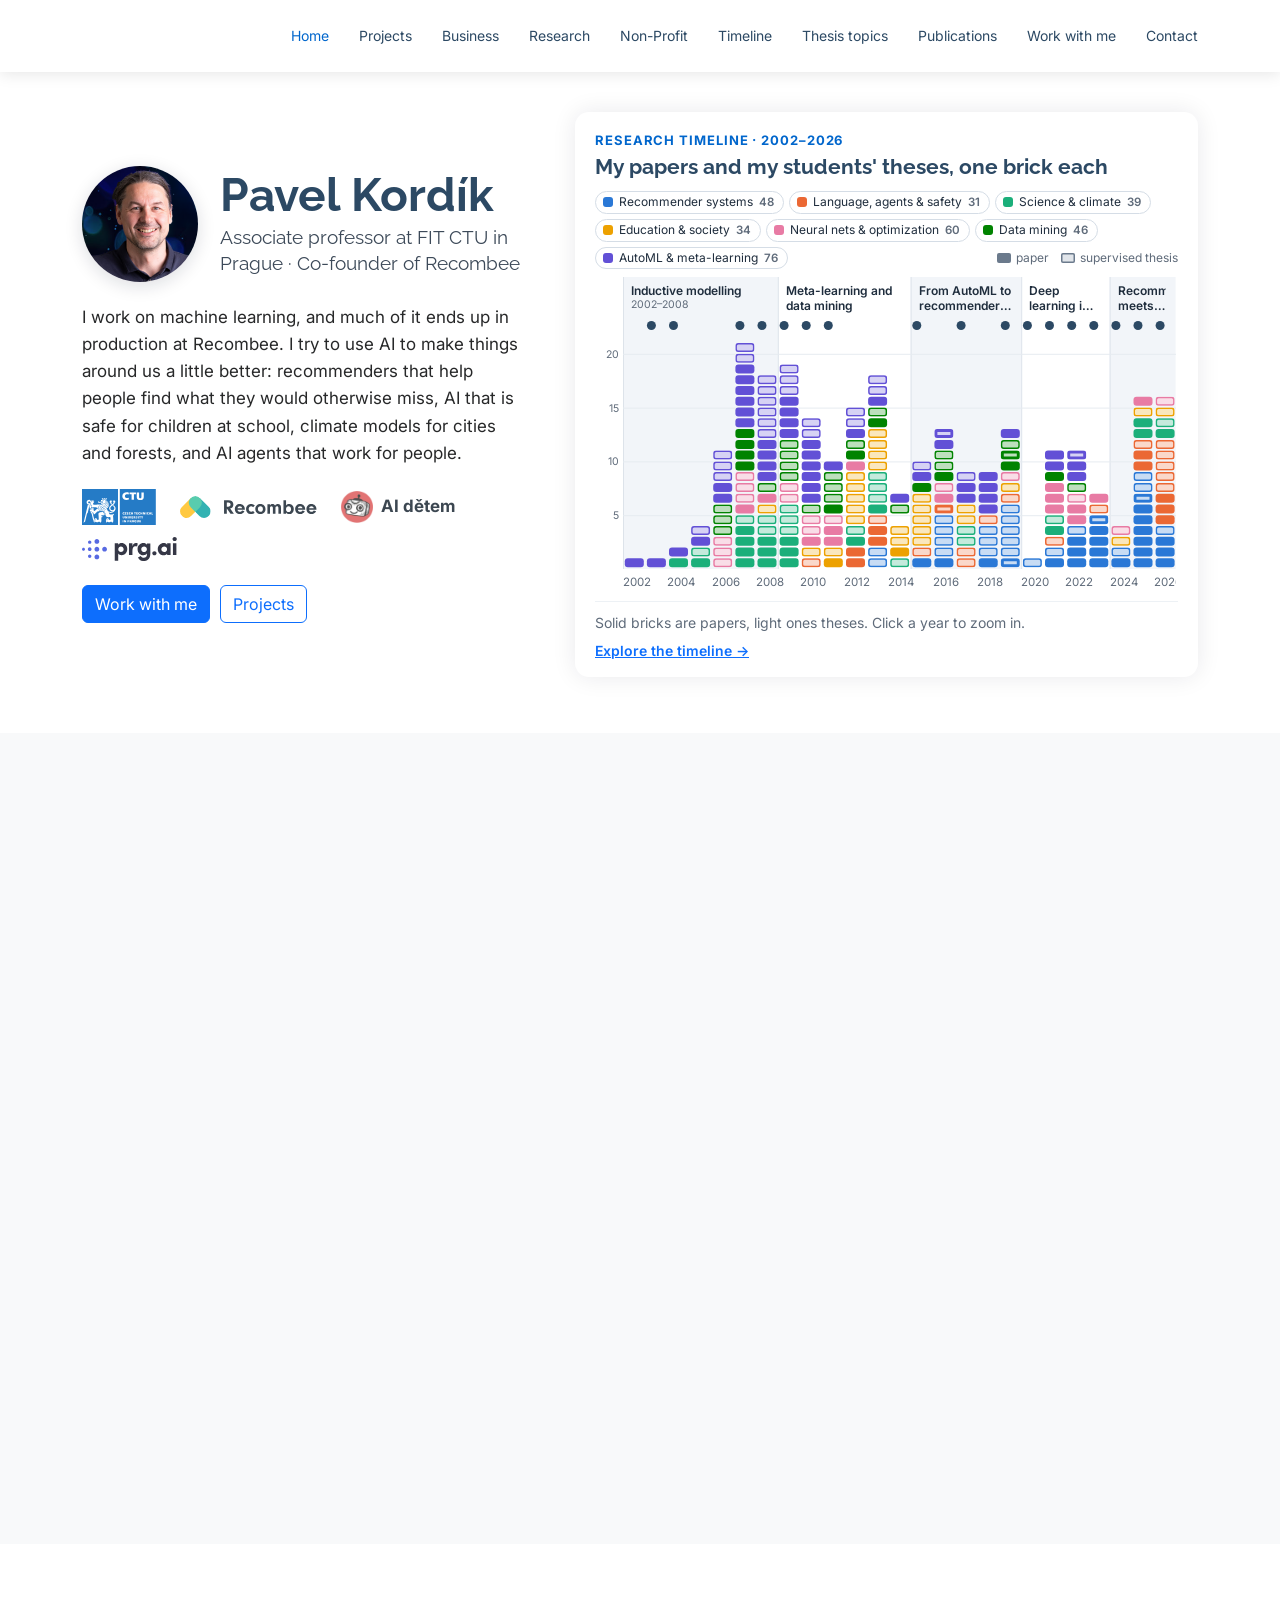
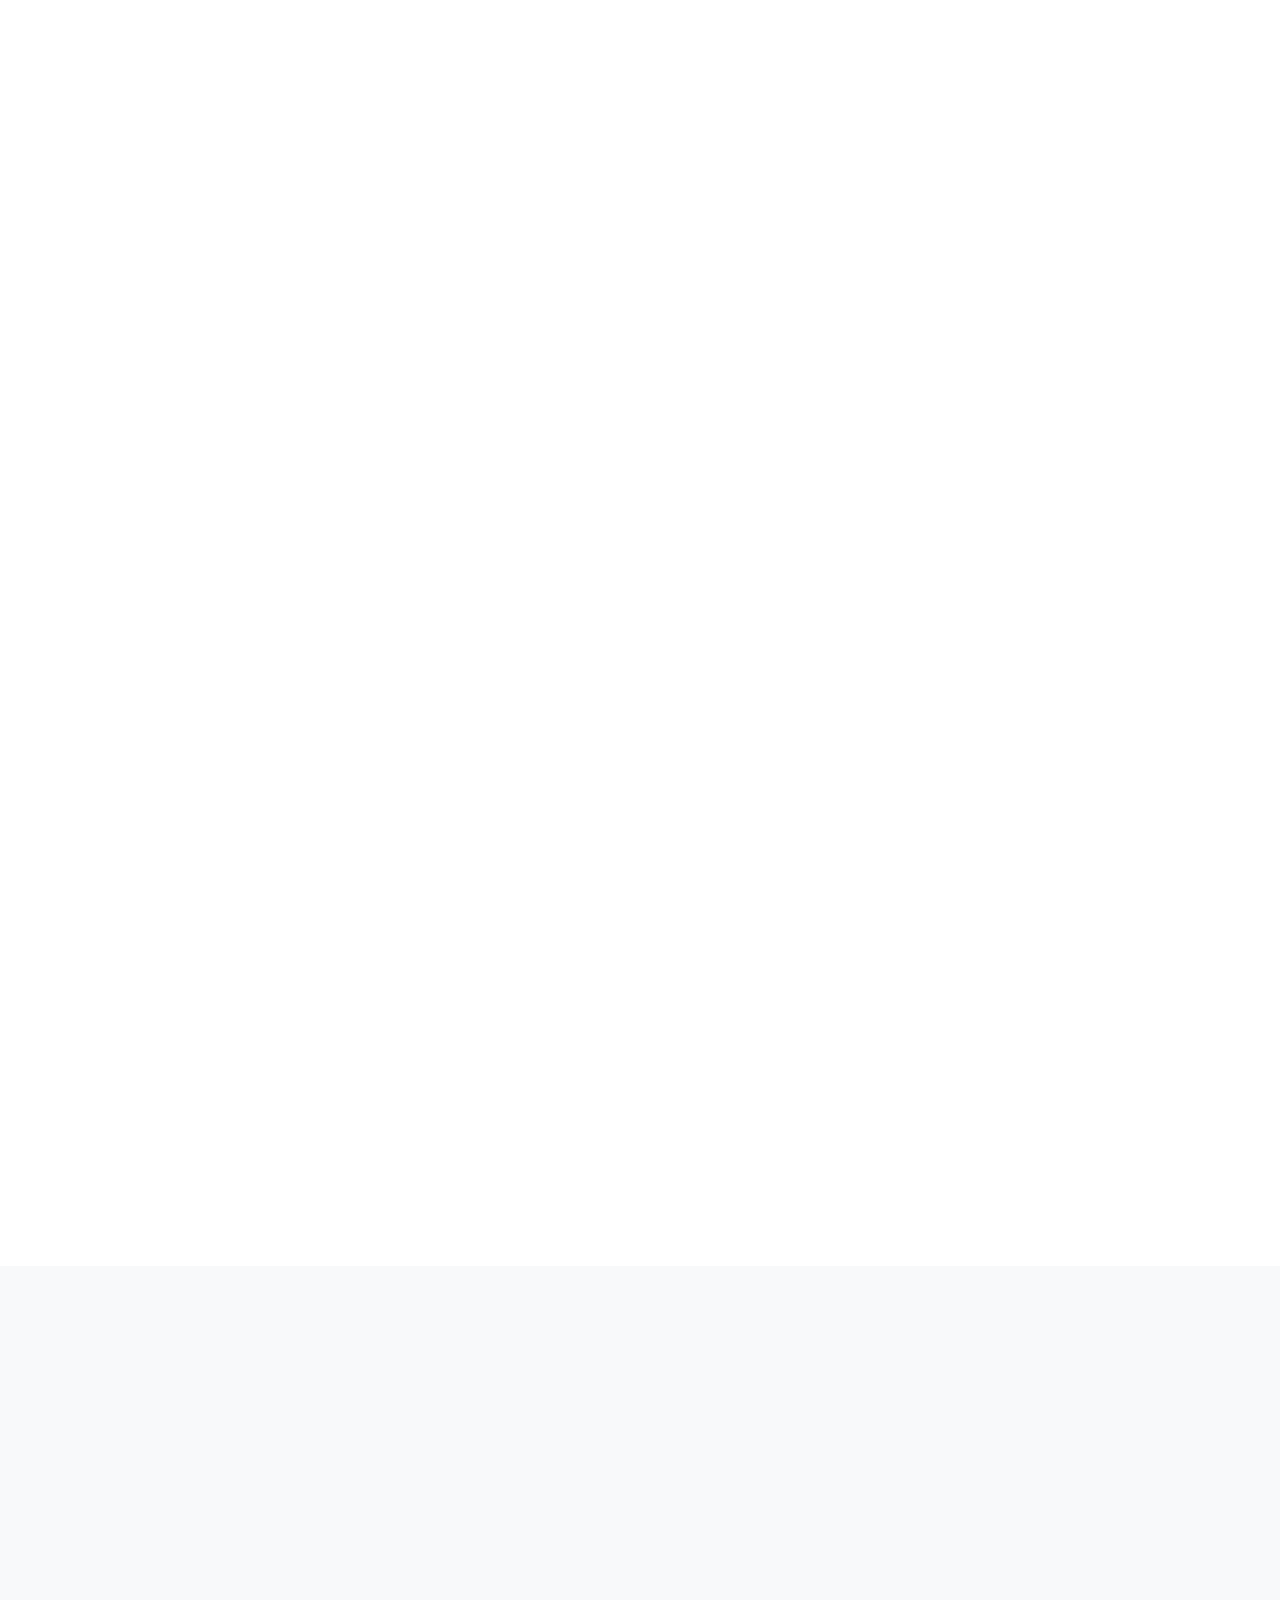
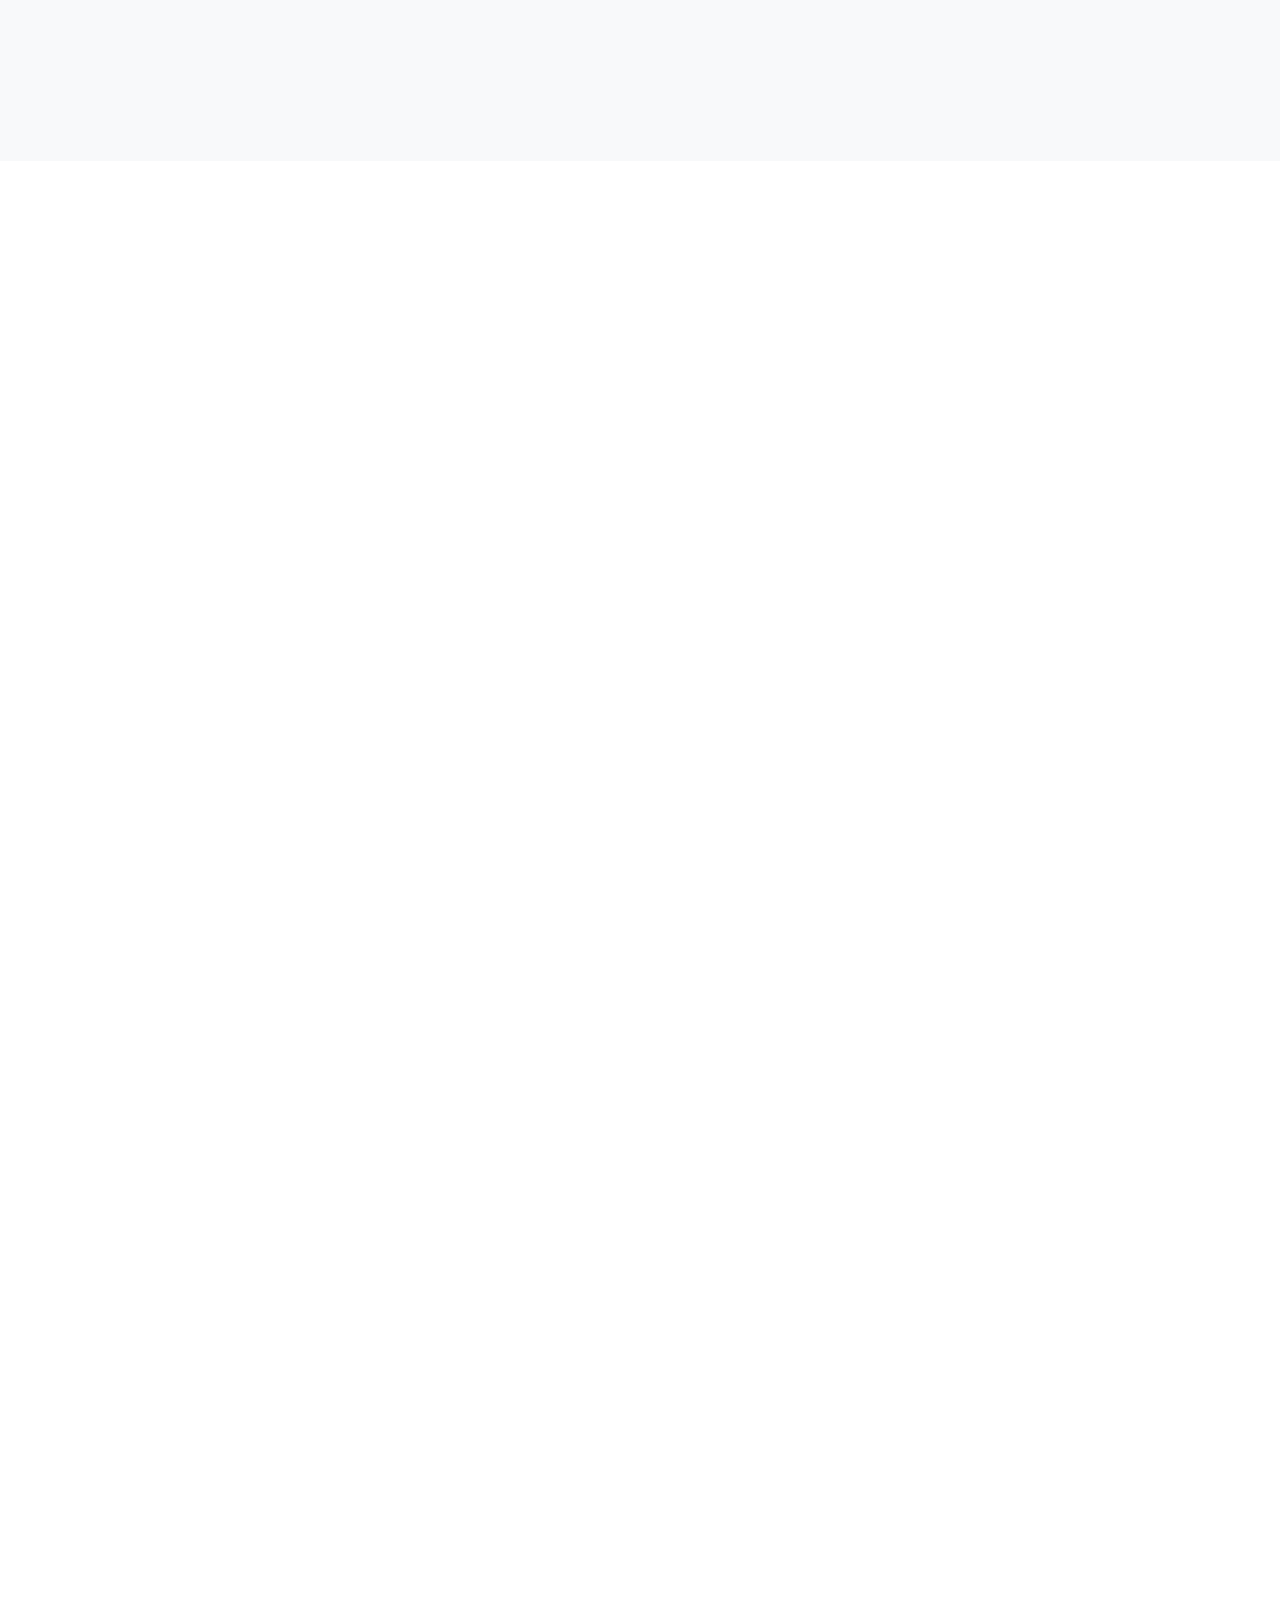
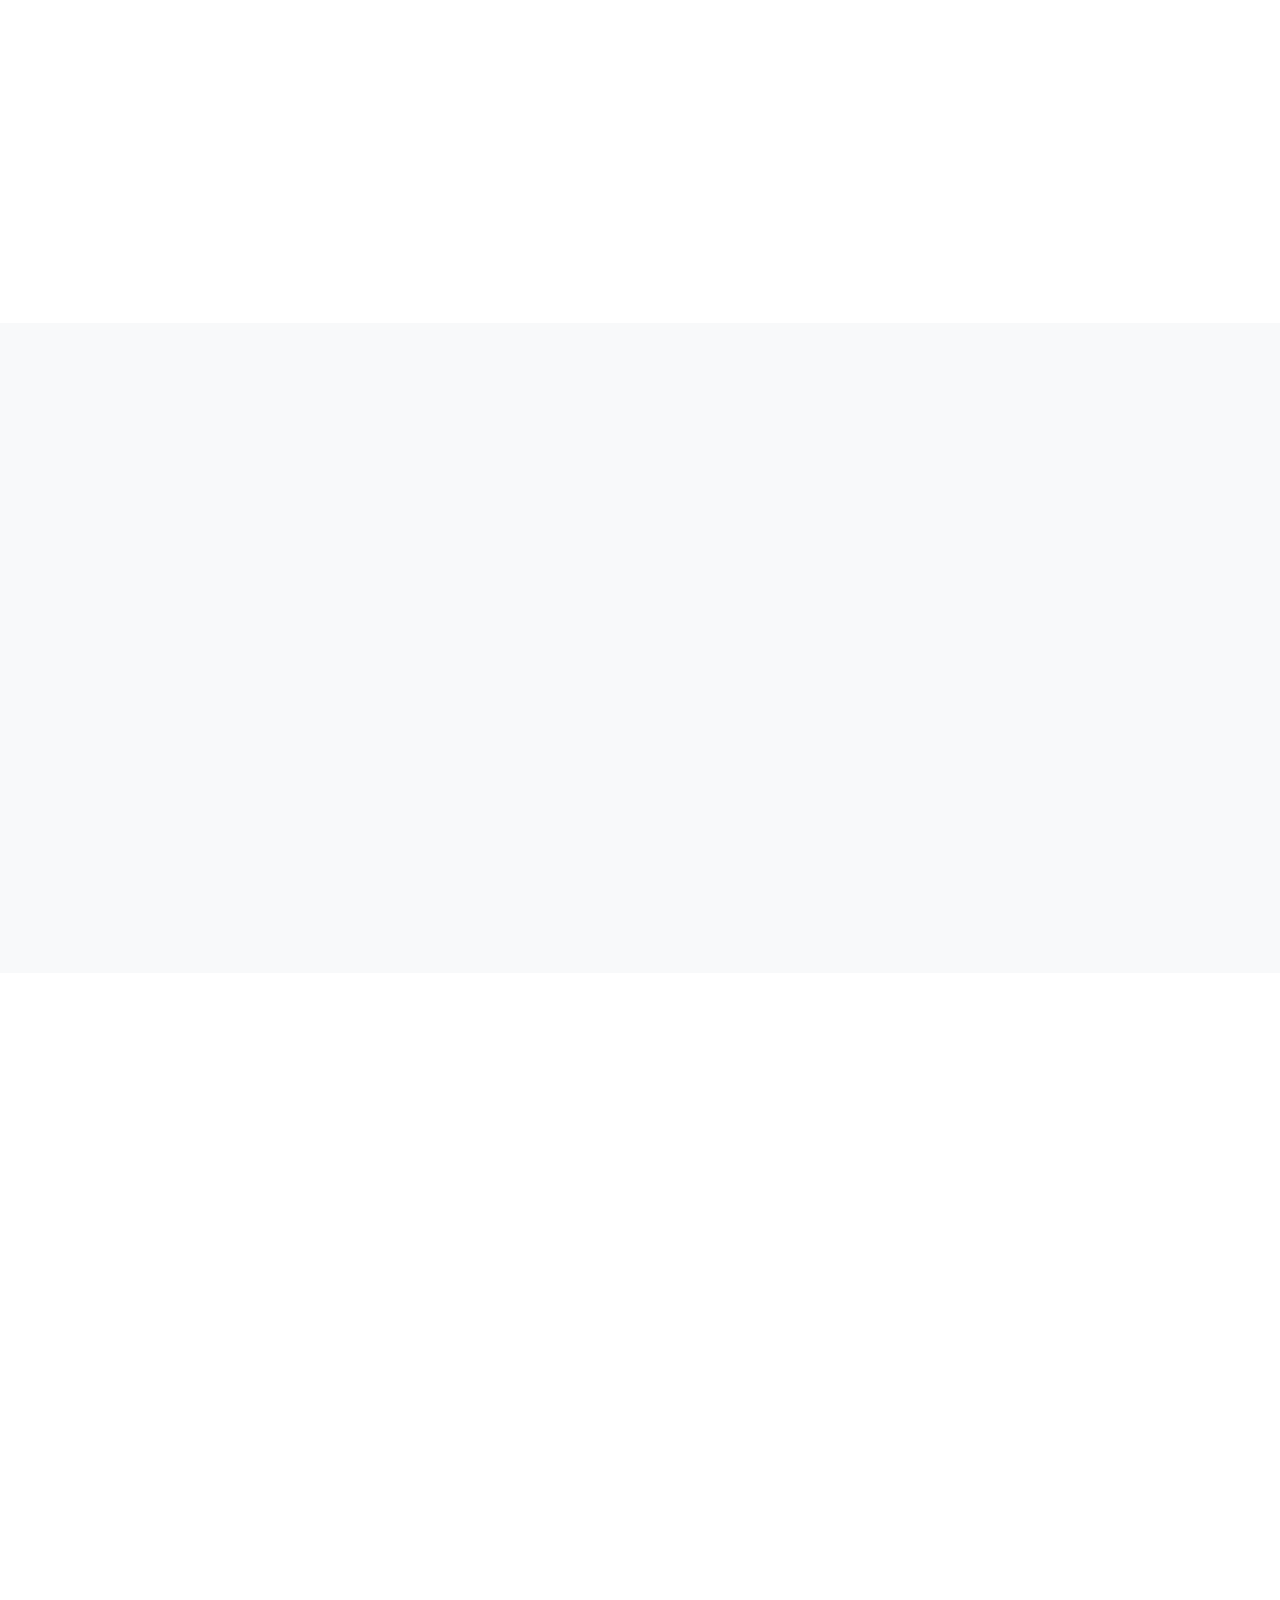
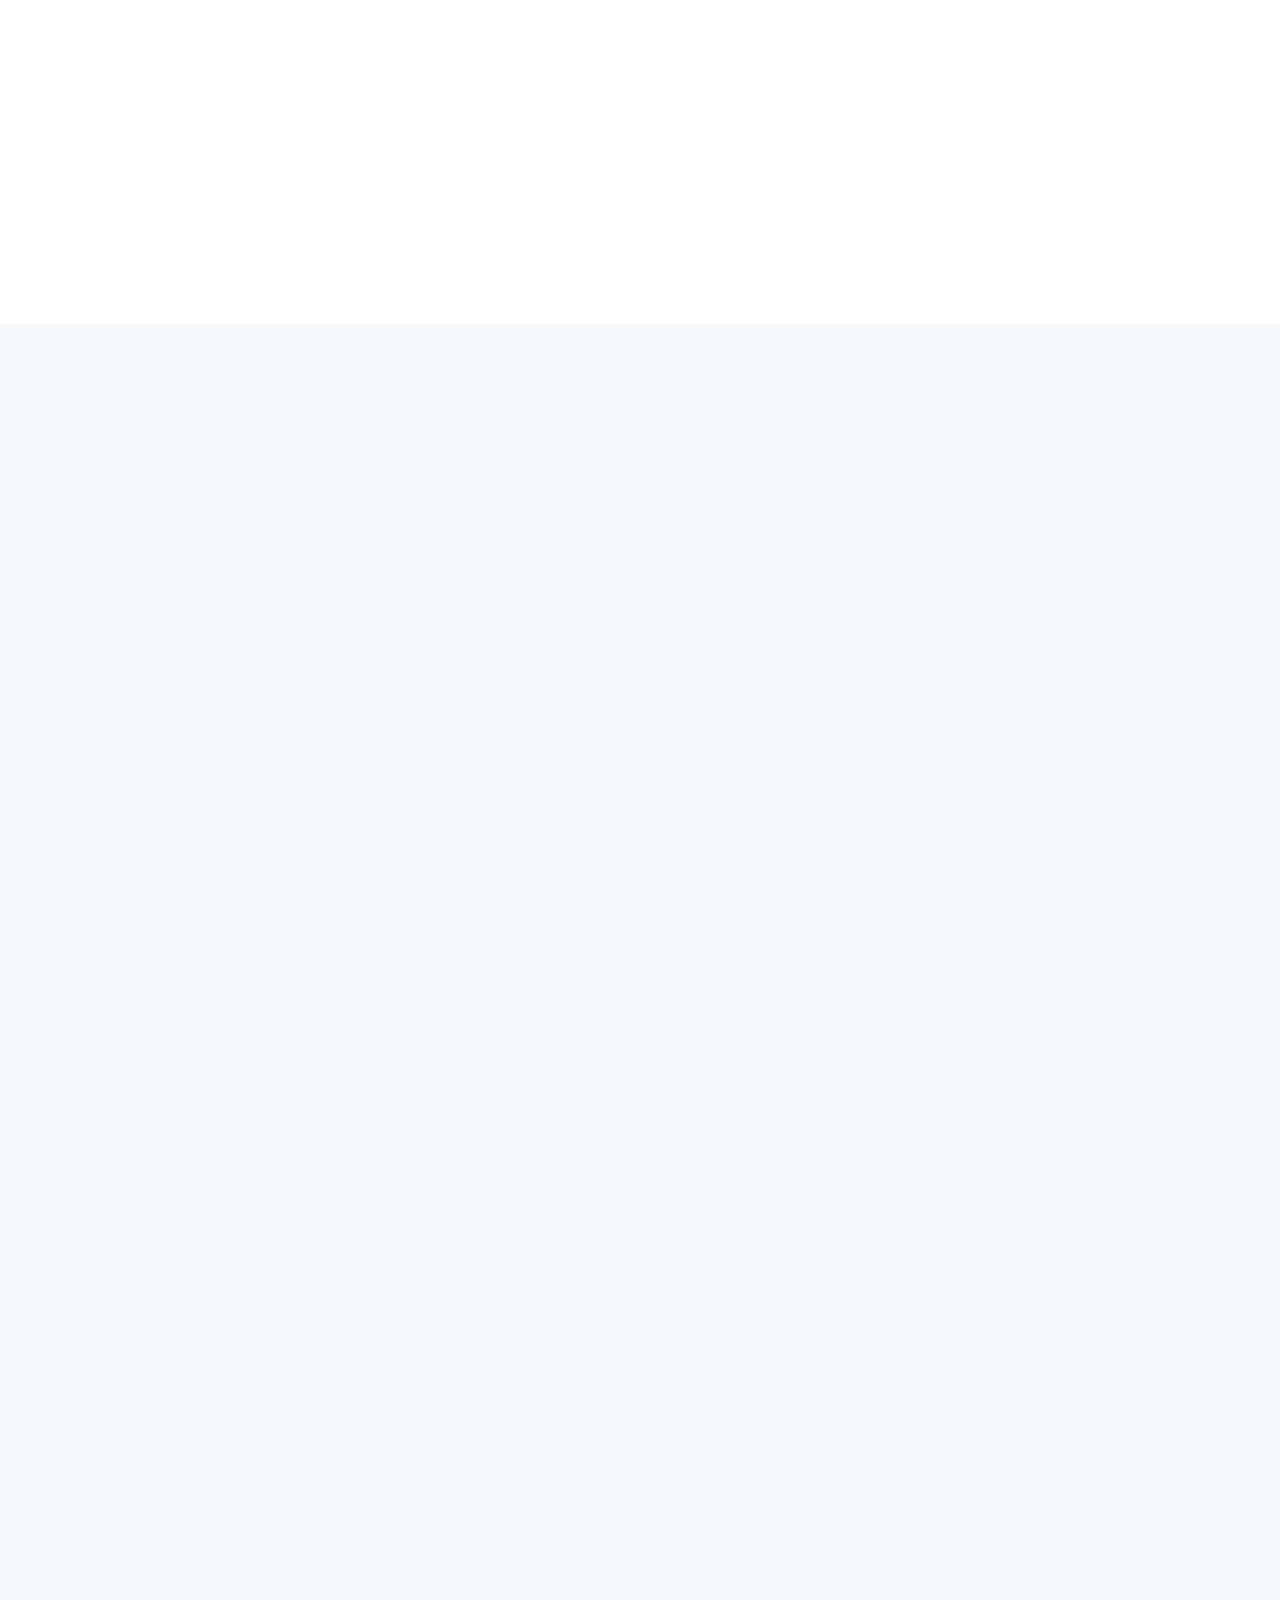
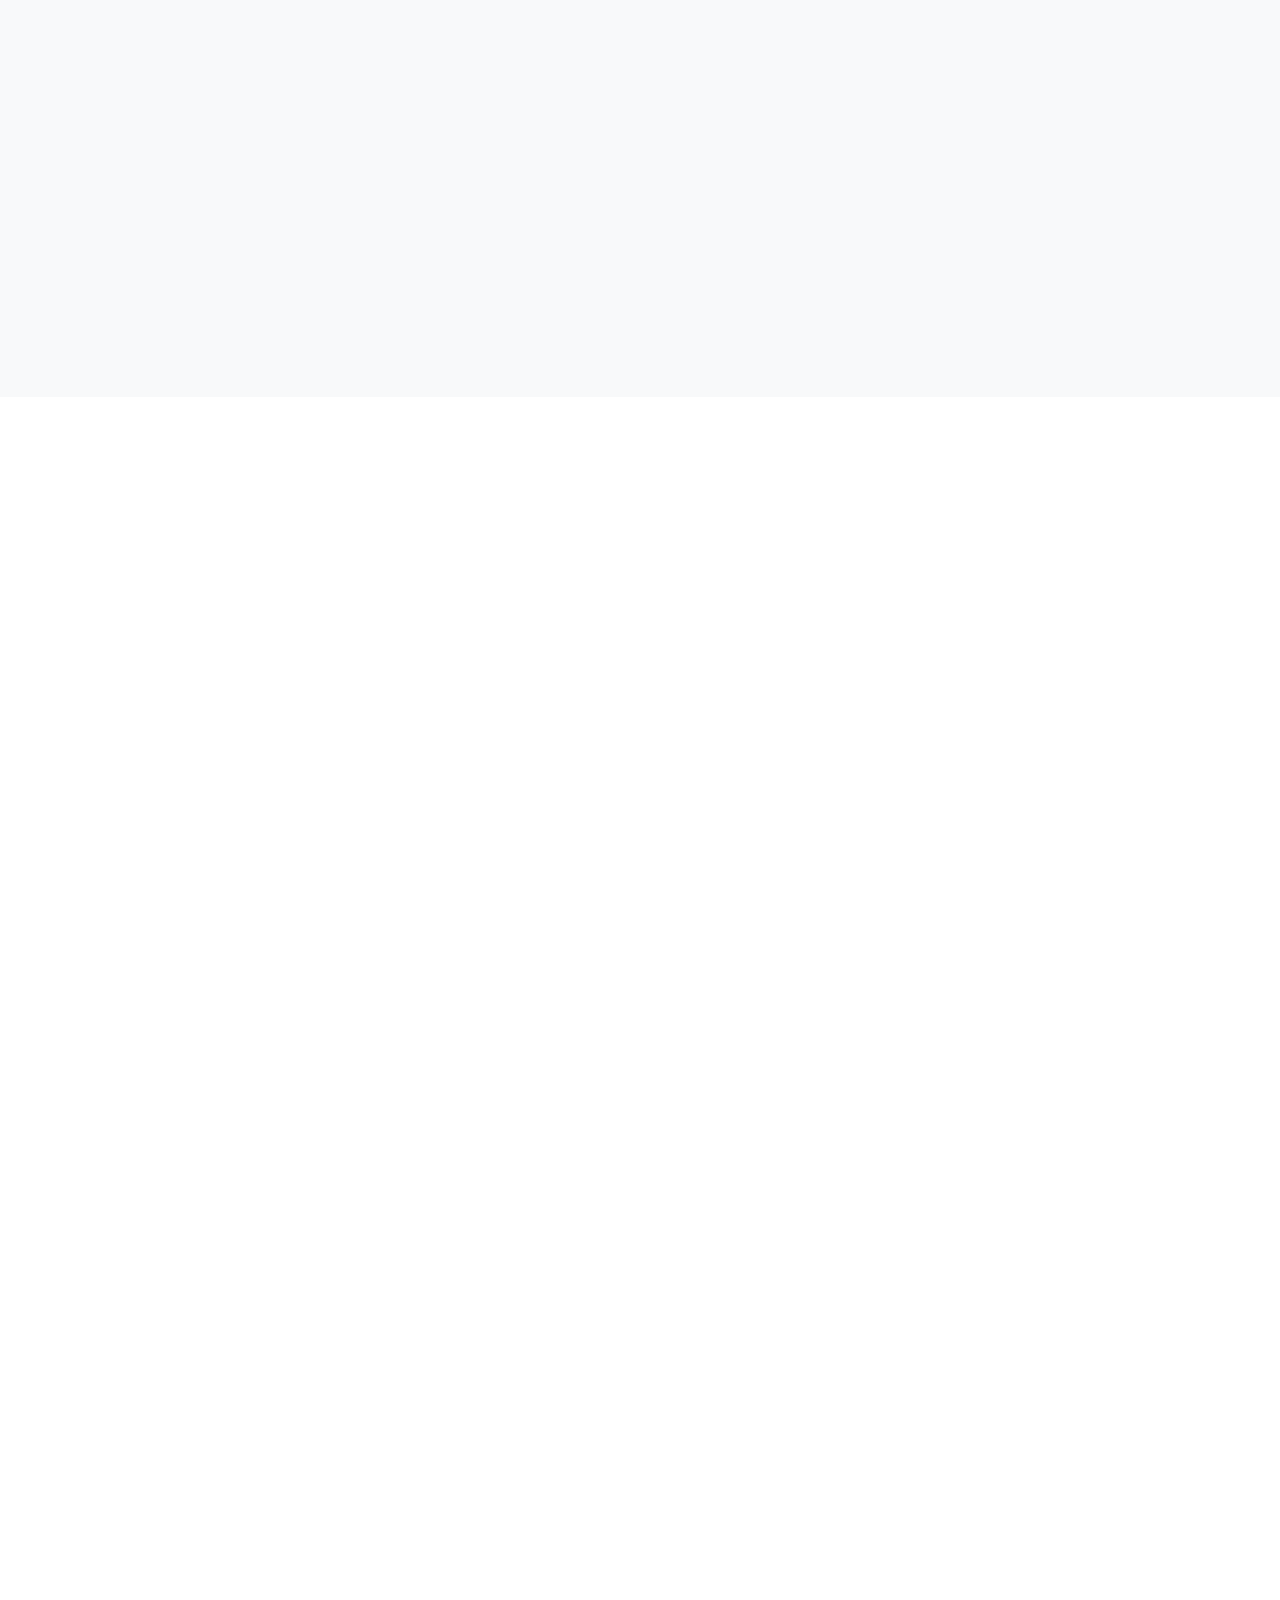
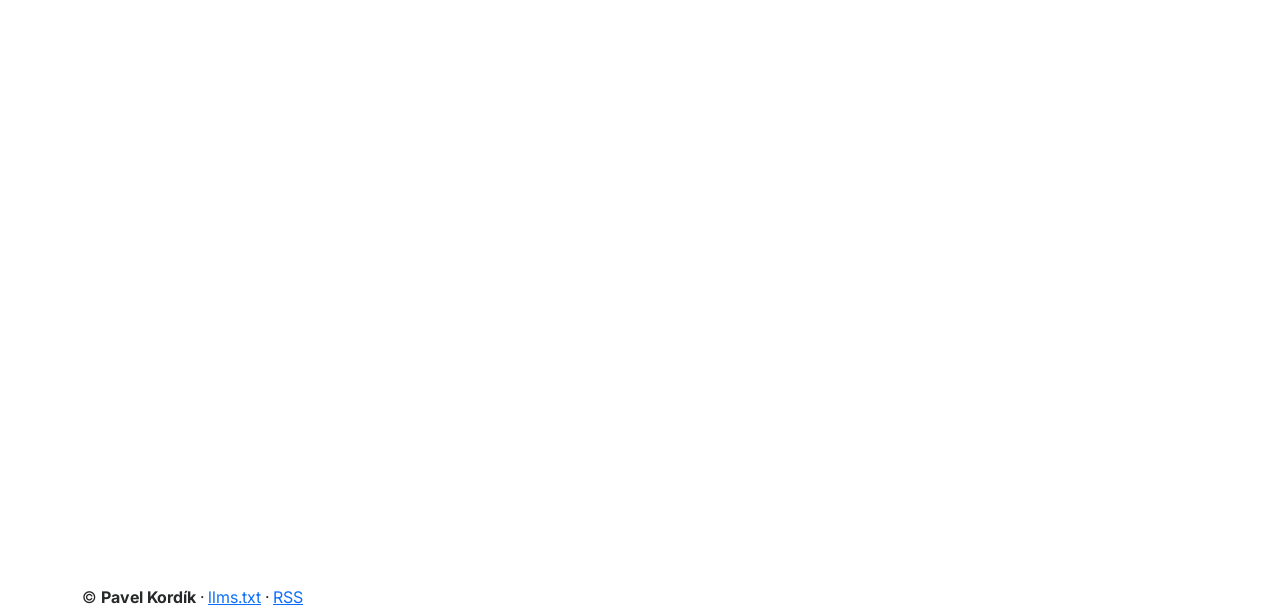
<file: index.html>
<!DOCTYPE html>
<html lang="en">

<head>
  <meta charset="utf-8">
  <meta content="width=device-width, initial-scale=1.0" name="viewport">

  <title>Pavel Kordík – AI researcher at FIT CTU Prague, co-founder of Recombee</title>
  <meta content="Pavel Kordík (Kordik), associate professor at FIT CTU (FIT ČVUT) in Prague and co-founder of Recombee. Research on recommender systems, AI agents and machine learning since 2002, projects, thesis topics and how to work together." name="description">
  <meta content="Pavel Kordík, Pavel Kordik, Kordík, FIT ČVUT, FIT CTU, Czech Technical University, umělá inteligence, strojové učení, doporučovací systémy, artificial intelligence, machine learning, recommender systems, Recombee, AI dětem, prg.ai, PhD topics" name="keywords">
  <meta name="author" content="Pavel Kordík">

  <!-- Favicon -->
  <link rel="apple-touch-icon" sizes="180x180" href="assets/favicon/apple-touch-icon.png?v=2">
  <link rel="icon" type="image/png" sizes="96x96" href="assets/favicon/favicon-96x96.png?v=2">
  <link rel="icon" type="image/svg+xml" href="assets/favicon/favicon.svg?v=2">
  <link rel="icon" href="assets/favicon/favicon.ico?v=2">
  <link rel="manifest" href="assets/favicon/site.webmanifest?v=2">
  <meta name="msapplication-TileColor" content="#0066cc">
  <meta name="theme-color" content="#ffffff">
  <link rel="canonical" href="https://kordikp.github.io/">
  <link rel="me" href="https://orcid.org/0000-0003-1433-0089">
  <link rel="me" href="https://scholar.google.cz/citations?user=9VIGa78AAAAJ">
  <meta name="robots" content="index, follow, max-snippet:-1, max-image-preview:large, max-video-preview:-1">
  <link rel="preconnect" href="https://fonts.googleapis.com">
  <link rel="preconnect" href="https://fonts.gstatic.com" crossorigin>
  <link rel="preconnect" href="https://cdn.jsdelivr.net">
  <link rel="preconnect" href="https://unpkg.com">
  <meta property="og:type" content="profile">
  <meta property="og:title" content="Pavel Kordík – AI researcher at FIT CTU Prague, co-founder of Recombee">
  <meta property="og:description" content="Pavel Kordík (Kordik), associate professor at FIT CTU (FIT ČVUT) in Prague and co-founder of Recombee. Research on recommender systems, AI agents and machine learning since 2002, projects, thesis topics and how to work together.">
  <meta property="og:url" content="https://kordikp.github.io/">
  <meta property="og:image" content="https://kordikp.github.io/assets/img/PAVEL-KORDIK-420x420.png">
  <meta property="og:image:alt" content="Portrait photo of Pavel Kordík">
  <meta property="og:image:width" content="420">
  <meta property="og:image:height" content="420">
  <meta property="og:site_name" content="Pavel Kordík">
  <meta property="og:locale" content="en_US">
  <meta property="og:locale:alternate" content="cs_CZ">
  <meta property="profile:first_name" content="Pavel">
  <meta property="profile:last_name" content="Kordík">
  <meta name="twitter:card" content="summary_large_image">
  <meta name="twitter:title" content="Pavel Kordík – AI researcher at FIT CTU Prague, co-founder of Recombee">
  <meta name="twitter:description" content="Pavel Kordík (Kordik), associate professor at FIT CTU (FIT ČVUT) in Prague and co-founder of Recombee. Research on recommender systems, AI agents and machine learning since 2002, projects, thesis topics and how to work together.">
  <meta name="twitter:image" content="https://kordikp.github.io/assets/img/PAVEL-KORDIK-420x420.png">
  <meta name="twitter:site" content="@pavelkordik">
  <link rel="search" type="application/opensearchdescription+xml" title="Search Pavel Kordík site" href="https://kordikp.github.io/opensearch.xml">
  <link rel="alternate" type="application/rss+xml" title="Pavel Kordík - Updates" href="https://kordikp.github.io/rss.xml">

  <!-- Structured Data for SEO -->
  <script type="application/ld+json">
{
  "@context": "https://schema.org",
  "@type": "ProfilePage",
  "@id": "https://kordikp.github.io/#profile",
  "url": "https://kordikp.github.io/",
  "name": "Pavel Kordík – AI researcher at FIT CTU Prague, co-founder of Recombee",
  "dateModified": "2026-10-19",
  "inLanguage": "en",
  "mainEntity": {
    "@type": "Person",
    "@id": "https://kordikp.github.io/#person",
    "name": "Pavel Kordík",
    "givenName": "Pavel",
    "familyName": "Kordík",
    "alternateName": [
      "Pavel Kordik",
      "doc. Ing. Pavel Kordík, Ph.D.",
      "P. Kordík"
    ],
    "honorificPrefix": "doc. Ing.",
    "honorificSuffix": "Ph.D.",
    "url": "https://kordikp.github.io/",
    "image": "https://kordikp.github.io/assets/img/PAVEL-KORDIK-420x420.png",
    "description": "Czech AI researcher and entrepreneur. Associate professor at the Faculty of Information Technology, Czech Technical University in Prague, working on recommender systems, AI agents and machine learning; co-founder of Recombee, experts.ai, EduMatch, AI dětem and prg.ai.",
    "jobTitle": [
      "Associate Professor",
      "Co-founder of Recombee"
    ],
    "affiliation": {
      "@type": "CollegeOrUniversity",
      "name": "Faculty of Information Technology, Czech Technical University in Prague",
      "alternateName": [
        "FIT ČVUT",
        "FIT CTU"
      ],
      "url": "https://fit.cvut.cz/en"
    },
    "worksFor": [
      {
        "@type": "Organization",
        "name": "Recombee",
        "url": "https://www.recombee.com"
      },
      {
        "@type": "CollegeOrUniversity",
        "name": "Czech Technical University in Prague",
        "url": "https://fit.cvut.cz/en"
      }
    ],
    "alumniOf": {
      "@type": "CollegeOrUniversity",
      "name": "Czech Technical University in Prague"
    },
    "founder": [
      {
        "@type": "Organization",
        "name": "Recombee",
        "url": "https://www.recombee.com"
      },
      {
        "@type": "Organization",
        "name": "experts.ai",
        "url": "https://experts.ai"
      },
      {
        "@type": "Organization",
        "name": "AI dětem",
        "url": "https://aidetem.cz"
      },
      {
        "@type": "Organization",
        "name": "prg.ai",
        "url": "https://prg.ai"
      }
    ],
    "knowsAbout": [
      "Artificial intelligence",
      "Machine learning",
      "Recommender systems",
      "Information retrieval",
      "Large language models",
      "AI agents",
      "AI safety",
      "AutoML and meta-learning",
      "Machine learning for weather and climate",
      "AI in education"
    ],
    "knowsLanguage": [
      "cs",
      "en"
    ],
    "nationality": {
      "@type": "Country",
      "name": "Czech Republic"
    },
    "identifier": [
      {
        "@type": "PropertyValue",
        "propertyID": "ORCID",
        "value": "0000-0003-1433-0089"
      }
    ],
    "sameAs": [
      "https://orcid.org/0000-0003-1433-0089",
      "https://fit.cvut.cz/en/faculty/people/5190-pavel-kordik",
      "https://scholar.google.cz/citations?user=9VIGa78AAAAJ",
      "https://dblp.org/pid/00/3917",
      "https://openalex.org/A5035026045",
      "https://www.linkedin.com/in/kordik/",
      "https://github.com/kordikp",
      "https://twitter.com/pavelkordik",
      "https://medium.com/@pavelkordik",
      "https://pavelkordik.substack.com/",
      "https://about.me/kordik",
      "https://www.researchgate.net/profile/Pavel-Kordik"
    ]
  }
}
  </script>
  <script type="application/ld+json">
  {
    "@context": "https://schema.org",
    "@type": "WebSite",
    "url": "https://kordikp.github.io/",
    "name": "Pavel Kordík",
    "alternateName": "kordikp.github.io",
    "publisher": {
      "@id": "https://kordikp.github.io/#person"
    },
    "potentialAction": {
      "@type": "SearchAction",
      "target": "https://www.google.com/search?q={search_term_string}+site:kordikp.github.io",
      "query-input": "required name=search_term_string"
    }
  }
  </script>

  <!-- Google Fonts -->
  <link href="https://fonts.googleapis.com/css?family=Inter:300,300i,400,400i,600,600i,700,700i|Raleway:300,300i,400,400i,500,500i,600,600i,700,700i" rel="stylesheet">

  <!-- Vendor CSS Files -->
  <link href="https://cdn.jsdelivr.net/npm/bootstrap@5.3.0/dist/css/bootstrap.min.css" rel="stylesheet">
  <link href="https://cdn.jsdelivr.net/npm/bootstrap-icons@1.10.0/font/bootstrap-icons.css" rel="stylesheet">
  <link href="https://unpkg.com/aos@2.3.1/dist/aos.css" rel="stylesheet">

  <style>
    :root {
      --primary-color: #0066cc;
      --secondary-color: #2c4964;
      --text-color: #272829;
      --light-bg: #f8f9fa;
    }

    body {
      font-family: 'Inter', sans-serif;
      color: var(--text-color);
      line-height: 1.6;
    }

    h1, h2, h3, h4, h5, h6 {
      font-family: 'Raleway', sans-serif;
    }

    /* Navigation styles */
    #header {
      background: rgba(255, 255, 255, 0.95);
      box-shadow: 0px 2px 15px rgba(0, 0, 0, 0.1);
      transition: all 0.5s;
      z-index: 997;
      padding: 15px 0;
    }
    
    #header .logo {
      font-size: 28px;
      margin: 0;
      padding: 0;
      line-height: 1;
      font-weight: 700;
      font-family: 'Raleway', sans-serif;
    }
    
    #header .logo a {
      color: var(--secondary-color);
      text-decoration: none;
    }
    
    .navbar {
      padding: 0;
    }
    
    .navbar ul {
      margin: 0;
      padding: 0;
      display: flex;
      list-style: none;
      align-items: center;
    }
    
    .navbar li {
      position: relative;
    }
    
    .navbar a, .navbar a:focus {
      display: flex;
      align-items: center;
      justify-content: space-between;
      padding: 10px 0 10px 30px;
      font-size: 14px;
      color: var(--secondary-color);
      white-space: nowrap;
      transition: 0.3s;
      text-decoration: none;
    }
    
    .navbar a i, .navbar a:focus i {
      font-size: 12px;
      line-height: 0;
      margin-left: 5px;
    }
    
    .navbar a:hover, .navbar .active, .navbar .active:focus, .navbar li:hover > a {
      color: var(--primary-color);
    }
    
    .mobile-nav-toggle {
      color: var(--secondary-color);
      font-size: 28px;
      cursor: pointer;
      display: none;
      line-height: 0;
      transition: 0.5s;
    }
    
    .mobile-nav-toggle.bi-x {
      color: #fff;
    }
    
    @media (max-width: 991px) {
      .mobile-nav-toggle {
        display: block;
      }
      
      .navbar ul {
        display: none;
      }
    }
    
    .navbar-mobile {
      position: fixed;
      overflow: hidden;
      top: 0;
      right: 0;
      left: 0;
      bottom: 0;
      background: rgba(0, 0, 0, 0.9);
      transition: 0.3s;
      z-index: 999;
    }
    
    .navbar-mobile .mobile-nav-toggle {
      position: absolute;
      top: 15px;
      right: 15px;
    }
    
    .navbar-mobile ul {
      display: block;
      position: absolute;
      top: 55px;
      right: 15px;
      bottom: 15px;
      left: 15px;
      padding: 10px 0;
      background-color: #fff;
      overflow-y: auto;
      transition: 0.3s;
    }
    
    .navbar-mobile a, .navbar-mobile a:focus {
      padding: 10px 20px;
      font-size: 15px;
      color: var(--secondary-color);
    }
    
    .navbar-mobile a:hover, .navbar-mobile .active, .navbar-mobile li:hover > a {
      color: var(--primary-color);
    }
    
    html {
      scroll-behavior: smooth;
    }

    /* Hero: who I am on the left, the research timeline on the right (below it on phones) */
    .hero { width: 100%; background: #fff; padding: 112px 0 56px; }
    .hero-grid { display: grid; grid-template-columns: minmax(0, 5fr) minmax(0, 7fr); gap: 48px; align-items: center; }
    .hero-id { display: flex; align-items: center; gap: 22px; margin-bottom: 22px; }
    .hero-photo { width: 116px; height: 116px; border-radius: 50%; object-fit: cover; flex: none; box-shadow: 0 4px 18px rgba(16, 24, 40, .14); }
    .hero h1 { font-size: 46px; font-weight: 700; color: var(--secondary-color); margin: 0 0 6px; line-height: 1.05; }
    .hero-role { font-family: 'Raleway', sans-serif; font-size: 19px; line-height: 1.35; color: #3d4a59; margin: 0; }
    .hero-text { font-size: 17px; line-height: 1.6; margin: 0; }
    .hero-tl { background: #fff; border-radius: 14px; box-shadow: 0 0 24px rgba(16, 24, 40, .09); padding: 18px 20px 14px; }
    .htl-k { font-size: 13px; font-weight: 700; letter-spacing: .07em; text-transform: uppercase; color: var(--primary-color); }
    .hero-tl h2 { font-size: 21px; font-weight: 700; color: var(--secondary-color); margin: 3px 0 12px; }
    .htl-chart { height: 400px; }
    .htl-foot { display: flex; align-items: center; justify-content: space-between; gap: 6px 18px; flex-wrap: wrap; margin-top: 10px; padding-top: 10px; border-top: 1px solid #edf1f5; font-size: 14px; color: #5f6b7a; }
    .htl-foot a { font-weight: 600; white-space: nowrap; }
    #header .logo { transition: opacity .25s; }
    body.hero-top #header .logo { opacity: 0; visibility: hidden; }
    @media (max-width: 991px) {
      .hero { padding: 92px 0 36px; }
      .hero-grid { grid-template-columns: minmax(0, 1fr); gap: 28px; }
    }
    @media (max-width: 575px) {
      .hero { padding-top: 76px; }
      .hero-id { gap: 16px; margin-bottom: 14px; }
      .hero-photo { width: 76px; height: 76px; }
      .hero h1 { font-size: 34px; margin-bottom: 4px; }
      .hero-role { font-size: 15px; }
      .hero-text { font-size: 15.5px; line-height: 1.55; }
      .hero-ctas .btn { flex: 1 1 0; }
      .hero-tl { padding: 12px 10px 10px; }
      .hero-tl h2 { font-size: 18px; margin-bottom: 8px; }
      .htl-chart { height: 300px; }
    }

    .section-title {
      padding-bottom: 30px;
    }

    .section-title h2 {
      font-size: 32px;
      font-weight: bold;
      margin-bottom: 20px;
      padding-bottom: 20px;
      position: relative;
      color: var(--secondary-color);
    }

    .section-title h2::after {
      content: '';
      position: absolute;
      display: block;
      width: 50px;
      height: 3px;
      background: var(--primary-color);
      bottom: 0;
      left: 0;
    }

    section {
      padding: 60px 0;
      overflow: hidden;
    }

    .achievement-box {
      padding: 30px;
      box-shadow: 0 0 24px 0 rgba(0, 0, 0, 0.1);
      background: #fff;
      margin-bottom: 30px;
      transition: all 0.3s ease-in-out;
    }

    .achievement-box:hover {
      transform: translateY(-5px);
    }

    .achievement-box ul {
      list-style: none;
      padding-left: 0;
      margin-bottom: 0;
    }

    .achievement-box ul li {
      position: relative;
      padding-left: 26px;
      margin-bottom: 10px;
    }

    .achievement-box ul li:before {
      content: "\F633";
      font-family: "bootstrap-icons";
      position: absolute;
      left: 0;
      color: var(--primary-color);
      font-size: 16px;
    }

    .course-box {
      padding: 20px;
      height: 100%;
      border-left: 3px solid var(--primary-color);
      background: rgba(255, 255, 255, 0.5);
      transition: all 0.3s ease-in-out;
    }

    .course-box:hover {
      background: white;
      transform: translateX(5px);
    }

    .course-box h4 {
      color: var(--secondary-color);
      font-size: 20px;
      margin-bottom: 15px;
    }

    .course-box p {
      font-size: 15px;
      margin-bottom: 0;
    }

    .teaching-highlights h4 {
      color: var(--secondary-color);
      margin-bottom: 20px;
    }

    .social-links a {
      font-size: 24px;
      margin-right: 15px;
      color: var(--secondary-color);
      transition: 0.3s;
    }

    .social-links a:hover {
      color: var(--primary-color);
    }

    .publication-item {
      margin-bottom: 2rem;
    }
    
    .publication-item h4 {
      color: var(--secondary-color);
      margin-bottom: 1rem;
    }

    .paper {
      margin-bottom: 1.5rem;
    }

    .paper strong {
      display: inline-block;
      margin-bottom: 0.5rem;
      color: var(--primary-color);
    }

    .paper .title-row {
      display: flex;
      align-items: center;
      flex-wrap: wrap;
      gap: 10px;
      margin-bottom: 0.5rem;
    }

    .paper .authors {
      font-style: italic;
      margin-bottom: 0.3rem;
    }

    .paper .venue {
      color: var(--secondary-color);
      font-size: 0.9rem;
      margin-bottom: 0.5rem;
    }

    .copy-citation {
      font-size: 0.8rem;
      padding: 0.2rem 0.5rem;
    }
    
    .btn-outline-lightblue {
      color: #5bc0de;
      border-color: #5bc0de;
    }
    
    .btn-outline-lightblue:hover {
      color: #fff;
      background-color: #5bc0de;
      border-color: #5bc0de;
    }
    
    /* New styles for tabs */
    .nav-tabs .nav-link {
      color: var(--secondary-color);
      border: none;
      border-bottom: 2px solid transparent;
      padding: 0.5rem 1rem;
    }
    
    .nav-tabs .nav-link.active {
      color: var(--primary-color);
      background: transparent;
      border-bottom: 2px solid var(--primary-color);
    }
    
    .nav-tabs .nav-link:hover {
      border-color: transparent;
      border-bottom: 2px solid var(--primary-color);
    }
    
    /* Card styling for bridge section */
    .card {
      border: none;
      box-shadow: 0 0 15px rgba(0, 0, 0, 0.05);
      transition: all 0.3s ease;
    }
    
    .card:hover {
      transform: translateY(-5px);
      box-shadow: 0 10px 20px rgba(0, 0, 0, 0.1);
    }
    
    .card-title {
      color: var(--primary-color);
      font-weight: 600;
      margin-bottom: 15px;
    }
    
    /* Badge styling */
    .badge {
      margin-left: 10px;
      padding: 6px 10px;
      font-weight: 500;
      vertical-align: middle;
    }
    
    /* Remove the venue-citation styling */
    .venue-citation {
      display: flex;
      align-items: center;
      gap: 10px;
    }
    
    .venue-citation .badge {
      margin-left: 10px;
    }

    /* Projects */
    .projects { background: var(--light-bg); }
    .project-grid { display: grid; grid-template-columns: repeat(3, 1fr); gap: 22px; }
    .project-card { background: #fff; border-radius: 12px; box-shadow: 0 0 20px rgba(0, 0, 0, 0.07); display: flex; flex-direction: column; overflow: hidden; transition: transform .3s; }
    .project-card:hover { transform: translateY(-4px); }
    .project-card.wide { grid-column: span 2; }
    .pc-shot { display: block; aspect-ratio: 16 / 10; overflow: hidden; background: #eef2f6; border-bottom: 1px solid #e6ebf0; }
    .pc-shot img { width: 100%; height: 100%; object-fit: cover; object-position: top left; transition: transform .5s; }
    .project-card:hover .pc-shot img { transform: scale(1.04); }
    .pc-body { padding: 18px 20px 20px; display: flex; flex-direction: column; flex: 1; }
    .pc-split { display: grid; grid-template-columns: 1fr 1fr; gap: 28px; }
    .pc-split > div { display: flex; flex-direction: column; }
    .pc-repos { list-style: none; padding: 0; margin: 0; font-size: 14px; }
    .pc-repos li { padding: 7px 0; border-top: 1px solid #edf1f5; color: #4b5866; }
    .pc-repos a { font-weight: 600; text-decoration: none; color: var(--secondary-color); margin-right: 6px; white-space: nowrap; }
    .pc-repos a:hover { color: var(--primary-color); }
    .pc-new { align-self: flex-start; font-size: 11px; font-weight: 700; letter-spacing: .06em; text-transform: uppercase; background: #fff1e8; color: #a8461a; border-radius: 999px; padding: 2px 10px; margin-bottom: 6px; }
    @media (max-width: 991px) { .project-grid { grid-template-columns: repeat(2, 1fr); } }
    @media (max-width: 575px) { .project-grid { grid-template-columns: 1fr; } .project-card.wide { grid-column: auto; } .pc-split { grid-template-columns: 1fr; } }
    .latest { background: #fff; border-radius: 12px; box-shadow: 0 0 20px rgba(0, 0, 0, 0.07); padding: 18px 22px; margin-bottom: 26px; }
    .latest h3 { font-size: 17px; font-weight: 700; color: var(--secondary-color); margin-bottom: 10px; }
    .latest h3 i { color: #eb6834; }
    .latest ul { list-style: none; padding: 0; margin: 0; display: grid; grid-template-columns: 1fr 1fr; gap: 10px 28px; }
    .latest li { display: flex; gap: 10px; align-items: baseline; font-size: 14.5px; line-height: 1.5; }
    .lt-tag { flex: none; font-size: 11px; font-weight: 700; text-transform: uppercase; letter-spacing: .05em; color: var(--primary-color); background: #e6f0fb; border-radius: 6px; padding: 1px 7px; min-width: 74px; text-align: center; }
    @media (max-width: 767px) { .latest ul { grid-template-columns: 1fr; } }
    .pc-icon { width: 44px; height: 44px; border-radius: 12px; background: #e6f0fb; color: var(--primary-color); display: grid; place-items: center; font-size: 22px; margin-bottom: 12px; }
    .project-card h3 { font-size: 19px; font-weight: 700; color: var(--secondary-color); margin-bottom: 8px; }
    .project-card p { font-size: 15px; margin-bottom: 14px; }
    .pc-links { margin-top: auto; display: flex; flex-wrap: wrap; gap: 6px; }
    .pc-links a { font-size: 13px; text-decoration: none; border: 1px solid #c9d6e3; border-radius: 999px; padding: 3px 10px; color: var(--secondary-color); }
    .pc-links a:hover { border-color: var(--primary-color); color: var(--primary-color); }
    .hero-ctas { display: flex; flex-wrap: wrap; gap: 10px; align-items: center; margin-top: 24px; }
    /* Community & recognition */
    .recog { margin-top: 26px; }
    .recog h4 { font-size: 17px; }
    .recog p, .recog li { font-size: 15px; }
    .award-row { display: flex; flex-wrap: wrap; gap: 8px; margin-top: 8px; }
    .award-row span { background: #fff7e6; border: 1px solid #f3dfb2; border-radius: 999px; padding: 3px 12px; font-size: 14px; }
    .award-row i { color: #b7791f; margin-right: 4px; }
    .stat-row { display: flex; flex-wrap: wrap; gap: 14px; margin: 18px 0 6px; }
    .stat-row div { background: #fff; border-left: 3px solid var(--primary-color); padding: 8px 14px; }
    .stat-row b { display: block; font-size: 24px; color: var(--secondary-color); line-height: 1.2; }
    .stat-row span { font-size: 13px; color: #6c757d; }
    @media (max-width: 575px) { .stat-row { display: grid; grid-template-columns: 1fr 1fr; gap: 10px; } .stat-row span { display: block; line-height: 1.3; } }
    .topics-cta { background: var(--secondary-color); color: #fff; border-radius: 14px; padding: 26px; margin-top: 30px; }
    .topics-cta h3 { color: #fff; font-weight: 700; }
    .topics-cta .track-chips a { display: inline-block; margin: 4px 6px 4px 0; padding: 4px 12px; border-radius: 999px; border: 1px solid rgba(255,255,255,.5); color: #fff; text-decoration: none; font-size: 14px; }
    .topics-cta .track-chips a:hover { background: rgba(255,255,255,.15); }
    .badge-done { background: #e9ecef; color: #495057; }
    /* Business */
    .biz-feature { display: grid; grid-template-columns: minmax(0, 1.05fr) minmax(0, 1fr); background: #fff; border-radius: 14px; box-shadow: 0 0 24px rgba(0, 0, 0, 0.08); overflow: hidden; margin-bottom: 22px; }
    .biz-shot { display: block; background: #0d2a24; }
    .biz-shot img { width: 100%; height: 100%; object-fit: cover; object-position: left center; display: block; }
    .biz-body { padding: 26px 28px; display: flex; flex-direction: column; }
    .biz-body h3 { font-size: 28px; font-weight: 700; color: var(--secondary-color); margin-bottom: 10px; }
    .biz-body p { font-size: 15.5px; }
    .biz-kicker { font-size: 12px; font-weight: 700; letter-spacing: .06em; text-transform: uppercase; color: var(--primary-color); margin-bottom: 4px; }
    .biz-stats { display: grid; grid-template-columns: repeat(3, 1fr); gap: 10px; margin: 6px 0 22px; }
    .biz-stats div { background: var(--light-bg); border-radius: 10px; padding: 10px 12px; }
    .biz-stats b { display: block; font-size: 21px; color: var(--secondary-color); line-height: 1.2; }
    .biz-stats span { font-size: 12.5px; color: #6c757d; line-height: 1.3; display: block; }
    .biz-grid { display: grid; grid-template-columns: repeat(3, 1fr); gap: 22px; }
    .biz-grid .pc-body h3 { font-size: 19px; font-weight: 700; color: var(--secondary-color); margin-bottom: 8px; }
    .biz-grid .pc-body p { font-size: 15px; margin-bottom: 14px; }
    .biz-note { font-size: 13.5px !important; color: #6c757d; margin: auto 0 8px; }
    .pc-links a.pc-main { background: var(--secondary-color); border-color: var(--secondary-color); color: #fff; }
    .pc-links a.pc-main:hover { background: var(--primary-color); border-color: var(--primary-color); color: #fff; }
    .biz-list { list-style: none; padding: 0; margin: 0; font-size: 14.5px; }
    .biz-list li { padding: 8px 0; border-top: 1px solid #edf1f5; }
    .biz-list li:first-child { border-top: 0; padding-top: 0; }
    .biz-list b { color: var(--secondary-color); }
    @media (max-width: 991px) { .biz-feature { grid-template-columns: 1fr; } .biz-shot { aspect-ratio: 16 / 10; } .biz-grid { grid-template-columns: 1fr 1fr; } }
    @media (max-width: 575px) { .biz-grid { grid-template-columns: 1fr; } .biz-stats { grid-template-columns: 1fr 1fr; } .biz-body { padding: 18px; } }
    /* Section rhythm: alternate white and light grey */
    .research, .journey, .publications { background: var(--light-bg); }
    /* Hero logos */
    .hero-logos { display: flex; flex-wrap: wrap; align-items: center; gap: 12px 24px; margin-top: 22px; }
    .hero-logos a:nth-child(1) img { height: 36px; } .hero-logos a:nth-child(2) img { height: 22px; }
    .hero-logos a:nth-child(3) img { height: 32px; } .hero-logos a:nth-child(4) img { height: 24px; }
    .hero-logos a { display: inline-flex; align-items: center; gap: 8px; text-decoration: none; color: #1b2733; font-weight: 700; font-size: 17px; opacity: .85; transition: opacity .2s, transform .2s; }
    .hero-logos a:hover { opacity: 1; transform: translateY(-2px); }
    .hero-logos img { display: block; width: auto; }
    @media (max-width: 575px) {
      .hero-logos { gap: 10px 20px; margin-top: 18px; }
      .hero-logos a { font-size: 15px; }
      .hero-logos a:nth-child(1) img { height: 32px; } .hero-logos a:nth-child(2) img { height: 19px; }
      .hero-logos a:nth-child(3) img { height: 28px; } .hero-logos a:nth-child(4) img { height: 21px; }
    }
    /* Business: quieter facts line, logo as heading */
    .biz-logo { margin: 2px 0 12px !important; line-height: 1; }
    .biz-logo img { height: 30px; width: auto; display: block; }
    .biz-facts { font-size: 14px !important; color: #5f6b7a; border-left: 3px solid #d5dde6; padding-left: 12px; margin: 2px 0 18px; }
    /* Research group */
    .grp-facts { display: flex; flex-wrap: wrap; justify-content: center; gap: 8px; margin: -8px 0 26px; }
    .grp-facts span { background: #fff; border: 1px solid #dfe5ec; border-radius: 999px; padding: 4px 12px; font-size: 13.5px; color: #4b5866; }
    .grp-facts i { color: var(--primary-color); margin-right: 5px; }
    .line-grid { display: grid; grid-template-columns: 1fr 1fr; gap: 22px; }
    .line-card { background: #fff; border-radius: 12px; box-shadow: 0 0 20px rgba(0, 0, 0, 0.07); overflow: hidden; display: flex; flex-direction: column; transition: transform .3s; }
    .line-card:hover { transform: translateY(-4px); }
    .lc-fig { display: block; aspect-ratio: 5 / 2; background: #0f1222; overflow: hidden; }
    .lc-fig img { width: 100%; height: 100%; object-fit: cover; display: block; transition: transform .5s; }
    .line-card:hover .lc-fig img { transform: scale(1.03); }
    .lc-body { padding: 16px 20px 18px; }
    .lc-body h3 { font-size: 19px; font-weight: 700; color: var(--secondary-color); margin: 2px 0 8px; }
    .lc-body p { font-size: 15px; margin: 0; }
    .grp-wide { display: grid; grid-template-columns: minmax(0, 1.15fr) minmax(0, 1fr); background: #fff; border-radius: 12px; box-shadow: 0 0 20px rgba(0, 0, 0, 0.07); overflow: hidden; margin-top: 22px; }
    .grp-wide .lc-fig { aspect-ratio: auto; height: 100%; }
    .grp-wide .lc-body { padding: 22px 26px; display: flex; flex-direction: column; justify-content: center; }
    .grp-cta { display: flex; flex-wrap: wrap; justify-content: center; gap: 10px; margin: 26px 0 0; }
    .recog-card { background: #fff; border-radius: 12px; box-shadow: 0 0 20px rgba(0, 0, 0, 0.07); padding: 20px 24px 22px; margin-top: 26px; }
    .recog-card .recog { margin-top: 0; }
    @media (max-width: 767px) { .line-grid, .grp-wide { grid-template-columns: 1fr; } .grp-wide .lc-fig { aspect-ratio: 5 / 2; height: auto; } }
    /* EU projects */
    .eu-grid { display: grid; grid-template-columns: 1fr 1fr; gap: 22px; }
    .eu-grid .pc-shot { aspect-ratio: 5 / 2; background: #0f1222; }
    .eu-grid .pc-shot img { object-position: center; }
    .eu-row { display: flex; gap: 18px; align-items: flex-start; background: #fff; border-radius: 12px; box-shadow: 0 0 20px rgba(0, 0, 0, 0.07); padding: 18px 22px; margin-top: 22px; }
    .eu-row .pc-icon { flex: none; margin: 0 !important; }
    .eu-row h3 { font-size: 18px; font-weight: 700; color: var(--secondary-color); margin: 2px 0 6px; }
    .eu-row p { font-size: 15px; margin: 0; }
    @media (max-width: 767px) { .eu-grid { grid-template-columns: 1fr; } .eu-row { flex-direction: column; } }
    .teach-ai { display: flex; gap: 14px; align-items: flex-start; background: var(--light-bg); border-radius: 12px; padding: 14px 18px; margin-top: 18px; }
    .teach-ai .pc-icon { flex: none; width: 40px; height: 40px; border-radius: 10px; background: #e6f0fb; color: var(--primary-color); display: grid; place-items: center; font-size: 20px; }
    .teach-ai p { margin: 0; font-size: 15px; }
    /* Publications: compact list */
    .pubs .pub-yr { display: grid; grid-template-columns: 88px 1fr; gap: 0 18px; padding: 10px 0; border-top: 1px solid #edf1f5; }
    .pubs .pub-yr:first-child { border-top: 0; padding-top: 0; }
    .pubs h4 { font-size: 17px; font-weight: 700; color: var(--secondary-color); margin: 3px 0 0; }
    .pubs ol { list-style: none; padding: 0; margin: 0; }
    .pubs li { padding: 5px 0 7px; line-height: 1.35; }
    .pub-t { display: block; font-weight: 600; font-size: 15px; color: var(--secondary-color); text-decoration: none; }
    a.pub-t:hover { color: var(--primary-color); text-decoration: underline; }
    .pub-m { font-size: 13px; color: #5f6b7a; }
    .pub-m i { color: #4b5866; }
    .pub-x { display: inline-flex; flex-wrap: wrap; gap: 6px; margin-left: 8px; vertical-align: baseline; }
    .pub-x a, .pub-x button { font-size: 12px; line-height: 1.4; border: 1px solid #d5dde6; background: #fff; border-radius: 999px; padding: 0 8px; color: var(--secondary-color); text-decoration: none; }
    .pub-x a:hover, .pub-x button:hover { border-color: var(--primary-color); color: var(--primary-color); }
    .pub-award { font-size: 12px; background: #fff7e6; border: 1px solid #f3dfb2; border-radius: 999px; padding: 0 8px; color: #7a5410; }
    .pub-more summary { cursor: pointer; color: var(--primary-color); font-weight: 600; font-size: 14.5px; padding: 12px 0 4px; border-top: 1px solid #edf1f5; list-style: none; }
    .pub-more summary::-webkit-details-marker { display: none; }
    .pub-more summary::before { content: "\F282"; font-family: "bootstrap-icons"; display: inline-block; margin-right: 6px; transition: transform .2s; }
    .pub-more[open] summary::before { transform: rotate(180deg); }
    .pub-more[open] summary { margin-bottom: 4px; }
    @media (max-width: 575px) { .pubs .pub-yr { grid-template-columns: 1fr; } .pubs h4 { margin-bottom: 4px; } .pub-x { margin-left: 0; display: flex; margin-top: 3px; } }
    /* Projects: compact cards, the rest behind "More projects" */
    .project-grid.compact .pc-shot { aspect-ratio: 2 / 1; }
    .project-grid.compact .pc-body { padding: 14px 18px 16px; }
    .project-grid.compact h3 { font-size: 17.5px; }
    .project-grid.compact p { font-size: 14.5px; }
    .more-projects { margin-top: 18px; }
    .more-projects > summary { display: inline-flex; flex-wrap: wrap; align-items: baseline; gap: 4px 10px; cursor: pointer; list-style: none; font-weight: 600; color: var(--primary-color); padding: 8px 16px; border: 1px solid #c9d6e3; border-radius: 999px; background: #fff; }
    .more-projects > summary::-webkit-details-marker { display: none; }
    .more-projects > summary::before { content: "\F4FE"; font-family: "bootstrap-icons"; }
    .more-projects[open] > summary::before { content: "\F2EA"; }
    .more-projects > summary span { font-weight: 400; font-size: 13.5px; color: #5f6b7a; }
    .more-projects > .project-grid { margin-top: 18px; }
    /* Research slides gallery */
    .slide-gallery { margin: 30px 0 26px; position: relative; }
    .sg-head { display: flex; flex-wrap: wrap; align-items: baseline; justify-content: space-between; gap: 6px 16px; margin-bottom: 10px; }
    .sg-head h3 { font-size: 20px; font-weight: 700; color: var(--secondary-color); margin: 0; }
    .sg-head a { font-size: 14px; text-decoration: none; }
    .sg-track { display: flex; gap: 16px; overflow-x: auto; scroll-snap-type: x mandatory; scrollbar-width: none; padding-bottom: 4px; }
    .sg-track::-webkit-scrollbar { display: none; }
    .sg-slide { flex: 0 0 calc((100% - 32px) / 3); scroll-snap-align: start; border-radius: 10px; overflow: hidden; background: #0f1222; box-shadow: 0 4px 18px rgba(16, 24, 40, .12); }
    .sg-slide img { display: block; width: 100%; height: auto; aspect-ratio: 16 / 9; }
    .sg-nav { display: flex; justify-content: flex-end; gap: 8px; margin-top: 10px; }
    .sg-nav button { width: 34px; height: 34px; border-radius: 50%; border: 1px solid #c9d6e3; background: #fff; color: var(--secondary-color); }
    .sg-nav button:hover { border-color: var(--primary-color); color: var(--primary-color); }
    @media (max-width: 991px) { .sg-slide { flex-basis: calc((100% - 16px) / 2); } }
    @media (max-width: 575px) { .sg-slide { flex-basis: 100%; } }
    /* Journey: compact list */
    .jrny { list-style: none; padding: 0; margin: 0; display: grid; grid-template-columns: 1fr 1fr; gap: 10px 22px; }
    .jrny li { display: grid; grid-template-columns: 84px 22px 1fr; align-items: baseline; gap: 6px; background: #fff; border-radius: 10px; padding: 10px 14px; box-shadow: 0 0 14px rgba(0, 0, 0, 0.05); font-size: 15px; }
    .jrny b { color: var(--secondary-color); font-size: 14.5px; }
    .jrny i { color: var(--primary-color); }
    .jrny li.industry i { color: #eb6834; }
    .jrny li.nonprofit i { color: #1aa36f; }
    @media (max-width: 767px) { .jrny { grid-template-columns: 1fr; } }
    .join-line { margin: 22px 0 0; font-size: 15.5px; }
    .cf-topic { font-size: 14px; background: #f3f8fd; border-left: 3px solid var(--primary-color); padding: 6px 10px; margin: 0 0 12px; }
    /* Work with me */
    .work { background: #fff; }
    .work .work-card { border: 1px solid #e6ebf0; }
    .work-grid { display: grid; grid-template-columns: repeat(3, 1fr); gap: 22px; }
    .work-card { background: #fff; border-radius: 12px; box-shadow: 0 0 20px rgba(0, 0, 0, 0.07); padding: 20px 22px; display: flex; flex-direction: column; }
    .work-card h3 { font-size: 19px; font-weight: 700; color: var(--secondary-color); margin-bottom: 8px; }
    .work-card p { font-size: 15px; margin-bottom: 16px; }
    .work-btns { margin-top: auto; display: flex; flex-wrap: wrap; align-items: center; gap: 8px 14px; }
    .work-more { font-size: 14px; text-decoration: none; }
    @media (max-width: 991px) { .work-grid { grid-template-columns: 1fr 1fr; } }
    @media (max-width: 575px) { .work-grid { grid-template-columns: 1fr; } }
    /* Contact form */
    .contact-wrap { display: grid; grid-template-columns: minmax(0, 2fr) minmax(0, 1fr); gap: 22px; }
    .contact-form, .contact-side { background: #fff; border: 1px solid #e6ebf0; border-radius: 12px; box-shadow: 0 0 20px rgba(0, 0, 0, 0.07); padding: 22px 24px; }
    .cf-types { border: 0; padding: 0; margin: 0 0 14px; display: flex; flex-wrap: wrap; gap: 8px; }
    .cf-types legend, .cf-field label { font-size: 14px; font-weight: 600; color: var(--secondary-color); margin-bottom: 6px; float: none; width: 100%; }
    .cf-types label { display: inline-flex; align-items: center; gap: 6px; border: 1px solid #d5dde6; border-radius: 999px; padding: 4px 12px; font-size: 14px; cursor: pointer; }
    .cf-types label:has(input:checked) { border-color: var(--primary-color); background: #e6f0fb; color: var(--secondary-color); }
    .cf-types input { accent-color: var(--primary-color); }
    .cf-types.err label { border-color: #d9534f; }
    .cf-grid { display: grid; grid-template-columns: 1fr 1fr; gap: 0 14px; }
    .cf-field { margin-bottom: 12px; }
    .cf-field label span { font-weight: 400; color: #6c757d; }
    .cf-field input, .cf-field select, .cf-field textarea { width: 100%; border: 1px solid #ccd6e0; border-radius: 8px; padding: 8px 10px; font: inherit; font-size: 15px; }
    .cf-field input:focus, .cf-field select:focus, .cf-field textarea:focus { outline: 2px solid rgba(0, 102, 204, .25); border-color: var(--primary-color); }
    .cf-field .err, .cf-field input.err, .cf-field textarea.err { border-color: #d9534f; }
    .cf-hp { position: absolute; left: -9999px; width: 1px; height: 1px; overflow: hidden; }
    .cf-send { display: flex; flex-wrap: wrap; align-items: center; gap: 8px 14px; }
    .cf-note { font-size: 13px; color: #5f6b7a; }
    .cf-note.ok { color: #1b7a4b; font-weight: 600; }
    .cf-privacy { font-size: 12.5px; color: #6c757d; margin: 10px 0 0; }
    .contact-side h3 { font-size: 18px; font-weight: 700; color: var(--secondary-color); }
    .contact-side .social-links a { font-size: 22px; margin-right: 12px; }
    .cs-note { font-size: 14px; color: #5f6b7a; }
    @media (max-width: 767px) { .contact-wrap, .cf-grid { grid-template-columns: 1fr; } }
    /* Non-profit */
    .np-grid { display: grid; grid-template-columns: 1fr 1fr; gap: 22px; }
    .np-card { background: #fff; border-radius: 12px; box-shadow: 0 0 20px rgba(0, 0, 0, 0.07); padding: 22px 24px; display: flex; flex-direction: column; }
    .np-head { display: flex; align-items: center; gap: 14px; margin-bottom: 12px; min-height: 56px; }
    .np-head h3 { font-size: 22px; font-weight: 700; margin: 0; }
    .np-head h3 a { color: var(--secondary-color); text-decoration: none; }
    .np-head h3 a:hover { color: var(--primary-color); }
    .np-logo-sq { width: 56px; height: 56px; border-radius: 14px; }
    .np-logo-w { height: 34px; width: auto; }
    .np-card > p { font-size: 15px; }
    .np-card .biz-list { margin-bottom: 16px; }
    @media (max-width: 767px) { .np-grid { grid-template-columns: 1fr; } }
    /* Add a new CSS class for light blue badges */
    .badge-lightblue {
      background-color: #5bc0de;
      color: white;
    }
  </style>
  <link href="assets/timeline-chart.css" rel="stylesheet">
</head>

<body>
  <!-- Header with Navigation -->
  <header id="header" class="fixed-top d-flex align-items-center">
    <div class="container d-flex align-items-center justify-content-between">
      <div class="logo me-auto"><a href="#hero">Pavel Kordík</a></div>
      <nav id="navbar" class="navbar">
        <ul>
          <li><a class="nav-link scrollto active" href="#hero">Home</a></li>
          <li><a class="nav-link scrollto" href="#projects">Projects</a></li>
          <li><a class="nav-link scrollto" href="#business">Business</a></li>
          <li><a class="nav-link scrollto" href="#research">Research</a></li>
          <li><a class="nav-link scrollto" href="#non-profit">Non-Profit</a></li>
          <li><a class="nav-link" href="timeline.html">Timeline</a></li>
          <li><a class="nav-link" href="student-topics.html">Thesis topics</a></li>
          <li><a class="nav-link scrollto" href="#publications">Publications</a></li>
          <li><a class="nav-link scrollto" href="#work">Work with me</a></li>
          <li><a class="nav-link scrollto" href="#contact">Contact</a></li>
        </ul>
        <i class="bi bi-list mobile-nav-toggle"></i>
      </nav>
    </div>
  </header>

  <!-- Hero Section -->
  <section id="hero" class="hero">
    <div class="container">
      <div class="hero-grid">
        <div class="hero-intro">
          <div class="hero-id">
            <img src="assets/img/PAVEL-KORDIK-420x420.png" class="hero-photo" alt="Pavel Kordík" width="420" height="420">
            <div>
              <h1>Pavel Kordík</h1>
              <p class="hero-role">Associate professor at FIT CTU in Prague · Co-founder of Recombee</p>
            </div>
          </div>
          <p class="hero-text">I work on machine learning, and much of it ends up in production at Recombee. I try to use AI to make things around us a little better: recommenders that help people find what they would otherwise miss, AI that is safe for children at school, climate models for cities and forests, and AI agents that work for people.</p>
          <div class="hero-logos">
            <a href="https://fit.cvut.cz/en" target="_blank" rel="noopener" title="Faculty of Information Technology, CTU in Prague"><img src="assets/img/logos/cvut.svg" alt="Czech Technical University in Prague" height="40"></a>
            <a href="https://www.recombee.com" target="_blank" rel="noopener" title="Recombee"><img src="assets/img/logos/recombee.svg" alt="Recombee" height="24"></a>
            <a href="https://aidetem.cz" target="_blank" rel="noopener" title="AI dětem"><img src="assets/img/logos/aidetem.webp" alt="" height="36">AI dětem</a>
            <a href="https://prg.ai/en/" target="_blank" rel="noopener" title="prg.ai"><img src="assets/img/logos/prgai.svg" alt="prg.ai" height="26"></a>
          </div>
          <div class="hero-ctas">
            <a href="#work" class="btn btn-primary scrollto-btn">Work with me</a>
            <a href="#projects" class="btn btn-outline-primary scrollto-btn">Projects</a>
          </div>
        </div>
        <div class="hero-tl">
          <div class="htl-k">Research timeline · 2002–2026</div>
          <h2>My papers and my students' theses, one brick each</h2>
          <div class="htl-chart" id="tlPreview" aria-label="Research timeline preview"></div>
          <div class="htl-foot"><span>Solid bricks are papers, light ones theses. Click a year to zoom in.</span><a href="timeline.html">Explore the timeline &rarr;</a></div>
        </div>
      </div>
    </div>
  </section>

  <main id="main">
    <!-- Projects Section -->
    <section id="projects" class="projects">
      <div class="container" data-aos="fade-up">
        <div class="section-title">
          <h2>Projects</h2>
          <p>Things I build with students and colleagues. Most of them are open and online.</p>
        </div>
        <div class="project-grid compact">
          <article class="project-card">
            <a class="pc-shot" href="https://kids-alignment-pechakucha.vercel.app/" target="_blank" rel="noopener"><img src="assets/img/projects/agents.webp" alt="Mind the Alignment Gap: a guardrail built for adults does not protect a child" loading="lazy" width="720" height="450"></a>
            <div class="pc-body">
              <h3>AI agents and safety</h3>
              <p>With Jakub Matušek we measure how a shopper's agent and a platform's agent should divide the work, and how easily they are manipulated (IJCCI 2026). With Jan Fikeis we show that general-purpose moderation misses most harms aimed at children (WOAH @ EMNLP 2026).</p>
              <div class="pc-links">
                <a href="https://kids-alignment-pechakucha.vercel.app/" target="_blank" rel="noopener">Mind the Alignment Gap</a>
                <a href="https://github.com/fikeijan/mind-the-alignment-gap" target="_blank" rel="noopener">Taxonomy and models</a>
                <a href="https://polirural-pechakucha.vercel.app/" target="_blank" rel="noopener">Agents in the Field</a>
              </div>
            </div>
          </article>
          <article class="project-card">
            <a class="pc-shot" href="https://kordikp.github.io/atlas/" target="_blank" rel="noopener"><img src="assets/img/projects/atlas.webp" alt="RecSys Atlas: a map of recommender-systems research" loading="lazy" width="720" height="450"></a>
            <div class="pc-body">
              <h3>RecSys Atlas</h3>
              <p>Twenty years of ACM RecSys research on one map: 2,212 papers grouped into 34 regions by what they are about, measured trends, and open problems drafted from the literature.</p>
              <div class="pc-links">
                <a href="https://kordikp.github.io/atlas/" target="_blank" rel="noopener">Open the Atlas</a>
                <a href="https://recsys-atlas-explore.vercel.app" target="_blank" rel="noopener">Paper explorer</a>
                <a href="https://github.com/kordikp/atlas" target="_blank" rel="noopener" aria-label="Source code"><i class="bi bi-github"></i></a>
              </div>
            </div>
          </article>
          <article class="project-card">
            <a class="pc-shot" href="https://recsys-pbook.vercel.app" target="_blank" rel="noopener"><img src="assets/img/projects/pbook.webp" alt="p-book: How Recommendations Work" loading="lazy" width="720" height="450"></a>
            <div class="pc-body">
              <h3>p-book: How Recommendations Work</h3>
              <p>A book about recommender systems that personalises itself with one and lets readers extend it. Readers choose how content is served and told, and watch the mechanisms act on their own behaviour. Demo at RecSys 2026, with Eva Nečasová.</p>
              <div class="pc-links">
                <a href="https://recsys-pbook.vercel.app" target="_blank" rel="noopener">Read the book</a>
                <a href="https://doi.org/10.1145/3773078.3841269" target="_blank" rel="noopener">RecSys '26 paper</a>
                <a href="https://github.com/kordikp/recsys-pbook" target="_blank" rel="noopener" aria-label="Source code"><i class="bi bi-github"></i></a>
              </div>
            </div>
          </article>
        </div>
        <details class="more-projects">
          <summary>More projects <span>PoliRural+ p-book, SlAIdy, Tiny, textbooks for schools, open source</span></summary>
          <div class="project-grid compact">
          <article class="project-card">
            <a class="pc-shot" href="https://polirural-pbook.vercel.app/" target="_blank" rel="noopener"><img src="assets/img/projects/polirural-pbook.webp" alt="PoliRural+ interactive knowledge base: nine pilot regions on a map of Europe" loading="lazy" width="720" height="450"></a>
            <div class="pc-body">
              <span class="pc-new">New</span>
              <h3>PoliRural+ policy p-book</h3>
              <p>The interactive knowledge base of our Horizon Europe project: nine pilot regions and their action plans, EU rural policy, open geodata and the JackDaw GeoAI agent. Twelve chapters, reading missions and mini-games, every claim traced to a public deliverable, and an MCP server so that AI agents can read it too.</p>
              <div class="pc-links">
                <a href="https://polirural-pbook.vercel.app/" target="_blank" rel="noopener">Read the book</a>
                <a href="https://polirural-pbook.vercel.app/kb" target="_blank" rel="noopener">Pages for agents</a>
                <a href="https://www.poliruralplus.eu/" target="_blank" rel="noopener">poliruralplus.eu</a>
              </div>
            </div>
          </article>
          <article class="project-card">
            <a class="pc-shot" href="https://kordikp.github.io/slaidy/" target="_blank" rel="noopener"><img src="assets/img/projects/slaidy.webp" alt="colAIborate and SlAIdy: AI for proposals and slides" loading="lazy" width="720" height="450"></a>
            <div class="pc-body">
              <h3>SlAIdy</h3>
              <p>A slide editor in one HTML file. The deck stays a folder of markdown and SVG figures, legible to you, to git and to the AI model you edit it with. The research slides further down this page are made in it.</p>
              <div class="pc-links">
                <a href="https://kordikp.github.io/slaidy/" target="_blank" rel="noopener">Try SlAIdy</a>
                <a href="https://ml-ci-group-fit-ctu.vercel.app/" target="_blank" rel="noopener">Research slides</a>
                <a href="https://github.com/kordikp/slaidy" target="_blank" rel="noopener" aria-label="Source code"><i class="bi bi-github"></i></a>
              </div>
            </div>
          </article>
          <article class="project-card">
            <a class="pc-shot" href="https://tiny.school/" target="_blank" rel="noopener"><img src="assets/img/projects/tiny.webp" alt="Tiny: chatbots for teaching" loading="lazy" width="720" height="450"></a>
            <div class="pc-body">
              <h3>Tiny</h3>
              <p>An AI assistant for classrooms by AI dětem. I advise on the technology and on keeping it safe for children; lesson decks for teachers are built in SlAIdy.</p>
              <div class="pc-links">
                <a href="https://tiny.school/" target="_blank" rel="noopener">tiny.school</a>
                <a href="https://aidetem.cz" target="_blank" rel="noopener">AI dětem</a>
              </div>
            </div>
          </article>
          <article class="project-card">
            <a class="pc-shot" href="https://informatika-pbook.vercel.app" target="_blank" rel="noopener"><img src="assets/img/projects/textbooks.webp" alt="Living textbook: how the digital world works" loading="lazy" width="720" height="450"></a>
            <div class="pc-body">
              <h3>Living textbooks for schools</h3>
              <p>Interactive p-books for children aged 8–15, made with AI dětem: how recommendations work (in English and Czech), how the digital world works, and how the internet works.</p>
              <div class="pc-links">
                <a href="https://recsysbook-kids.vercel.app" target="_blank" rel="noopener">Recommendations (EN)</a>
                <a href="https://recsysbook-kids-cs.vercel.app" target="_blank" rel="noopener">Doporučování (CZ)</a>
                <a href="https://informatika-pbook.vercel.app" target="_blank" rel="noopener">Informatika</a>
                <a href="https://pbook-internet.vercel.app" target="_blank" rel="noopener">Internet</a>
              </div>
            </div>
          </article>
          <article class="project-card wide">
            <div class="pc-body pc-split">
              <div>
                <div class="pc-icon"><i class="bi bi-code-slash"></i></div>
                <h3>Open source from the group</h3>
                <p>Research code and data released with our papers.</p>
                <ul class="pc-repos">
                  <li><a href="https://github.com/recombee/elsa" target="_blank" rel="noopener"><i class="bi bi-github"></i> ELSA</a> scalable shallow autoencoder for recommendation</li>
                  <li><a href="https://github.com/recombee/SparseELSA" target="_blank" rel="noopener"><i class="bi bi-github"></i> SparseELSA</a> ELSA with sparse embeddings</li>
                  <li><a href="https://github.com/recombee/beeformer" target="_blank" rel="noopener"><i class="bi bi-github"></i> beeFormer</a> sentence transformers trained on interaction data</li>
                  <li><a href="https://github.com/flpspacek/SHIELD" target="_blank" rel="noopener"><i class="bi bi-github"></i> SHIELD</a> dataset of harmful and sensitive queries in marketplace search</li>
                  <li><a href="https://github.com/cowjen01/repsys" target="_blank" rel="noopener"><i class="bi bi-github"></i> RepSys</a> interactive evaluation of recommender models</li>
                </ul>
              </div>
              <div>
                <div class="pc-icon"><i class="bi bi-tools"></i></div>
                <h3>Tools and demos</h3>
                <p>Things made for teaching and for founders.</p>
                <ul class="pc-repos">
                  <li><a href="https://github.com/kordikp/startupcoach" target="_blank" rel="noopener"><i class="bi bi-github"></i> StartupCoach</a> an open-source AI mentor that guides student founders from an idea to revenue</li>
                  <li><a href="https://github.com/kordikp/claude-howto" target="_blank" rel="noopener"><i class="bi bi-github"></i> Claude Code how-to</a> a visual, example-driven guide</li>
                  <li><a href="https://github.com/kordikp/slaidy" target="_blank" rel="noopener"><i class="bi bi-github"></i> SlAIdy</a> the slide editor</li>
                  <li><a href="https://github.com/fikeijan/mind-the-alignment-gap" target="_blank" rel="noopener"><i class="bi bi-github"></i> Mind the Alignment Gap</a> child-safety taxonomy and safeguard models</li>
                </ul>
              </div>
            </div>
          </article>
          </div>
        </details>
      </div>
    </section>

    <!-- Business Section -->
    <section id="business" class="business">
      <div class="container" data-aos="fade-up">
        <div class="section-title">
          <h2>Business</h2>
          <p>Companies are how research reaches people. I co-founded three of them and spent seven years as the faculty's vice-dean for industry cooperation.</p>
        </div>

        <article class="biz-feature">
          <a class="biz-shot" href="https://www.recombee.com" target="_blank" rel="noopener"><img src="assets/img/projects/recombee.webp" alt="Recombee: AI recommender and search" loading="lazy" width="720" height="450"></a>
          <div class="biz-body">
            <div class="biz-kicker">Co-founder · since 2015</div>
            <h3 class="biz-logo"><a href="https://www.recombee.com" target="_blank" rel="noopener"><img src="assets/img/logos/recombee.svg" alt="Recombee" width="188" height="30"></a></h3>
            <p>AI recommendation and search as a service, founded in 2015 with PhD students from my group. Good recommendations help people discover content they would otherwise miss, and help companies make their online products better. I am responsible for the research direction and the link to the university. Together we run Recombee Lab, a joint research lab with the faculty, and Recombee funds industry PhD scholarships; methods such as ELSA, beeFormer and sparse embedding compression came out of this collaboration. The company is led by Tomáš Řehořek, my former PhD student.</p>
            <p class="biz-facts">500+ customers in 40+ countries and 10,000+ sites and apps, from media such as The Telegraph and DAZN to e-commerce and marketplaces. Annual recurring revenue of about USD 8M.</p>
            <p class="biz-note">Joint research that Recombee released as open source:</p>
            <div class="pc-links">
              <a href="https://github.com/recombee/elsa" target="_blank" rel="noopener"><i class="bi bi-github"></i> ELSA</a>
              <a href="https://github.com/recombee/SparseELSA" target="_blank" rel="noopener"><i class="bi bi-github"></i> SparseELSA</a>
              <a href="https://github.com/recombee/beeformer" target="_blank" rel="noopener"><i class="bi bi-github"></i> beeFormer</a>
              <a class="pc-main" href="https://www.recombee.com" target="_blank" rel="noopener">recombee.com <i class="bi bi-arrow-up-right"></i></a>
            </div>
          </div>
        </article>

        <div class="biz-grid">
          <article class="project-card">
            <a class="pc-shot" href="https://edumatch.ai" target="_blank" rel="noopener"><img src="assets/img/projects/edumatch.webp" alt="EduMatch: the career network built for agents" loading="lazy" width="720" height="450"></a>
            <div class="pc-body">
              <div class="biz-kicker">Co-founder · since 2024</div>
              <h3>EduMatch</h3>
              <p>Practical experience during studies matters more every year, and it is hard to get. In EduMatch every student has an AI career assistant that finds internships and jobs that fit, does the pre-screening for them and spares them painful interviews they had no chance in. A spin-off of experts.ai.</p>
              <div class="pc-links"><a href="https://edumatch.ai" target="_blank" rel="noopener">edumatch.ai</a></div>
            </div>
          </article>
          <article class="project-card">
            <a class="pc-shot" href="https://experts.ai" target="_blank" rel="noopener"><img src="assets/img/projects/experts.webp" alt="experts.ai dashboard: a faculty's experts, research outcomes and projects at a glance" loading="lazy" width="720" height="450"></a>
            <div class="pc-body">
              <div class="biz-kicker">Co-founder · since 2017</div>
              <h3>experts.ai</h3>
              <p>A search engine for university expertise. Research teams show their results, licences and services, and faculties embed the search on their websites so that companies find the right people and equipment.</p>
              <div class="pc-links"><a href="https://experts.ai" target="_blank" rel="noopener">experts.ai</a></div>
            </div>
          </article>
          <article class="project-card">
            <div class="pc-body">
              <div class="pc-icon"><i class="bi bi-arrow-left-right"></i></div>
              <h3>Academia and industry</h3>
              <ul class="biz-list">
                <li><b>Vice-Dean for Industry Cooperation</b> at FIT CTU, 2017–2024: the faculty's partnership programme with companies.</li>
                <li><b>Research with companies</b> such as Recombee, ŠKODA AUTO and Meteopress; with Meteopress the group won Weather4cast at NeurIPS 2022.</li>
                <li><b><a href="https://interreg-danube.eu/projects/capttict" target="_blank" rel="noopener">capTTict</a></b> (Interreg Danube, 2024–2026, completed): CTU led technology transfer and startup support across nine countries.</li>
                <li><b>Advising</b> early-stage AI startups, and <a href="https://tensor.ventures" target="_blank" rel="noopener">Tensor Ventures</a> on the AI maturity of potential investments.</li>
              </ul>
            </div>
          </article>
        </div>
      </div>
    </section>

    <!-- Research Section -->
    <section id="research" class="research">
      <div class="container" data-aos="fade-up">
        <div class="section-title">
          <h2>Research</h2>
          <p>What I work on with PhD students and colleagues at FIT CTU and with the research team at Recombee: recommendation and search, trustworthy AI agents, machine learning for weather and climate, and AI for science and learning.</p>
        </div>
        <div class="line-grid">
          <article class="line-card">
            <a class="lc-fig" href="https://ml-ci-group-fit-ctu.vercel.app/" target="_blank" rel="noopener"><img src="assets/img/group/rl-beeformer.webp" alt="beeFormer: a language model trained on user behaviour more than doubles zero-shot recall" loading="lazy" width="1100" height="440"></a>
            <div class="lc-body">
              <div class="biz-kicker">Personalisation &amp; search · Recombee Lab</div>
              <h3>Language models that learn taste</h3>
              <p><b>beeFormer</b> puts a language model inside the training loop of a recommender, and recall on books it has never seen more than doubles (RecSys 2024). <b>CompresSAE</b> makes embeddings 12× smaller and runs in production (RecSys 2025); <b>Sparse ELSA</b> makes them readable (The Web Conference 2026); at The Telegraph, editors use the same idea to see which reader groups engage with which topics.</p>
            </div>
          </article>
          <article class="line-card">
            <a class="lc-fig" href="https://ml-ci-group-fit-ctu.vercel.app/" target="_blank" rel="noopener"><img src="assets/img/group/sci-sr.webp" alt="Super-resolution from rain nowcasting to climate downscaling" loading="lazy" width="1100" height="440"></a>
            <div class="lc-body">
              <div class="biz-kicker">Weather &amp; climate · FOCAL</div>
              <h3>From tomorrow's rain to the end of the century</h3>
              <p><b>WeatherFusionNet</b> predicts rain eight hours ahead from satellite images and won Weather4cast at NeurIPS 2022. In the Horizon Europe project <b>FOCAL</b> we bring climate projections from 12.5 km down to under 500 m, with error bars, for city heat and forest growth. This line of work led group members to found Tempest Labs in 2025.</p>
            </div>
          </article>
          <article class="line-card">
            <a class="lc-fig" href="https://ml-ci-group-fit-ctu.vercel.app/" target="_blank" rel="noopener"><img src="assets/img/group/rl-agents.webp" alt="A two-sided agentic marketplace: a buyer's agent, a broker and seller agents" loading="lazy" width="1100" height="440"></a>
            <div class="lc-body">
              <div class="biz-kicker">Trustworthy AI agents · PoliRuralPlus</div>
              <h3>Agents that know the place, the child and the market</h3>
              <p>The <b>JackDaw</b> GeoAI agent and <b>AgriBot</b> answer farmers' questions with local data. Our guards catch advice that breaks a local rule (44 → 86 % of harmful replies, GeoAI 2026) and harms aimed at children (38 → 99 % recall on our benchmark, WOAH 2026). And when both the buyer and the seller are agents, we measure who should do the work (IJCCI 2026).</p>
            </div>
          </article>
          <article class="line-card">
            <a class="lc-fig" href="https://ml-ci-group-fit-ctu.vercel.app/" target="_blank" rel="noopener"><img src="assets/img/group/ar-loop.webp" alt="AutoResearch: AI agents run the experiment loop, a hidden test confirms the result" loading="lazy" width="1100" height="440"></a>
            <div class="lc-body">
              <div class="biz-kicker">AI for science &amp; learning</div>
              <h3>AI that does research, verifiably</h3>
              <p>In <b>AutoResearch</b>, agents run the experiment loop and a hidden test set confirms every result. Recommender maths chooses fluid-dynamics models with HZDR Dresden, and machine learning tunes laser–plasma experiments with ELI Beamlines and UC Berkeley. <b>ResearchCoach</b>, our AI mentor, comments on students' research drafts within minutes.</p>
            </div>
          </article>
        </div>

        <div class="slide-gallery" aria-label="Slides from the research overview">
          <div class="sg-head"><h3>Research in slides</h3><a href="https://ml-ci-group-fit-ctu.vercel.app/" target="_blank" rel="noopener">The whole deck &rarr;</a></div>
          <div class="sg-track" tabindex="0">
            <a class="sg-slide" href="https://ml-ci-group-fit-ctu.vercel.app/" target="_blank" rel="noopener"><img src="assets/img/slides/s16.webp" alt="beeFormer: language models that learn taste" loading="lazy" width="960" height="540"></a>
            <a class="sg-slide" href="https://ml-ci-group-fit-ctu.vercel.app/" target="_blank" rel="noopener"><img src="assets/img/slides/s17.webp" alt="12× smaller, live in production" loading="lazy" width="960" height="540"></a>
            <a class="sg-slide" href="https://ml-ci-group-fit-ctu.vercel.app/" target="_blank" rel="noopener"><img src="assets/img/slides/s18.webp" alt="Sparse means readable" loading="lazy" width="960" height="540"></a>
            <a class="sg-slide" href="https://ml-ci-group-fit-ctu.vercel.app/" target="_blank" rel="noopener"><img src="assets/img/slides/s21.webp" alt="When the customer is an AI agent" loading="lazy" width="960" height="540"></a>
            <a class="sg-slide" href="https://ml-ci-group-fit-ctu.vercel.app/" target="_blank" rel="noopener"><img src="assets/img/slides/s23.webp" alt="Both sides get agents: an open market for news" loading="lazy" width="960" height="540"></a>
            <a class="sg-slide" href="https://ml-ci-group-fit-ctu.vercel.app/" target="_blank" rel="noopener"><img src="assets/img/slides/s25.webp" alt="Super-resolution, from rain to climate" loading="lazy" width="960" height="540"></a>
            <a class="sg-slide" href="https://ml-ci-group-fit-ctu.vercel.app/" target="_blank" rel="noopener"><img src="assets/img/slides/s26.webp" alt="From 12.5 km to under 500 metres" loading="lazy" width="960" height="540"></a>
            <a class="sg-slide" href="https://ml-ci-group-fit-ctu.vercel.app/" target="_blank" rel="noopener"><img src="assets/img/slides/s29.webp" alt="Forests: climate decides how trees grow" loading="lazy" width="960" height="540"></a>
            <a class="sg-slide" href="https://ml-ci-group-fit-ctu.vercel.app/" target="_blank" rel="noopener"><img src="assets/img/slides/s32.webp" alt="JackDaw: specialists, not one giant model" loading="lazy" width="960" height="540"></a>
            <a class="sg-slide" href="https://ml-ci-group-fit-ctu.vercel.app/" target="_blank" rel="noopener"><img src="assets/img/slides/s34.webp" alt="Safe here, illegal there" loading="lazy" width="960" height="540"></a>
            <a class="sg-slide" href="https://ml-ci-group-fit-ctu.vercel.app/" target="_blank" rel="noopener"><img src="assets/img/slides/s37.webp" alt="HZDR Dresden: a recommender for fluid-dynamics models" loading="lazy" width="960" height="540"></a>
            <a class="sg-slide" href="https://ml-ci-group-fit-ctu.vercel.app/" target="_blank" rel="noopener"><img src="assets/img/slides/s39.webp" alt="AI that does research, verifiably" loading="lazy" width="960" height="540"></a>
            <a class="sg-slide" href="https://ml-ci-group-fit-ctu.vercel.app/" target="_blank" rel="noopener"><img src="assets/img/slides/s40.webp" alt="EarthForge: a testbed for AI scientists" loading="lazy" width="960" height="540"></a>
            <a class="sg-slide" href="https://ml-ci-group-fit-ctu.vercel.app/" target="_blank" rel="noopener"><img src="assets/img/slides/s44.webp" alt="27 risks in 7 domains" loading="lazy" width="960" height="540"></a>
            <a class="sg-slide" href="https://ml-ci-group-fit-ctu.vercel.app/" target="_blank" rel="noopener"><img src="assets/img/slides/s45.webp" alt="The gap, measured" loading="lazy" width="960" height="540"></a>
            <a class="sg-slide" href="https://ml-ci-group-fit-ctu.vercel.app/" target="_blank" rel="noopener"><img src="assets/img/slides/s52.webp" alt="p-books: books that people and agents write together" loading="lazy" width="960" height="540"></a>
            <a class="sg-slide" href="https://ml-ci-group-fit-ctu.vercel.app/" target="_blank" rel="noopener"><img src="assets/img/slides/s53.webp" alt="Tiny: an AI assistant for informatics classes" loading="lazy" width="960" height="540"></a>
          </div>
          <div class="sg-nav"><button type="button" class="sg-prev" aria-label="Previous slide"><i class="bi bi-chevron-left"></i></button><button type="button" class="sg-next" aria-label="Next slide"><i class="bi bi-chevron-right"></i></button></div>
        </div>

        <article class="grp-wide">
          <a class="lc-fig" href="https://recsys.acm.org/recsys25/" target="_blank" rel="noopener"><img src="assets/img/group/rl-recsys25.webp" alt="ACM RecSys 2025 in Prague: 1000+ attendees, about 60 % from industry" loading="lazy" width="1100" height="440"></a>
          <div class="lc-body">
            <div class="biz-kicker">Prague · September 2025</div>
            <h3>ACM RecSys 2025 in Prague</h3>
            <p>With Mária Bieliková and Markus Schedl I was general co-chair of the main conference of the field: more than a thousand attendees, about sixty percent of them from industry, and 440 research submissions. Rodrigo Alves from our group chaired the industry track.</p>
          </div>
        </article>

        <div class="recog-card">
          <div class="recog">
            <h4>Community &amp; Recognition</h4>
            <div class="row">
              <div class="col-md-4">
                <p><strong>Program committees.</strong> Senior PC member of ACM RecSys 2024 and 2026 and The Web Conference 2026; PC member of RecSys, KDD, ICANN, IJCNN and other conferences.</p>
              </div>
              <div class="col-md-4">
                <p><strong>Journal reviews.</strong> Neural Networks, Information Sciences, IEEE Transactions on Neural Networks and Learning Systems, Machine Learning, ACM Transactions on Knowledge Discovery from Data, Neural Computing and Applications.</p>
              </div>
              <div class="col-md-4">
                <p><strong>Roles.</strong> ACM RecSys Steering Committee; General Co-Chair of RecSys 2025 in Prague; Council of the Institute of Computer Science of the Czech Academy of Sciences. Doctoral examiner and thesis reviewer at universities in Prague, Brno, Ostrava and Bratislava.</p>
              </div>
            </div>
            <div class="award-row">
              <span><i class="bi bi-trophy"></i>Best Paper, EvalRS @ KDD 2023</span>
              <span><i class="bi bi-trophy"></i>1st place, Weather4cast @ NeurIPS 2022</span>
              <span><i class="bi bi-trophy"></i>2nd place, Meta-Learning Challenge @ AAAI 2021</span>
            </div>
          </div>
        </div>
      </div>
    </section>

    <!-- EU Projects Section -->
    <section id="eu-projects" class="eu-projects">
      <div class="container" data-aos="fade-up">
        <div class="section-title">
          <h2>EU Research Projects</h2>
          <p>European projects where I am the Principal Investigator for CTU.</p>
        </div>

        <div class="eu-grid">
          <article class="project-card">
            <a class="pc-shot" href="https://polirural-pechakucha.vercel.app/" target="_blank" rel="noopener"><img src="assets/img/group/pr-f07-jackdaw.webp" alt="JackDaw: an orchestrator that sends each part of a question to a specialist model" loading="lazy" width="1100" height="440"></a>
            <div class="pc-body">
              <div class="biz-kicker">Horizon Europe · 2024–2026 · CTU coordinates</div>
              <h3>PoliRuralPlus</h3>
              <p>Place-based development of rural and peri-urban regions, with 20 partners from 13 countries, 9 pilot regions and 26 open-call teams. Our group builds the AI layer: the JackDaw GeoAI agent, AgriBot, which tells farmers which subsidies apply to their parcels, and safety guards that know the local rules.</p>
              <div class="pc-links">
                <a href="https://www.poliruralplus.eu/" target="_blank" rel="noopener">poliruralplus.eu</a>
                <a href="https://polirural-pechakucha.vercel.app/" target="_blank" rel="noopener">Agents in the Field (talk)</a>
                <a href="https://polirural-pbook.vercel.app/" target="_blank" rel="noopener">Policy p-book</a>
              </div>
            </div>
          </article>
          <article class="project-card">
            <a class="pc-shot" href="https://www.focal-euproject.eu/" target="_blank" rel="noopener"><img src="assets/img/group/fo-gap.webp" alt="FOCAL: from one 12.5 km climate-model cell to a grid under 500 m" loading="lazy" width="1100" height="440"></a>
            <div class="pc-body">
              <div class="biz-kicker">Horizon Europe · 2024–2027 · coordinated by Fraunhofer IGD</div>
              <h3>FOCAL</h3>
              <p>Local climate information for adaptation planning. Our group leads the AI models: super-resolution networks and Bayesian neural fields bring climate projections from 12.5 km to under 500 m and say how sure they are. They feed two pilots, urban heat in Constance and tree growth in Czech forests.</p>
              <div class="pc-links">
                <a href="https://www.focal-euproject.eu/" target="_blank" rel="noopener">focal-euproject.eu</a>
              </div>
            </div>
          </article>
        </div>
        <div class="eu-row">
          <div class="pc-icon"><i class="bi bi-rocket-takeoff"></i></div>
          <div>
            <h3>capTTict <span class="badge badge-done">Completed</span></h3>
            <p>Interreg Danube, January 2024 – June 2026. Technology transfer, company building and ICT innovation across the Danube region: CTU was the lead partner of 16 partners from 9 countries, working with digital innovation hubs and experts.ai. In January 2026 we hosted the <a href="https://technologytransferdays.fit.cvut.cz/" target="_blank" rel="noopener">ICT Technology Transfer Days</a> at FIT CTU: more than 25 incubated startups from across the Danube region pitched to investors in three tracks. <a href="https://interreg-danube.eu/projects/capttict" target="_blank" rel="noopener">Project page</a></p>
          </div>
        </div>
      </div>
    </section>

    <!-- Non-Profit Impact Section -->
    <section id="non-profit" class="non-profit">
      <div class="container" data-aos="fade-up">
        <div class="section-title">
          <h2>Non-Profit Initiatives</h2>
          <p>Two organisations I co-founded: one brings AI education to children, the other builds the AI ecosystem in Prague.</p>
        </div>
        <div class="np-grid">
          <article class="np-card">
            <div class="np-head">
              <a href="https://aidetem.cz" target="_blank" rel="noopener"><img class="np-logo-sq" src="assets/img/logos/aidetem.webp" alt="AI dětem logo" width="56" height="56"></a>
              <div>
                <div class="biz-kicker">Co-founder and technical advisor · since 2021</div>
                <h3><a href="https://aidetem.cz" target="_blank" rel="noopener">AI dětem</a></h3>
              </div>
            </div>
            <p>“AI for children”: a non-profit that introduces children and their teachers to artificial intelligence in an engaging and responsible way. It is an important area that few people work on, and we want to take it beyond Czechia. If that makes sense to you and you would like to help, <a href="#contact" data-type="aidetem" class="work-go">get in touch</a>.</p>
            <ul class="biz-list">
              <li><b>Tiny</b>, an AI assistant for informatics lessons, built with Charles University and funded by the Technology Agency of the Czech Republic and google.org. In the three weeks after its launch on 14 September 2026, 203 schools registered and 495 teachers joined.</li>
              <li><b>Child-safe AI.</b> The guard from our WOAH 2026 paper comes to Tiny next, with a human reviewer for flagged conversations.</li>
              <li><b>An AI curriculum</b> and living textbooks for children aged 8–15.</li>
              <li><b><em>Roboti Ju a Pí: co je to umělá inteligence</em></b>, a children's book about AI (Labyrint, December 2026); I am its expert guarantor with Cyril Brom.</li>
            </ul>
            <div class="pc-links">
              <a class="pc-main" href="https://aidetem.cz" target="_blank" rel="noopener">aidetem.cz <i class="bi bi-arrow-up-right"></i></a>
              <a href="https://tiny.school/" target="_blank" rel="noopener">tiny.school</a>
              <a href="https://kurikulum.aidetem.cz/en/" target="_blank" rel="noopener">AI curriculum</a>
            </div>
          </article>
          <article class="np-card">
            <div class="np-head">
              <a href="https://prg.ai/en/" target="_blank" rel="noopener"><img class="np-logo-w" src="assets/img/logos/prgai.svg" alt="prg.ai logo" width="136" height="34"></a>
              <div>
                <div class="biz-kicker">Co-founder · chair of the executive committee</div>
                <h3 class="visually-hidden">prg.ai</h3>
              </div>
            </div>
            <p>A non-profit initiative of the City of Prague, Charles University, the Czech Academy of Sciences and CTU. For years we have been building the local AI ecosystem and preparing our society for a big change, the arrival of AI superintelligence, so that the region benefits from it and turns early adoption into future wealth.</p>
            <ul class="biz-list">
              <li><b>prg.ai Minor</b>, an inter-university study programme that combines four faculties of CTU and Charles University.</li>
              <li><b>A map of Czech AI</b>: companies, research groups, investors and communities in one place, and a network of 40+ member and partner companies.</li>
              <li><b>Dny AI and AI Awards</b>, the largest Czech AI festival and the field's professional award, co-organised by prg.ai.</li>
              <li><b>Elements of AI</b> in Czech since 2021.</li>
            </ul>
            <div class="pc-links">
              <a class="pc-main" href="https://prg.ai/en/" target="_blank" rel="noopener">prg.ai <i class="bi bi-arrow-up-right"></i></a>
              <a href="https://www.elementsofai.cz" target="_blank" rel="noopener">Elements of AI</a>
            </div>
          </article>
        </div>
      </div>
    </section>

    <!-- Journey Timeline Section -->
    <section id="journey" class="journey">
      <div class="container" data-aos="fade-up">
        <div class="section-title">
          <h2>Professional Journey</h2>
          <p>Academia, companies and non-profits, side by side.</p>
        </div>
        <ol class="jrny">
          <li class="academic"><b>2007</b><i class="bi bi-mortarboard"></i><span>PhD at the Faculty of Electrical Engineering, CTU: knowledge extraction with ensembles of inductive models (GAME).</span></li>
          <li class="academic"><b>2010–2016</b><i class="bi bi-mortarboard"></i><span>Vice-dean for development, helping to build the new Faculty of Information Technology.</span></li>
          <li class="industry"><b>2015</b><i class="bi bi-briefcase"></i><span>Co-founded <a href="https://www.recombee.com" target="_blank" rel="noopener">Recombee</a>, recommendation and search as a service.</span></li>
          <li class="academic"><b>2017</b><i class="bi bi-mortarboard"></i><span>Associate professor in informatics at CTU.</span></li>
          <li class="industry"><b>2017</b><i class="bi bi-briefcase"></i><span>Co-founded <a href="https://experts.ai" target="_blank" rel="noopener">experts.ai</a>, a search engine for university expertise.</span></li>
          <li class="academic"><b>2017–2024</b><i class="bi bi-mortarboard"></i><span>Vice-dean for industry cooperation at FIT CTU.</span></li>
          <li class="nonprofit"><b>2019</b><i class="bi bi-people"></i><span>Co-founded <a href="https://prg.ai/en/" target="_blank" rel="noopener">prg.ai</a>.</span></li>
          <li class="nonprofit"><b>2021</b><i class="bi bi-heart"></i><span>Co-founded <a href="https://aidetem.cz" target="_blank" rel="noopener">AI dětem</a>.</span></li>
          <li class="industry"><b>2024</b><i class="bi bi-briefcase"></i><span>Co-founded <a href="https://edumatch.ai" target="_blank" rel="noopener">EduMatch</a>. Three EU projects start: PoliRuralPlus, FOCAL and capTTict.</span></li>
          <li class="academic"><b>2025</b><i class="bi bi-people"></i><span>General co-chair of ACM RecSys 2025 in Prague.</span></li>
        </ol>
      </div>
    </section>

    <!-- Teaching Section -->
    <section id="teaching" class="teaching">
      <div class="container" data-aos="fade-up">
        <div class="section-title">
          <h2>Teaching</h2>
        </div>
        <div class="row">
          <div class="col-lg-12">
            <div class="achievement-box" data-aos="fade-up">
              <h3>Academic Courses at CTU</h3>
              <div class="row mt-4">
                <div class="col-md-4">
                  <div class="course-box">
                    <h4>Data Mining Algorithms (NI-ADM)</h4>
                    <p>Advanced data mining with a focus on modern recommender systems and search, and the theory behind them, such as the bias–variance decomposition and modelling a model's confidence.</p>
                  </div>
                </div>
                <div class="col-md-4">
                  <div class="course-box">
                    <h4>Computational Intelligence Methods (NI-MVI)</h4>
                    <p>Modern AI architectures and optimisation methods, from the theory to working implementations. The course has its own living p-book.</p>
                  </div>
                </div>
                <div class="col-md-4">
                  <div class="course-box">
                    <h4>Machine Learning Seminar (FIT-SM, formerly SZ)</h4>
                    <p>Discussions of current AI research and breakthrough papers, where students practise reading critically and presenting research.</p>
                  </div>
                </div>
              </div>
              
              <p class="mt-4 mb-0">I introduced the master's courses Data Preprocessing, Data Mining Algorithms and Computational Intelligence Methods and the bachelor's course Knowledge Discovery from Data at FIT CTU and the Data Mining course at FEE CTU.</p>

              <div class="teach-ai">
                <div class="pc-icon"><i class="bi bi-robot"></i></div>
                <p><b>AI in my teaching.</b> I try out new ways of teaching together with the students, in courses with dozens of students each semester. NI-MVI and the machine learning seminar run on a <a href="https://mvi-colab.vercel.app/course" target="_blank" rel="noopener">collaborative course platform</a> where students extend the course text, and ResearchCoach, an AI mentor we built, comments on their research drafts within minutes.</p>
              </div>

              <div class="stat-row">
                <div><b>93</b><span>master's theses supervised</span></div>
                <div><b>43</b><span>bachelor's theses supervised</span></div>
                <div><b>7</b><span>PhD graduates (5 as supervisor)</span></div>
                <div><b>7</b><span>current PhD students</span></div>
              </div>

              <p class="join-line" id="students"><b>Want to work with us?</b> <a href="student-topics.html">Thesis and PhD topics</a> · <a href="#contact" class="work-go" data-type="thesis">get in touch</a></p>
            </div>
          </div>
        </div>
      </div>
    </section>

    <!-- Publications Section -->
    <section id="publications" class="publications">
      <div class="container" data-aos="fade-up">
        <div class="section-title">
          <h2>Selected Publications</h2>
          <p>Selected papers, newest first. For a complete list see <a href="https://scholar.google.cz/citations?user=9VIGa78AAAAJ" target="_blank" rel="noopener">Google Scholar</a> and <a href="https://dblp.org/pid/00/3917" target="_blank" rel="noopener">DBLP</a>.</p>
        </div>
        
        <div class="row">
          <div class="col-lg-12">
            <div class="achievement-box" data-aos="fade-up">
              
              <div class="pubs">
              <div class="pub-yr">
                <h4>2026</h4>
                <ol>
                  <li><a class="pub-t" href="https://doi.org/10.1145/3773078.3841269" target="_blank" rel="noopener">How Would You Like Your Recommendations? p-book, a Self-Recommending Living Book That Teaches How Recommender Systems Work</a><span class="pub-m">Kordík, P., &amp; Nečasová, E. · <i>Proceedings of the 20th ACM Conference on Recommender Systems, pp. 1811–1813 (2026), demo</i></span><span class="pub-x"><a href="https://recsys-pbook.vercel.app" target="_blank" rel="noopener">Try the p-book</a><button type="button" class="copy-citation" data-citation="@inproceedings{kordik2026pbook, title={How Would You Like Your Recommendations? p-book, a Self-Recommending Living Book That Teaches How Recommender Systems Work}, author={Kord\'{\i}k, Pavel and Ne\v{c}asov\'{a}, Eva}, booktitle={Proceedings of the 20th ACM Conference on Recommender Systems}, pages={1811--1813}, year={2026}, publisher={Association for Computing Machinery}, doi={10.1145/3773078.3841269}, series={RecSys '26}}">Cite</button></span></li>
                  <li><span class="pub-t">Evaluating the Division of Labour in Strategic Two-Sided Agentic Marketplaces</span><span class="pub-m">Matušek, J., &amp; Kordík, P. · <i>IJCCI 2026, special session AI Agents: Progress, Architecture, and Applications (AIPAA), accepted</i></span><span class="pub-x"><button type="button" class="copy-citation" data-citation="@inproceedings{matusek2026division, title={Evaluating the Division of Labour in Strategic Two-Sided Agentic Marketplaces}, author={Matu\v{s}ek, Jakub and Kord\'{\i}k, Pavel}, booktitle={International Joint Conference on Computational Intelligence (IJCCI 2026), special session AI Agents: Progress, Architecture, and Applications (AIPAA)}, year={2026}, note={Accepted}}">Cite</button></span></li>
                  <li><span class="pub-t">Mind the Alignment Gap: Why General-Purpose Moderation Fails Children, and How a Child-Centric Taxonomy and Synthetic Data Close It</span><span class="pub-m">Fikeis, J., &amp; Kordík, P. · <i>WOAH 2026: 10th Workshop on Online Abuse and Harms @ EMNLP 2026, accepted</i></span><span class="pub-x"><a href="https://github.com/fikeijan/mind-the-alignment-gap" target="_blank" rel="noopener">Code and models</a><button type="button" class="copy-citation" data-citation="@inproceedings{fikeis2026alignmentgap, title={Mind the Alignment Gap: Why General-Purpose Moderation Fails Children, and How a Child-Centric Taxonomy and Synthetic Data Close It}, author={Fikeis, Jan and Kord\'{\i}k, Pavel}, booktitle={Proceedings of the 10th Workshop on Online Abuse and Harms (WOAH 2026) at EMNLP 2026}, year={2026}, note={Accepted}}">Cite</button></span></li>
                  <li><a class="pub-t" href="https://doi.org/10.5281/zenodo.22050643" target="_blank" rel="noopener">No Safe Words: Building Shortcut-Resistant Safety Guardrails for Geographically Grounded Environmental Advice</a><span class="pub-m">Perles, M., Slyvka, O., &amp; Kordík, P. · <i>GeoAI '26: 9th ACM SIGSPATIAL International Workshop on AI for Geographic Knowledge Discovery (2026)</i></span><span class="pub-x"><button type="button" class="copy-citation" data-citation="@inproceedings{perles2026nosafewords, title={No Safe Words: Building Shortcut-Resistant Safety Guardrails for Geographically Grounded Environmental Advice}, author={Perles, Maria and Slyvka, Oleksandr and Kord\'{\i}k, Pavel}, booktitle={Proceedings of the 9th ACM SIGSPATIAL International Workshop on AI for Geographic Knowledge Discovery (GeoAI '26)}, year={2026}}">Cite</button></span></li>
                  <li><a class="pub-t" href="https://arxiv.org/abs/2604.09112" target="_blank" rel="noopener">Hybrid Cold-Start Recommender System for Closure Model Selection in Multiphase Flow Simulations</a><span class="pub-m">Hänsch, S., Sajdoková, A., Rębowski, A., Miškařík, F., Ramakrishna, K., Schlegel, F., Rybář, V., Alves, R., &amp; Kordík, P. · <i>arXiv preprint arXiv:2604.09112 (2026)</i></span><span class="pub-x"><button type="button" class="copy-citation" data-citation="@article{hansch2026hybrid, title={Hybrid Cold-Start Recommender System for Closure Model Selection in Multiphase Flow Simulations}, author={H{\&quot;a}nsch, Susann and Sajdokov{\'a}, A. and R{\k{e}}bowski, A. and Mi{\v{s}}ka{\v{r}}{\'\i}k, F. and Ramakrishna, K. and Schlegel, F. and Ryb{\'a}{\v{r}}, Vojt{\v{e}}ch and Alves, Rodrigo and Kord{\'\i}k, Pavel}, journal={arXiv preprint arXiv:2604.09112}, year={2026}}">Cite</button></span></li>
                  <li><a class="pub-t" href="https://doi.org/10.1145/3774935.3806192" target="_blank" rel="noopener">Language Embeddings Meet Shallow Autoencoders</a><span class="pub-m">Alves, R., Vančura, V., Kordík, P., &amp; Ledent, A. · <i>Proceedings of the 34th ACM Conference on User Modeling, Adaptation and Personalization (2026)</i></span><span class="pub-x"><button type="button" class="copy-citation" data-citation="@inproceedings{alves2026language, title={Language Embeddings Meet Shallow Autoencoders}, author={Alves, Rodrigo and Van\v{c}ura, Vojt\v{e}ch and Kord\'{\i}k, Pavel and Ledent, Antoine}, booktitle={Proceedings of the 34th ACM Conference on User Modeling, Adaptation and Personalization}, year={2026}, publisher={Association for Computing Machinery}, series={UMAP '26}}">Cite</button></span></li>
                  <li><a class="pub-t" href="https://doi.org/10.1145/3830455.3830456" target="_blank" rel="noopener">The 19th ACM Conference on Recommender Systems (RecSys 2025)</a><span class="pub-m">Kordík, P., Schedl, M., Bieliková, M., Pera, M. S., &amp; De Gemmis, M. · <i>ACM SIGWEB Newsletter, Summer 2026, pp. 1-4</i></span><span class="pub-x"><button type="button" class="copy-citation" data-citation="@article{kordik2026recsys, title={The 19th ACM Conference on Recommender Systems (RecSys 2025)}, author={Kord\'{\i}k, Pavel and Schedl, Markus and Bielikov\'{a}, M\'{a}ria and Pera, Maria Soledad and De Gemmis, Marco}, journal={ACM SIGWEB Newsletter}, number={Summer}, pages={1--4}, year={2026}, publisher={Association for Computing Machinery}}">Cite</button></span></li>
                </ol>
              </div>
              <div class="pub-yr">
                <h4>2025</h4>
                <ol>
                  <li><a class="pub-t" href="https://doi.org/10.1145/3699682.3728329" target="_blank" rel="noopener">Mitigating Risks in Marketplace Semantic Search: A Dataset for Harmful and Sensitive Query Alignment</a><span class="pub-m">Spacek, F., Vančura, V., & Kordík, P. · <i>Proceedings of the 33rd ACM Conference on User Modeling, Adaptation and Personalization, pp. 329-334 (2025)</i></span><span class="pub-x"><button type="button" class="copy-citation" data-citation="@inproceedings{10.1145/3699682.3728329, author = {Spacek, Filip and Vancura, Vojtech and Kordik, Pavel}, title = {Mitigating Risks in Marketplace Semantic Search: A Dataset for Harmful and Sensitive Query Alignment}, year = {2025}, isbn = {9798400713132}, publisher = {Association for Computing Machinery}, address = {New York, NY, USA}, url = {https://doi.org/10.1145/3699682.3728329}, doi = {10.1145/3699682.3728329}, abstract = {Semantic search engines have transformed user interaction with online marketplaces, creating a need for effective methods to moderate harmful and sensitive content. Existing approaches often struggle with ambiguous query intent, content classification challenges, and noisy data, making it difficult to ensure user safety while maintaining relevance in search results. To address these challenges, we introduce SHIELD, a synthetic dataset designed for classifying user queries into harmful, sensitive, and normal categories. SHIELD is generated using a large language model with a structured taxonomy, followed by automated filtering using a reward model to ensure data quality and relevance. To demonstrate SHIELD's utility, we evaluate three classification approaches: (1) BM25, a computationally efficient retrieval-based method; (2) a sentence transformer with FAISS, which improves classification by leveraging semantic embeddings; and (3) MoralBERT, a fine-tuned transformer model trained on SHIELD for direct query classification. We discuss the trade-offs among these methods in terms of accuracy, resource requirements, and explainability, highlighting their applicability in real-world semantic search systems. This work provides a foundation for developing AI-driven content moderation systems in semantic search, offering insights into the trade-offs between efficiency, accuracy, and explainability. The SHIELD dataset, pre-trained model, and generation details are publicly available to support future research and real-world deployment: https://github.com/flpspacek/SHIELD.Warning: This paper contains examples of language and content that some readers may find offensive. These examples are included solely to illustrate challenges in content moderation and to highlight the importance of ethical considerations in semantic search systems.}, booktitle = {Proceedings of the 33rd ACM Conference on User Modeling, Adaptation and Personalization}, pages = {329–334}, numpages = {6}, keywords = {Semantic Search, Recommender Systems, Ethical AI, Dataset Generation, Harmful Content, Sensitive Content}, location = {}, series = {UMAP '25}}">Cite</button></span></li>
                  <li><a class="pub-t" href="https://doi.org/10.1145/3748335" target="_blank" rel="noopener">Evaluating Linear Shallow Autoencoders on Large Scale Datasets</a><span class="pub-m">Vančura, V., Kasalický, P., Alves, R., & Kordík, P. · <i>ACM Transactions on Recommender Systems (2025)</i></span><span class="pub-x"><button type="button" class="copy-citation" data-citation="@article{10.1145/3748335, author = {Van\v{c}ura, Vojt\v{e}ch and Kasalick\'{y}, Petr and Alves, Rodrigo and Kord\'{\i}k, Pavel}, title = {Evaluating Linear Shallow Autoencoders on Large Scale Datasets}, year = {2025}, publisher = {Association for Computing Machinery}, address = {New York, NY, USA}, url = {https://doi.org/10.1145/3748335}, doi = {10.1145/3748335}, abstract = {Linear shallow autoencoders have gained popularity in collaborative filtering benchmarks for recommender systems due to their simplicity and strong performance. However, models like EASE struggle to scale to datasets with a large number of items. This paper addresses this limitation by evaluating scalable variants of shallow linear autoencoders, namely, the recently proposed ELSA and SANSA, on large-scale datasets representative of real-world applications. We further propose improvements to enhance their scalability on large, sparse datasets. Our evaluation goes beyond standard offline and online performance metrics, incorporating key industrial considerations such as training time and memory usage. By analyzing the effects of data sparsity and catalog size, we provide practical guidance to select the most suitable model for a given dataset. We release the source code, training logs, and detailed instructions to reproduce our experiments at https://github.com/recombee/SparseELSA.}, note = {Just Accepted}, journal = {ACM Trans. Recomm. Syst.}, month = jul, keywords = {Shallow autoencoders, Linear models, Implicit feedback recommendation, Large-scale dataset}}">Cite</button></span></li>
                  <li><a class="pub-t" href="https://www.climatechange.ai/papers/neurips2025/86" target="_blank" rel="noopener">Downscaling climate projections to 1 km with single-image super resolution</a><span class="pub-m">Košťál, P., Kordík, P., & Podsztavek, O. · <i>NeurIPS 2025 Workshop on Tackling Climate Change with Machine Learning (2025)</i></span><span class="pub-x"><button type="button" class="copy-citation" data-citation="@inproceedings{košťál2025downscaling, title={Downscaling climate projections to 1 km with single-image super resolution}, author={Košťál, Petr and Kordík, Pavel and Podsztavek, Ondřej}, booktitle={NeurIPS 2025 Workshop on Tackling Climate Change with Machine Learning}, url={https://www.climatechange.ai/papers/neurips2025/86}, year={2025}}">Cite</button></span></li>
                  <li><a class="pub-t" href="https://doi.org/10.1007/s41060-023-00418-4" target="_blank" rel="noopener">Improving recommendation diversity and serendipity with an ontology-based algorithm for cold start environments</a><span class="pub-m">Kuznetsov, S., & Kordík, P. · <i>International Journal of Data Science and Analytics, 20(2): 431–443 (2025)</i></span><span class="pub-x"><button type="button" class="copy-citation" data-citation="@article{kuznetsov2025improving, title={Improving recommendation diversity and serendipity with an ontology-based algorithm for cold start environments}, author={Kuznetsov, Stanislav and Kord{\'\\i}k, Pavel}, journal={International Journal of Data Science and Analytics}, volume={20}, number={2}, pages={431--443}, year={2025}, publisher={Springer International Publishing Cham}}">Cite</button></span></li>
                  <li><a class="pub-t" href="https://doi.org/10.1007/978-3-032-08327-2_1" target="_blank" rel="noopener">Reasoning-grounded natural language explanations for language models</a><span class="pub-m">Cahlík, V., Alves, R., & Kordík, P. · <i>World Conference on Explainable Artificial Intelligence, pp. 3–18 (2025)</i></span><span class="pub-x"><button type="button" class="copy-citation" data-citation="@inproceedings{cahlik2025reasoning, title={Reasoning-grounded natural language explanations for language models}, author={Cahlik, Vojtech and Alves, Rodrigo and Kordik, Pavel}, booktitle={World Conference on Explainable Artificial Intelligence}, pages={3--18}, year={2025}, organization={Springer Nature Switzerland Cham}}">Cite</button></span></li>
                  <li><a class="pub-t" href="https://doi.org/10.1145/3705328.3748147" target="_blank" rel="noopener">The Future is Sparse: Embedding Compression for Scalable Retrieval in Recommender Systems</a><span class="pub-m">Kasalický, P., Spišák, M., Vančura, V., Bohuněk, D., Alves, R., & Kordík, P. · <i>Proceedings of the 19th ACM Conference on Recommender Systems, pp. 1099–1103 (2025)</i></span><span class="pub-x"><button type="button" class="copy-citation" data-citation="@inproceedings{kasalicky2025future, title={The Future is Sparse: Embedding Compression for Scalable Retrieval in Recommender Systems}, author={Kasalick{\\`y}, Petr and Spi{\\v{s}}{\\'a}k, Martin and Van{\\v{c}}ura, Vojt{\\v{e}}ch and Bohun{\\v{e}}k, Daniel and Alves, Rodrigo and Kord{\\'\\i}k, Pavel}, booktitle={Proceedings of the Nineteenth ACM Conference on Recommender Systems}, pages={1099--1103}, year={2025}}">Cite</button></span></li>
                  <li><a class="pub-t" href="https://doi.org/10.15439/2025F8393" target="_blank" rel="noopener">Bridging Global Language Models and Local Spatial Data: The JackDaw Approach to Context-Aware Agriculture and Rural Planning</a><span class="pub-m">Charvát, K., Berhgeim, R., Palma, R., Rynkiewicz, A. A., Botek, M., Kovalenko, A., Kordík, P., Horáková, Š., & Kollerová, M. · <i>Proceedings of FedCSIS 2025, Annals of Computer Science and Information Systems 43, pp. 507–518 (2025)</i></span><span class="pub-x"><button type="button" class="copy-citation" data-citation="@article{charvat2025bridging, title={Bridging Global Language Models and Local Spatial Data: The JackDaw Approach to Context-Aware Agriculture and Rural Planning}, author={Charv{\\'a}t, Karel and Berhgeim, Runar and Palma, Raul and Rynkiewicz, Adam Aron and Botek, Mat{\\'u}{\\v{s}} and Kovalenko, Alexander and Kord{\\'\\i}k, Pavel and Hor{\\'a}kov{\\'a}, {\\v{S}}{\\'a}rka and Kollerov{\\'a}, Mark{\\'e}ta}, year={2025}}">Cite</button></span></li>
                  <li><a class="pub-t" href="https://doi.org/10.1145/3705328.3759313" target="_blank" rel="noopener">Recurrent Autoregressive Linear Model for Next-Basket Recommendation</a><span class="pub-m">Zmeškalová, T., Ledent, A., Spišák, M., Kordík, P., & Alves, R. · <i>Proceedings of the 19th ACM Conference on Recommender Systems, pp. 1273–1278 (2025)</i></span><span class="pub-x"><button type="button" class="copy-citation" data-citation="@inproceedings{zmevskalova2025recurrent, title={Recurrent Autoregressive Linear Model for Next-Basket Recommendation}, author={Zme{\v{s}}kalov{\'a}, Tereza and Ledent, Antoine and Spi{\v{s}}{\'a}k, Martin and Kord{\'\\i}k, Pavel and Alves, Rodrigo}, booktitle={Proceedings of the Nineteenth ACM Conference on Recommender Systems}, pages={1273--1278}, year={2025}}">Cite</button></span></li>
                  <li><a class="pub-t" href="https://ceur-ws.org/Vol-4056/short1.pdf" target="_blank" rel="noopener">Segment-Aware Analytics for Real-Time Editorial Support in Media Groups</a><span class="pub-m">Spišák, M., Alves, R., Kelleher, T., Sheppard, J., Fiedler, O., Kosovrasti, E., Vančura, V., Kasalický, P., & Kordík, P. · <i>INRA 2025: 13th International Workshop on News Recommendation and Analytics @ RecSys 2025, CEUR-WS Vol-4056 (2025)</i></span><span class="pub-x"><button type="button" class="copy-citation" data-citation="@article{spivsak2025segment, title={Segment-Aware Analytics for Real-Time Editorial Support in Media Groups}, author={Spi{\v{s}}{\'a}k, Martin and Alves, Rodrigo and Kelleher, Thomas and Sheppard, Jason and Fiedler, Ond{\v{r}}ej and Kosovrasti, Ergys and Van{\v{c}}ura, Vojt{\v{e}}ch and Kasalick{\`y}, Petr and Kord{\\'\\i}k, Pavel}, year={2025}}">Cite</button></span></li>
                  <li><a class="pub-t" href="https://doi.org/10.1016/j.aitf.2025.100019" target="_blank" rel="noopener">Data-driven closure model selection for multiphase CFD via matrix completion</a><span class="pub-m">Hänsch, S., Sajdoková, A., Rabau, A., Rybář, V., Alves, R., & Kordík, P. · <i>AI Thermal Fluids, 100019 (2025)</i></span><span class="pub-x"><button type="button" class="copy-citation" data-citation="@article{hansch2025data, title={Data-driven closure model selection for multiphase CFD via matrix completion}, author={H{\"a}nsch, S and Sajdokov{\'a}, A and Rabau, A and Ryb{\'a}{\\v{r}}, V and Alves, R and Kord{\\'\\i}k, P}, journal={AI Thermal Fluids}, pages={100019}, year={2025}, publisher={Elsevier}}">Cite</button></span></li>
                  <li><a class="pub-t" href="https://doi.org/10.48550/arXiv.2510.18783" target="_blank" rel="noopener">Enhancing Fractional Gradient Descent with Learned Optimizers</a><span class="pub-m">Sobotka, J., Šimánek, P., & Kordík, P. · <i>arXiv preprint arXiv:2510.18783 (2025)</i></span><span class="pub-x"><button type="button" class="copy-citation" data-citation="@article{sobotka2025enhancing, title={Enhancing Fractional Gradient Descent with Learned Optimizers}, author={Sobotka, Jan and {\v{S}}im{\'a}nek, Petr and Kord{\\'\\i}k, Pavel}, journal={arXiv preprint arXiv:2510.18783}, year={2025}}">Cite</button></span></li>
                  <li><a class="pub-t" href="https://doi.org/10.1145/3746252.3760832" target="_blank" rel="noopener">Active Recommendation for Email Outreach Dynamics</a><span class="pub-m">Žid, Č., Alves, R., & Kordík, P. · <i>Proceedings of the 34th ACM International Conference on Information and Knowledge Management, pp. 5540–5544 (2025)</i></span><span class="pub-x"><button type="button" class="copy-citation" data-citation="@inproceedings{vzid2025active, title={Active Recommendation for Email Outreach Dynamics}, author={{\v{Z}}id, {\v{C}}en{\v{e}}k and Alves, Rodrigo and Kord{\\'\\i}k, Pavel}, booktitle={Proceedings of the 34th ACM International Conference on Information and Knowledge Management}, pages={5540--5544}, year={2025}}">Cite</button></span></li>
                </ol>
              </div>
              <details class="pub-more">
                <summary>Show 20 earlier papers (2010–2024)</summary>
              <div class="pub-yr">
                <h4>2024</h4>
                <ol>
                  <li><a class="pub-t" href="https://doi.org/10.1145/3640457.3691707" target="_blank" rel="noopener">beeFormer: Bridging the Gap Between Semantic and Interaction Similarity in Recommender Systems</a><span class="pub-m">Vančura, V., Kordík, P., & Straka, M. · <i>Proceedings of the 18th ACM Conference on Recommender Systems (2024)</i></span><span class="pub-x"><button type="button" class="copy-citation" data-citation="@inproceedings{10.1145/3640457.3691707, author = {Van\v{c}ura, Vojt\v{e}ch and Kord\'{i}k, Pavel and Straka, Milan}, title = {beeFormer: Bridging the Gap Between Semantic and Interaction Similarity in Recommender Systems}, year = {2024}, isbn = {9798400705052}, publisher = {Association for Computing Machinery}, address = {New York, NY, USA}, url = {https://doi.org/10.1145/3640457.3691707}, doi = {10.1145/3640457.3691707}, booktitle = {Proceedings of the 18th ACM Conference on Recommender Systems}, pages = {1102–1107}, numpages = {6}, keywords = {Cold-start recommendation, Recommender systems, Sentence embeddings, Text mining, Zero-shot recommendation}, location = {Bari, Italy}, series = {RecSys '24}}">Cite</button></span></li>
                </ol>
              </div>
              <div class="pub-yr">
                <h4>2023</h4>
                <ol>
                  <li><a class="pub-t" href="https://doi.org/10.1007/978-3-031-42941-5_52" target="_blank" rel="noopener">Overcoming the Cold-Start Problem in Recommendation Systems with Ontologies and Knowledge Graphs</a><span class="pub-m">Kuznetsov, S., & Kordík, P. · <i>European Conference on Advances in Databases and Information Systems, pp. 591-603 (2023)</i></span><span class="pub-x"><button type="button" class="copy-citation" data-citation="@inproceedings{kuznetsov2023overcoming, title={Overcoming the Cold-Start Problem in Recommendation Systems with Ontologies and Knowledge Graphs}, author={Kuznetsov, Stanislav and Kord{\'i}k, Pavel}, booktitle={ADBIS (Short Papers)}, pages={591--603}, year={2023}}">Cite</button></span></li>
                  <li><a class="pub-t" href="https://doi.org/10.1007/978-3-031-42519-6_21" target="_blank" rel="noopener">Personalised Recommendations and Profile Based Re-ranking Improve Distribution of Student Opportunities</a><span class="pub-m">Žid, Č., Kordík, P., & Kuznetsov, S. · <i>Computational Intelligence in Security for Information Systems Conference (2023)</i></span><span class="pub-x"><button type="button" class="copy-citation" data-citation="@inproceedings{zid2023personalised, title={Personalised Recommendations and Profile Based Re-ranking Improve Distribution of Student Opportunities}, author={Zid, Cenek and Kord{\'i}k, Pavel and Kuznetsov, Stanislav}, booktitle={CISIS-ICEUTE}, pages={217--227}, year={2023}}">Cite</button></span></li>
                  <li><a class="pub-t" href="https://ceur-ws.org/Vol-3450/paper3.pdf" target="_blank" rel="noopener">Bridging Offline-Online Evaluation with a Time-dependent and Popularity Bias-free Offline Metric for Recommenders</a><span class="pub-m">Kasalický, P., Alves, R., & Kordík, P. · <i>2nd Edition of EvalRS: A Rounded Evaluation of Recommender Systems - KDD Workshop, Long Beach, CA, USA (2023)</i></span><span class="pub-x"><span class="pub-award"><i class="bi bi-trophy"></i> Best Paper Award</span><button type="button" class="copy-citation" data-citation="@inproceedings{kasalicky2023bridging, title={Bridging Offline-Online Evaluation with a Time-dependent and Popularity Bias-free Offline Metric for Recommenders}, author={Kasalick{\'y}, Petr and Alves, Rodrigo and Kord{\'i}k, Pavel}, booktitle={EvalRS@KDD}, year={2023}}">Cite</button></span></li>
                  <li><a class="pub-t" href="https://doi.org/10.1007/978-3-031-44207-0_46" target="_blank" rel="noopener">Decorelated Weight Initialization by Backpropagation</a><span class="pub-m">Kovalenko, A., & Kordík, P. · <i>International Conference on Artificial Neural Networks, pp. 546-550 (2023)</i></span><span class="pub-x"><button type="button" class="copy-citation" data-citation="@inproceedings{kovalenko2023decorelated, title={Decorelated Weight Initialization by Backpropagation}, author={Kovalenko, Alexander and Kord{\'i}k, Pavel}, booktitle={ICANN (1)}, pages={546--550}, year={2023}}">Cite</button></span></li>
                </ol>
              </div>
              <div class="pub-yr">
                <h4>2022</h4>
                <ol>
                  <li><a class="pub-t" href="https://doi.org/10.1145/3523227.3551482" target="_blank" rel="noopener">Scalable linear shallow autoencoder for collaborative filtering</a><span class="pub-m">Vančura, V., Alves, R., Kasalický, P., & Kordík, P. · <i>Proceedings of the 16th ACM Conference on Recommender Systems, pp. 604-609 (2022)</i></span><span class="pub-x"><button type="button" class="copy-citation" data-citation="@inproceedings{vancura2022scalable, title={Scalable linear shallow autoencoder for collaborative filtering}, author={Van{\v{c}}ura, V. and Alves, R. and Kasalick{\\'y}, P. and Kord{\\'i}k, Pavel}, booktitle={Proceedings of the 16th ACM Conference on Recommender Systems}, pages={604--609}, year={2022}, organization={ACM}}">Cite</button></span></li>
                  <li><a class="pub-t" href="https://doi.org/10.1109/CSIT56902.2022.10000471" target="_blank" rel="noopener">Adapting the Size of Artificial Neural Networks Using Dynamic Auto-Sizing</a><span class="pub-m">Cahlík, V., Kordík, P., & Čepek, M. · <i>IEEE International Conference on Computer Sciences and Information Technologies (2022)</i></span><span class="pub-x"><button type="button" class="copy-citation" data-citation="@inproceedings{cahlik2022adapting, title={Adapting the Size of Artificial Neural Networks Using Dynamic Auto-Sizing}, author={Cahl{\\'i}k, Vojtech and Kord{\\'i}k, Pavel and Cepek, Miroslav}, booktitle={CSIT}, pages={592--596}, year={2022}}">Cite</button></span></li>
                  <li><a class="pub-t" href="https://doi.org/10.1109/IJCNN55064.2022.9892364" target="_blank" rel="noopener">Learning to Optimize with Dynamic Mode Decomposition</a><span class="pub-m">Šimánek, P., Vašata, D., & Kordík, P. · <i>International Joint Conference on Neural Networks, pp. 1-8 (2022)</i></span><span class="pub-x"><button type="button" class="copy-citation" data-citation="@inproceedings{simanek2022learning, title={Learning to Optimize with Dynamic Mode Decomposition}, author={Sim{\\'a}nek, Petr and Vasata, Daniel and Kord{\\'i}k, Pavel}, booktitle={IJCNN}, pages={1--8}, year={2022}}">Cite</button></span></li>
                  <li><a class="pub-t" href="https://doi.org/10.1145/3523227.3551469" target="_blank" rel="noopener">RepSys: Framework for Interactive Evaluation of Recommender Systems</a><span class="pub-m">Šafařík, J., Vančura, V., & Kordík, P. · <i>Proceedings of the 16th ACM Conference on Recommender Systems, pp. 636-639 (2022)</i></span><span class="pub-x"><button type="button" class="copy-citation" data-citation="@inproceedings{safarik2022repsys, title={RepSys: Framework for Interactive Evaluation of Recommender Systems}, author={Safar{\\'i}k, Jan and Vancura, Vojtech and Kord{\\'i}k, Pavel}, booktitle={RecSys}, pages={636--639}, year={2022}}">Cite</button></span></li>
                </ol>
              </div>
              <div class="pub-yr">
                <h4>2021</h4>
                <ol>
                  <li><a class="pub-t" href="https://proceedings.mlr.press/v140/chobola21a.html" target="_blank" rel="noopener">Transfer learning based few-shot classification using optimal transport mapping from preprocessed latent space of backbone neural network</a><span class="pub-m">Chobola, T., Vašata, D., & Kordík, P. · <i>AAAI Workshop on Meta-Learning and MetaDL Challenge, pp. 29-37 (2021)</i></span><span class="pub-x"><span class="pub-award"><i class="bi bi-trophy"></i> 2nd Place Award</span><button type="button" class="copy-citation" data-citation="@inproceedings{chobola2021transfer, title={Transfer learning based few-shot classification using optimal transport mapping from preprocessed latent space of backbone neural network}, author={Chobola, T. and Va{\v{s}}ata, D. and Kord{\\'i}k, Pavel}, booktitle={AAAI workshop on meta-learning and metaDL challenge}, pages={29--37}, year={2021}}">Cite</button></span></li>
                  <li><a class="pub-t" href="https://doi.org/10.1007/978-3-030-86383-8_11" target="_blank" rel="noopener">Deep Variational Autoencoder with Shallow Parallel Path for Top-N Recommendation (VASP)</a><span class="pub-m">Vančura, V., & Kordík, P. · <i>International Conference on Artificial Neural Networks, pp. 138-149 (2021)</i></span><span class="pub-x"><button type="button" class="copy-citation" data-citation="@inproceedings{vancura2021deep, title={Deep Variational Autoencoder with Shallow Parallel Path for Top-N Recommendation (VASP)}, author={Van{\v{c}}ura, Vojtech and Kord{\\'i}k, Pavel}, booktitle={International Conference on Artificial Neural Networks}, pages={138--149}, year={2021}, organization={Springer}}">Cite</button></span></li>
                  <li><a class="pub-t" href="https://doi.org/10.1109/ICTAI52525.2021.00012" target="_blank" rel="noopener">Stratified Cross-Validation on Multiple Columns</a><span class="pub-m">Motl, J., & Kordík, P. · <i>IEEE 33rd International Conference on Tools with Artificial Intelligence, pp. 26-31 (2021)</i></span><span class="pub-x"><button type="button" class="copy-citation" data-citation="@inproceedings{motl2021stratified, title={Stratified Cross-Validation on Multiple Columns}, author={Motl, Jan and Kord{\\'i}k, Pavel}, booktitle={ICTAI}, pages={26--31}, year={2021}}">Cite</button></span></li>
                  <li><a class="pub-t" href="https://ceur-ws.org/Vol-2962/paper29.pdf" target="_blank" rel="noopener">Novel Data Mining-based Age-at-death Estimation Model using Adult Pubic Symphysis 3D Scans</a><span class="pub-m">Buk, Z., Štepanovský, M., Koterová, A., Velemínská, J., Brůžek, J., & Kordík, P. · <i>Information Technologies – Applications and Theory, pp. 46-52 (2021)</i></span><span class="pub-x"><button type="button" class="copy-citation" data-citation="@inproceedings{buk2021novel, title={Novel Data Mining-based Age-at-death Estimation Model using Adult Pubic Symphysis 3D Scans}, author={Buk, Zdenek and Stepanovsky, Michal and Koterov{\\'a}, Anezka and Velem{\\'i}nsk{\\'a}, Jana and Bruzek, Jaroslav and Kord{\\'i}k, Pavel}, booktitle={ITAT}, pages={46--52}, year={2021}}">Cite</button></span></li>
                </ol>
              </div>
              <div class="pub-yr">
                <h4>2019</h4>
                <ol>
                  <li><a class="pub-t" href="https://doi.org/10.1145/3299876" target="_blank" rel="noopener">Chameleon 2: an improved graph-based clustering algorithm</a><span class="pub-m">Barton, T., Bruna, T., & Kordik, P. · <i>ACM Transactions on Knowledge Discovery from Data (TKDD), Vol. 13(1), pp. 1-27 (2019)</i></span><span class="pub-x"><button type="button" class="copy-citation" data-citation="@article{barton2019chameleon, title={Chameleon 2: An improved graph-based clustering algorithm}, author={Barton, T. and Bruna, T. and Kordik, P.}, journal={ACM Transactions on Knowledge Discovery from Data (TKDD)}, volume={13}, number={1}, pages={1--27}, year={2019}, publisher={ACM New York, NY, USA}}">Cite</button></span></li>
                </ol>
              </div>
              <div class="pub-yr">
                <h4>2018</h4>
                <ol>
                  <li><a class="pub-t" href="https://doi.org/10.1007/s10994-017-5682-0" target="_blank" rel="noopener">Discovering predictive ensembles for transfer learning and meta-learning</a><span class="pub-m">Kordík, P., Černý, J., & Frýda, T. · <i>Machine Learning, Vol. 107(1), pp. 177-207 (2018)</i></span><span class="pub-x"><button type="button" class="copy-citation" data-citation="@article{kordik2018discovering, title={Discovering predictive ensembles for transfer learning and meta-learning}, author={Kord{\\'i}k, Pavel and {\\"C}ern{\\'y}, J. and Fr{\\'y}da, T.}, journal={Machine Learning}, volume={107}, number={1}, pages={177--207}, year={2018}, publisher={Springer}}">Cite</button></span></li>
                </ol>
              </div>
              <div class="pub-yr">
                <h4>2016</h4>
                <ol>
                  <li><a class="pub-t" href="https://doi.org/10.1109/IJCNN.2016.7727551" target="_blank" rel="noopener">Neural turing machine for sequential learning of human mobility patterns</a><span class="pub-m">Tkačík, J., & Kordík, P. · <i>International Joint Conference on Neural Networks (IJCNN), pp. 2790-2797 (2016)</i></span><span class="pub-x"><button type="button" class="copy-citation" data-citation="@inproceedings{tkacik2016neural, title={Neural turing machine for sequential learning of human mobility patterns}, author={Tka{\v{c}}{\\'i}k, J. and Kord{\\'i}k, Pavel}, booktitle={2016 International Joint Conference on Neural Networks (IJCNN)}, pages={2790--2797}, year={2016}, organization={IEEE}}">Cite</button></span></li>
                  <li><a class="pub-t" href="https://doi.org/10.1109/IJCNN.2016.7727600" target="_blank" rel="noopener">Reducing cold start problems in educational recommender systems</a><span class="pub-m">Kuznetsov, S., Kordík, P., Řehořek, T., Dvořák, J., & Kroha, P. · <i>International Joint Conference on Neural Networks (IJCNN), pp. 3143-3149 (2016)</i></span><span class="pub-x"><button type="button" class="copy-citation" data-citation="@inproceedings{kuznetsov2016reducing, title={Reducing cold start problems in educational recommender systems}, author={Kuznetsov, S. and Kord{\\'i}k, Pavel and {\v{R}}eho{\v{r}}ek, T. and Dvo{\v{r}}{\\'a}k, J. and Kroha, P.}, booktitle={2016 International Joint Conference on Neural Networks (IJCNN)}, pages={3143--3149}, year={2016}, organization={IEEE}}">Cite</button></span></li>
                </ol>
              </div>
              <div class="pub-yr">
                <h4>2010-2012</h4>
                <ol>
                  <li><a class="pub-t" href="https://doi.org/10.5772/50787" target="_blank" rel="noopener">Selecting representative data sets</a><span class="pub-m">Borovicka, T., Jirina, M. Jr., Kordík, P., & Jirina, M. · <i>Advances in data mining knowledge discovery and applications 12, 43-70 (2012)</i></span><span class="pub-x"><button type="button" class="copy-citation" data-citation="@incollection{kordik2012selecting, title={Selecting representative data sets}, author={Borovicka, T. and Jirina, M. Jr. and Kord{\\'i}k, Pavel and Jirina, M.}, booktitle={Advances in data mining knowledge discovery and applications}, volume={12}, pages={43--70}, year={2012}}">Cite</button></span></li>
                  <li><a class="pub-t" href="https://doi.org/10.1016/j.forsciint.2012.02.019" target="_blank" rel="noopener">The age at death assessment in a multi-ethnic sample of pelvic bones using nature-inspired data mining methods</a><span class="pub-m">Buk, Z., Kordik, P., Bruzek, J., Schmitt, A., & Snorek, M. · <i>Forensic Science International 220 (1-3), 294.e1-294.e9 (2012)</i></span><span class="pub-x"><button type="button" class="copy-citation" data-citation="@article{buk2012age, title={The age at death assessment in a multi-ethnic sample of pelvic bones using nature-inspired data mining methods}, author={Buk, Z. and Kordik, P. and Bruzek, J. and Schmitt, A. and Snorek, M.}, journal={Forensic Science International}, volume={220}, number={1-3}, pages={294.e1--294.e9}, year={2012}, publisher={Elsevier}}">Cite</button></span></li>
                  <li><a class="pub-t" href="https://doi.org/10.1016/j.neunet.2010.02.003" target="_blank" rel="noopener">Meta-learning approach to neural network optimization</a><span class="pub-m">Kordík, P., Koutník, J., Drchal, J., Kovářík, O., Čepek, M., & Šnorek, M. · <i>Neural Networks, Vol. 23(4), pp. 568-582 (2010)</i></span><span class="pub-x"><button type="button" class="copy-citation" data-citation="@article{kordik2010meta, title={Meta-learning approach to neural network optimization}, author={Kord{\\'i}k, Pavel and Koutn{\\'i}k, Jan and Drchal, Jan and Kov{\\'a}{\\'r}{\\'i}k, Ond{\\v{r}}ej and {\\v{C}}epek, Miroslav and {\\v{S}}norek, Miroslav}, journal={Neural Networks}, volume={23}, number={4}, pages={568--582}, year={2010}, publisher={Elsevier}}">Cite</button></span></li>
                </ol>
              </div>
              </details>
              </div>
            </div>
          </div>
        </div>
      </div>
    </section>

    <!-- Work with me -->
    <section id="work" class="work">
      <div class="container" data-aos="fade-up">
        <div class="section-title">
          <h2>Work with me</h2>
          <p>If something on this page is close to what you do, get in touch. A few lines are enough; we can sort out the details later.</p>
        </div>
        <div class="work-grid">
          <article class="work-card">
            <div class="pc-icon"><i class="bi bi-mortarboard"></i></div>
            <h3>PhD in my group</h3>
            <p>Doctoral topics follow my research lines: recommendation and search, trustworthy AI agents and language models, AI for climate and science, and AI for learning. Experience from a company is an advantage.</p>
            <div class="work-btns"><a class="btn btn-primary btn-sm work-go" href="#contact" data-type="phd">Apply for a PhD</a><a class="work-more" href="student-topics.html#topics">PhD topics &rarr;</a></div>
          </article>
          <article class="work-card">
            <div class="pc-icon"><i class="bi bi-diagram-3"></i></div>
            <h3>Research and projects together</h3>
            <p>Joint papers, Horizon Europe and national proposals, and contract research where we have shown results: recommendation and search, language-model agents and their safety, machine learning for weather and climate, and AI in education.</p>
            <div class="work-btns"><a class="btn btn-primary btn-sm work-go" href="#contact" data-type="research">Propose a collaboration</a><a class="work-more scrollto-btn" href="#research">Research &rarr;</a></div>
          </article>
          <article class="work-card">
            <div class="pc-icon"><i class="bi bi-mic"></i></div>
            <h3>Talks and lectures</h3>
            <p>Topics I know best: recommender systems and search in practice, AI agents and their safety (also for children), machine learning for weather and climate, AI in education, and how university research turns into companies.</p>
            <div class="work-btns"><a class="btn btn-primary btn-sm work-go" href="#contact" data-type="talk">Invite me to speak</a></div>
          </article>
          <article class="work-card">
            <div class="pc-icon"><i class="bi bi-people"></i></div>
            <h3>Join one of my projects</h3>
            <p>Researchers, developers, designers and teachers are welcome in Tiny (AI for schools), p-books, SlAIdy, AutoResearch, colAIborate and EduMatch, whether the project is academic, non-profit or commercial. Tell me what you would like to do.</p>
            <div class="work-btns"><a class="btn btn-primary btn-sm work-go" href="#contact" data-type="project">Join a project</a><a class="work-more scrollto-btn" href="#projects">Projects &rarr;</a></div>
          </article>
          <article class="work-card">
            <div class="pc-icon"><i class="bi bi-heart"></i></div>
            <h3>Help AI dětem grow</h3>
            <p>Teaching children about AI is important and still neglected. AI dětem works with Czech schools, and we want to scale it globally. Schools, funders, translators and partners abroad: let's talk.</p>
            <div class="work-btns"><a class="btn btn-primary btn-sm work-go" href="#contact" data-type="aidetem">I want to help</a><a class="work-more" href="https://aidetem.cz" target="_blank" rel="noopener">aidetem.cz &rarr;</a></div>
          </article>
          <article class="work-card">
            <div class="pc-icon"><i class="bi bi-journal-code"></i></div>
            <h3>Bachelor's or master's thesis</h3>
            <p>I supervise a limited number of theses, for independent students. A topic of your own is welcome if it builds on our research; it should have research potential and a result you can measure.</p>
            <div class="work-btns"><a class="btn btn-primary btn-sm work-go" href="#contact" data-type="thesis">Ask about a thesis</a><a class="work-more" href="student-topics.html">Thesis topics &rarr;</a></div>
          </article>
        </div>
      </div>
    </section>

    <!-- Contact Section -->
    <section id="contact" class="contact">
      <div class="container" data-aos="fade-up">
        <div class="section-title">
          <h2>Get in touch</h2>
          <p>Name, e-mail and a few lines about what you have in mind are enough. I will reply and we can sort out the rest then.</p>
        </div>
        <div class="contact-wrap">
          <form id="contactForm" class="contact-form" novalidate>
            <fieldset class="cf-types">
              <legend>What is it about?</legend>
              <label><input type="radio" name="type" value="phd" required> PhD</label>
              <label><input type="radio" name="type" value="research"> Research or a joint project</label>
              <label><input type="radio" name="type" value="talk"> Keynote or talk</label>
              <label><input type="radio" name="type" value="project"> Joining a project</label>
              <label><input type="radio" name="type" value="aidetem"> Helping AI dětem</label>
              <label><input type="radio" name="type" value="thesis"> Bachelor's or master's thesis</label>
              <label><input type="radio" name="type" value="other"> Something else</label>
            </fieldset>
            <div class="cf-field" id="cfProject" hidden>
              <label for="cfProjectSel">Which project?</label>
              <select id="cfProjectSel" name="project">
                <option value="">Not sure yet</option>
                <option>Tiny</option><option>p-books</option><option>SlAIdy</option><option>AutoResearch</option><option>colAIborate</option><option>EduMatch</option><option>Other</option>
              </select>
            </div>
            <div class="cf-grid">
              <div class="cf-field"><label for="cfName">Name</label><input id="cfName" name="name" autocomplete="name" required></div>
              <div class="cf-field"><label for="cfEmail">E-mail</label><input id="cfEmail" name="email" type="email" autocomplete="email" required></div>
            </div>
            <div class="cf-field"><label for="cfOrg">Organisation or link <span>(optional)</span></label><input id="cfOrg" name="org" placeholder="Company, university, LinkedIn or GitHub"></div>
            <div class="cf-field"><label for="cfMsg">Message</label><textarea id="cfMsg" name="message" rows="4" required placeholder="What do you have in mind?"></textarea></div>
            <p class="cf-topic" id="cfTopic" hidden></p>
            <div class="cf-hp" aria-hidden="true"><label>Leave empty <input name="website" tabindex="-1" autocomplete="off"></label></div>
            <div class="cf-send"><button type="submit" class="btn btn-primary">Send</button><span class="cf-note" id="cfNote">Your e-mail app opens with the message filled in.</span></div>
            <p class="cf-privacy">I use your details only to reply.</p>
          </form>
          <aside class="contact-side">
            <h3>Or directly</h3>
            <p><a href="mailto:kordik@gmail.com">kordik@gmail.com</a><br><a href="mailto:kordikp@fit.cvut.cz">kordikp@fit.cvut.cz</a></p>
            <p class="cs-note">Píšete česky? Klidně.</p>
            <div class="social-links">
              <a href="https://www.linkedin.com/in/kordik/" class="linkedin" title="LinkedIn" rel="me"><i class="bi bi-linkedin"></i></a>
              <a href="https://github.com/kordikp" class="github" title="GitHub" rel="me"><i class="bi bi-github"></i></a>
              <a href="https://twitter.com/pavelkordik" class="twitter" title="Twitter" rel="me"><i class="bi bi-twitter"></i></a>
              <a href="https://medium.com/@pavelkordik" class="medium" title="Medium" rel="me"><i class="bi bi-medium"></i></a>
              <a href="https://pavelkordik.substack.com/" class="substack" title="Substack" rel="me"><i class="bi bi-journal-text"></i></a>
              <a href="https://www.researchgate.net/profile/Pavel-Kordik" class="researchgate" title="ResearchGate" rel="me"><i class="bi bi-diagram-3"></i></a>
              <a href="https://about.me/kordik" class="about-me" title="About.me" rel="me"><i class="bi bi-person-badge"></i></a>
            </div>
          </aside>
        </div>
      </div>
    </section>
  </main>

  <!-- Footer -->
  <footer id="footer" class="footer">
    <div class="container">
      <div class="copyright">
        &copy; <strong><span>Pavel Kordík</span></strong> · <a href="llms.txt">llms.txt</a> · <a href="rss.xml">RSS</a>
      </div>
    </div>
  </footer>

  <!-- Vendor JS Files -->
  <script src="https://cdn.jsdelivr.net/npm/bootstrap@5.3.0/dist/js/bootstrap.bundle.min.js"></script>
  <script src="https://unpkg.com/aos@2.3.1/dist/aos.js"></script>
  <script src="assets/timeline-chart.js"></script>
  <script>
    // Hero timeline: load the data and grow the bricks right away.
    (async function () {
      const el = document.getElementById('tlPreview');
      if (!el) return;
      try {
        const data = await fetch('data/timeline.json').then(r => r.json());
        TimelineChart.mount(el, data, { mini: true, intro: true, onNavigate: p => { location.href = 'timeline.html?' + new URLSearchParams(p); } });
      } catch (e) {
        el.innerHTML = '<p><a href="timeline.html">Open the research timeline</a></p>';
      }
    })();
    // The name is already in the hero, so the header shows it only after the hero heading scrolls away.
    (function () {
      const h = document.querySelector('#hero h1');
      if (!h || !('IntersectionObserver' in window)) return;
      new IntersectionObserver(([e]) => document.body.classList.toggle('hero-top', e.isIntersecting), { rootMargin: '-60px 0px 0px 0px' }).observe(h);
    })();
  </script>
  <script>
    // Work with me: the buttons preselect the topic of the contact form.
    // The form posts to the inquiry endpoint of Přehled (saved + Telegram); if that fails it opens a structured e-mail.
    (function () {
      const INQUIRY_API = 'https://prehled.vercel.app/api/inquiry';
      const MAIL = 'kordik@gmail.com';
      const form = document.getElementById('contactForm');
      if (!form) return;
      const hints = {
        phd: 'Which research line interests you, and what have you done so far (company, projects, papers)? A link to your CV or LinkedIn helps.',
        research: 'What problem, which programme or deadline, and who is involved?',
        talk: 'Event, date, place and audience.',
        project: 'What would you like to do, and roughly how much time do you have?',
        aidetem: 'How would you like to help: schools, funding, translation, partnership?',
        thesis: 'What do you enjoy, and which topic caught your eye?',
        other: 'What do you have in mind?'
      };
      const msg = form.message, proj = document.getElementById('cfProject'), note = document.getElementById('cfNote');
      if (INQUIRY_API) note.textContent = '';
      function pick(type) {
        const r = form.querySelector(`input[name="type"][value="${type}"]`);
        if (r) r.checked = true;
        sync();
      }
      function sync() {
        const t = (form.querySelector('input[name="type"]:checked') || {}).value;
        msg.placeholder = hints[t] || hints.other;
        proj.hidden = t !== 'project';
        form.querySelector('.cf-types').classList.remove('err');
      }
      form.addEventListener('change', e => { if (e.target.name === 'type') sync(); });
      document.querySelectorAll('.work-go').forEach(a => a.addEventListener('click', e => {
        e.preventDefault();
        pick(a.dataset.type);
        const top = document.getElementById('contact').getBoundingClientRect().top + scrollY - document.getElementById('header').offsetHeight;
        scrollTo({ top, behavior: 'smooth' });
        setTimeout(() => form.name.focus({ preventScroll: true }), 600);
      }));
      form.addEventListener('submit', async e => {
        e.preventDefault();
        if (form.website.value) return;
        const d = Object.fromEntries(new FormData(form));
        let ok = true;
        if (!d.type) { form.querySelector('.cf-types').classList.add('err'); ok = false; }
        for (const k of ['name', 'email', 'message']) {
          const bad = !(d[k] || '').trim() || (k === 'email' && !form.email.checkValidity());
          form[k].classList.toggle('err', bad); if (bad) ok = false;
        }
        if (!ok) { note.textContent = 'Please choose a topic and fill in name, e-mail and message.'; note.className = 'cf-note'; return; }
        const payload = { type: d.type, project: d.project || '', topic, name: d.name.trim(), email: d.email.trim(), org: (d.org || '').trim(), message: d.message.trim(), page: location.href, lang: navigator.language || '' };
        if (INQUIRY_API) {
          try {
            const r = await fetch(INQUIRY_API, { method: 'POST', headers: { 'Content-Type': 'application/json' }, body: JSON.stringify(payload) });
            if (r.ok) { form.reset(); sync(); note.textContent = 'Thank you, your message has arrived. I will reply by e-mail.'; note.className = 'cf-note ok'; return; }
            if (r.status === 429) { note.textContent = `Too many messages from here today. Please write to ${MAIL}.`; note.className = 'cf-note'; return; }
          } catch (err) { /* fall back to e-mail */ }
        }
        const subject = `[web:${payload.type}] ${payload.name}${payload.org ? ' (' + payload.org + ')' : ''}`;
        const body = ['type: ' + payload.type, payload.project ? 'project: ' + payload.project : '', payload.topic ? 'topic: ' + payload.topic : '', 'name: ' + payload.name, 'email: ' + payload.email, payload.org ? 'org: ' + payload.org : '', '---', payload.message].filter(Boolean).join('\n');
        location.href = `mailto:${MAIL}?subject=${encodeURIComponent(subject)}&body=${encodeURIComponent(body)}`;
        note.textContent = `Your e-mail app should open with the message. If it does not, write to ${MAIL}.`; note.className = 'cf-note';
      });
      const qs = new URLSearchParams(location.search), qt = qs.get('type');
      const topic = (qs.get('topic') || '').slice(0, 300), topicEl = document.getElementById('cfTopic');
      if (topic) { topicEl.hidden = false; topicEl.textContent = 'Topic: ' + topic; }
      if (qt && hints[qt]) pick(qt); else sync();
    })();
  </script>
  <script>
    // Research slides: one step to the left every few seconds while visible; stops on hover, touch or focus.
    (function () {
      const g = document.querySelector('.slide-gallery');
      if (!g) return;
      const track = g.querySelector('.sg-track');
      const step = dir => {
        const w = track.querySelector('.sg-slide').getBoundingClientRect().width + 16;
        const end = track.scrollLeft + track.clientWidth >= track.scrollWidth - 4;
        if (dir > 0 && end) track.scrollTo({ left: 0, behavior: 'smooth' });
        else track.scrollBy({ left: dir * w, behavior: 'smooth' });
      };
      g.querySelector('.sg-prev').addEventListener('click', () => step(-1));
      g.querySelector('.sg-next').addEventListener('click', () => step(1));
      if (matchMedia('(prefers-reduced-motion: reduce)').matches) return;
      let visible = false, held = false;
      const hold = v => () => { held = v; };
      g.addEventListener('mouseenter', hold(true)); g.addEventListener('mouseleave', hold(false));
      g.addEventListener('focusin', hold(true)); g.addEventListener('focusout', hold(false));
      track.addEventListener('touchstart', () => { held = true; setTimeout(hold(false), 8000); }, { passive: true });
      new IntersectionObserver(es => { visible = es[0].isIntersecting; }, { threshold: 0.4 }).observe(g);
      setInterval(() => { if (visible && !held && !document.hidden) step(1); }, 3500);
    })();
  </script>
  <script>
    AOS.init();

    document.addEventListener('DOMContentLoaded', function() {
      // Publication citation copy functionality
      document.querySelectorAll('.copy-citation').forEach(button => {
        button.addEventListener('click', function() {
          const citation = this.getAttribute('data-citation');
          navigator.clipboard.writeText(citation).then(() => {
            const originalText = this.textContent;
            this.textContent = 'Copied!';
            setTimeout(() => {
              this.textContent = originalText;
            }, 2000);
          });
        });
      });
      
      // Citation count updater
      // This function can be called manually to update citation counts 
      // when fresh data from Google Scholar is available
      window.updateCitationCounts = function(citationData) {
        if (!citationData || typeof citationData !== 'object') {
          console.error('Invalid citation data provided');
          return;
        }
        
        // Update citation counts for papers with data-citation-id
        document.querySelectorAll('[data-citation-id]').forEach(element => {
          const citationId = element.getAttribute('data-citation-id');
          if (citationData[citationId]) {
            // If it's a badge, update the text content
            if (element.classList.contains('badge')) {
              element.textContent = citationData[citationId] + '+ citations';
            } 
            // Otherwise, add/update a badge child element
            else {
              let badge = element.querySelector('.citation-badge');
              if (!badge) {
                badge = document.createElement('span');
                badge.className = 'badge bg-primary ms-2 citation-badge';
                element.appendChild(badge);
              }
              badge.textContent = citationData[citationId] + '+ citations';
            }
          }
        });
      };
      
      // Example usage:
      // Uncomment and modify this with real data as needed
      /* 
      updateCitationCounts({
        'kordik2012selecting': 145,
        'kordik2010meta': 67,
        'kordik2018discovering': 41,
        'pevny2016neural': 36,
        'kordik2019chameleon': 35,
        '10.1145/3640457.3691707': 5, // beeFormer paper
        // Add more papers as needed
      });
      */
      
      // Mobile navigation toggle
      const mobileNavToggle = document.querySelector('.mobile-nav-toggle');
      const navbar = document.querySelector('#navbar');
      
      if (mobileNavToggle) {
        mobileNavToggle.addEventListener('click', function(e) {
          navbar.classList.toggle('navbar-mobile');
          this.classList.toggle('bi-list');
          this.classList.toggle('bi-x');
        });
      }
      
      // Smooth scrolling for navigation links
      const scrollto = (el) => {
        const header = document.querySelector('#header');
        let offset = header.offsetHeight;
        
        let elementPos = document.querySelector(el).offsetTop;
        window.scrollTo({
          top: elementPos - offset,
          behavior: 'smooth'
        });
      };
      
      // Navigation active state on scroll
      const navbarlinks = document.querySelectorAll('#navbar .nav-link');
      
      function navbarlinksActive() {
        navbarlinks.forEach(navbarlink => {
          if (!navbarlink.hash) return;
          const section = document.querySelector(navbarlink.hash);
          if (!section) return;
          
          const offset = window.scrollY + 200;
          
          if (offset >= section.offsetTop && offset <= (section.offsetTop + section.offsetHeight)) {
            navbarlink.classList.add('active');
          } else {
            navbarlink.classList.remove('active');
          }
        });
      }
      
      window.addEventListener('load', navbarlinksActive);
      window.addEventListener('scroll', navbarlinksActive);
      
      // Scroll with offset on page load with hash links in the url
      window.addEventListener('load', () => {
        if (window.location.hash) {
          if (document.querySelector(window.location.hash)) {
            scrollto(window.location.hash);
          }
        }
      });
      
      // Click events for navigation links
      document.querySelectorAll('#navbar .nav-link').forEach(navbarlink => {
        navbarlink.addEventListener('click', (e) => {
          if (navbarlink.hash && document.querySelector(navbarlink.hash)) {
            e.preventDefault();
            
            if (navbar.classList.contains('navbar-mobile')) {
              navbar.classList.remove('navbar-mobile');
              mobileNavToggle.classList.toggle('bi-list');
              mobileNavToggle.classList.toggle('bi-x');
            }
            
            scrollto(navbarlink.hash);
          }
        });
      });
    });
  </script>
</body>

</html>
</file>
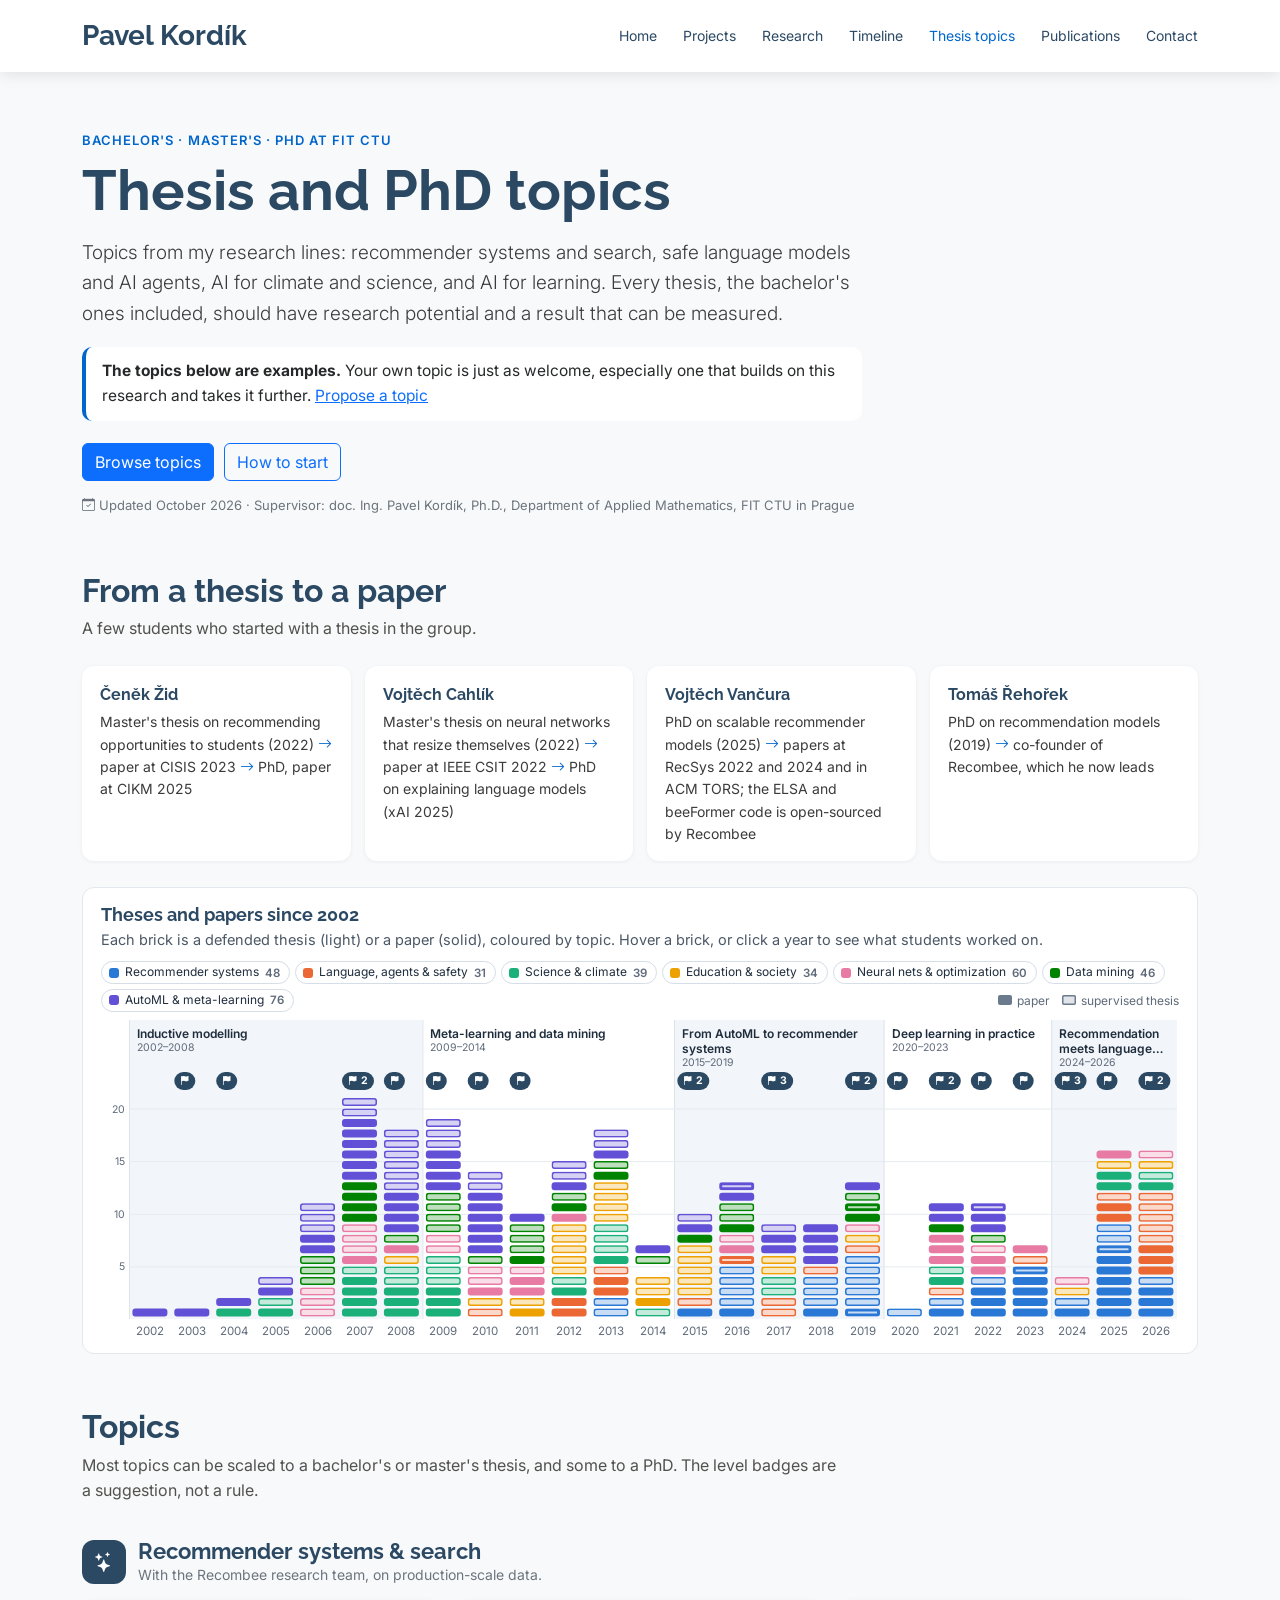
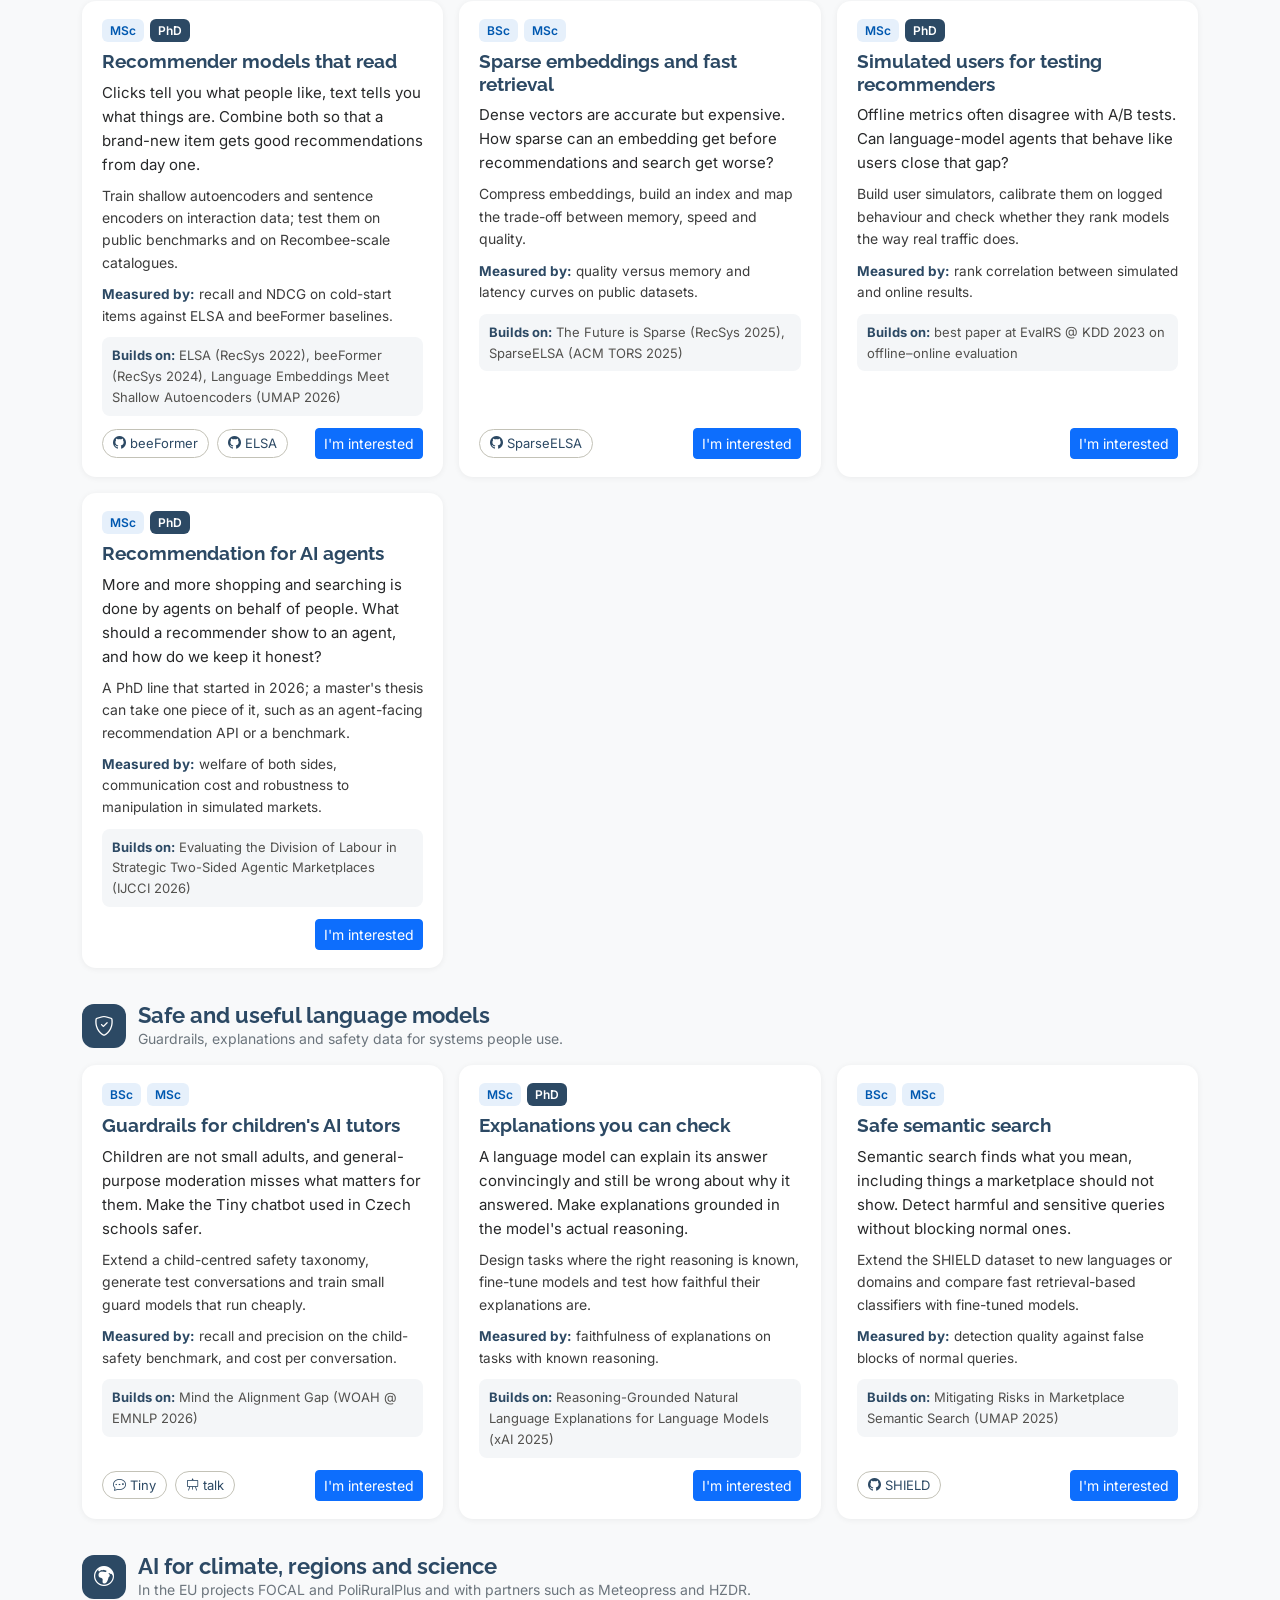
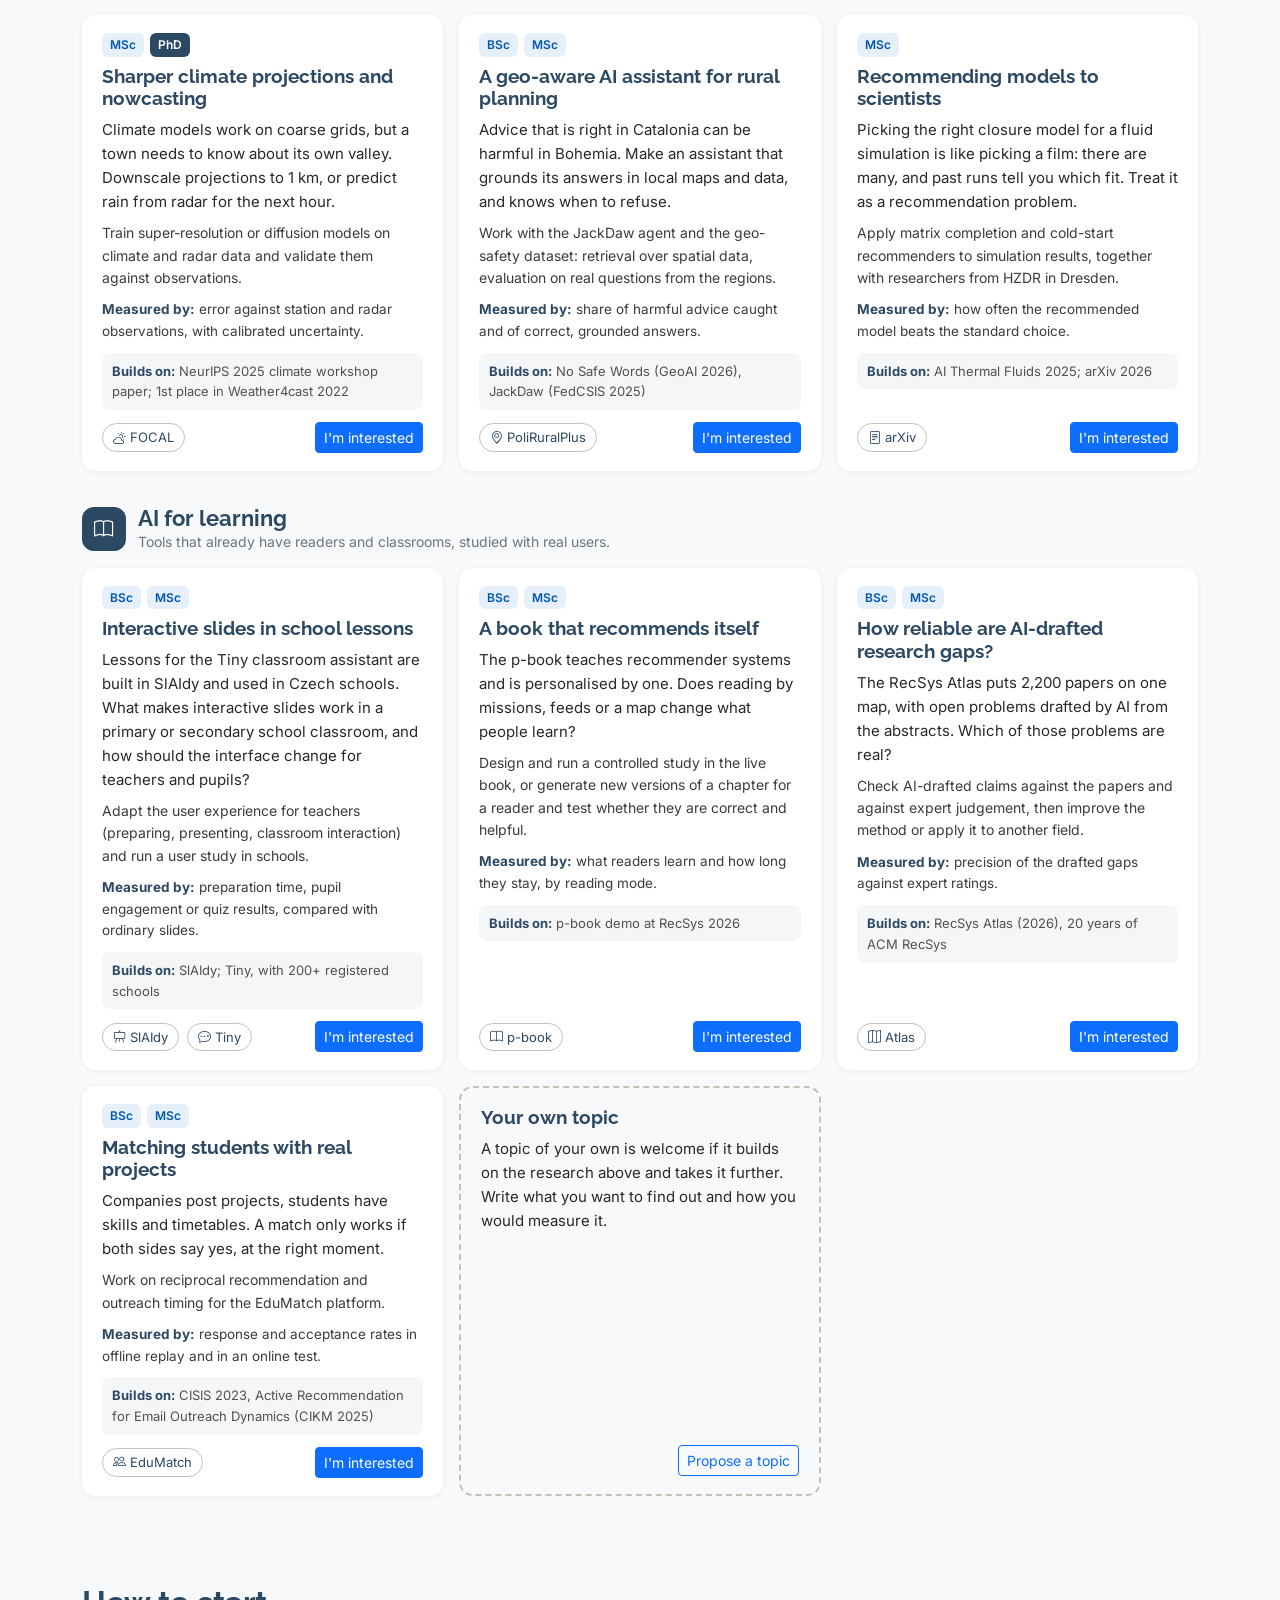
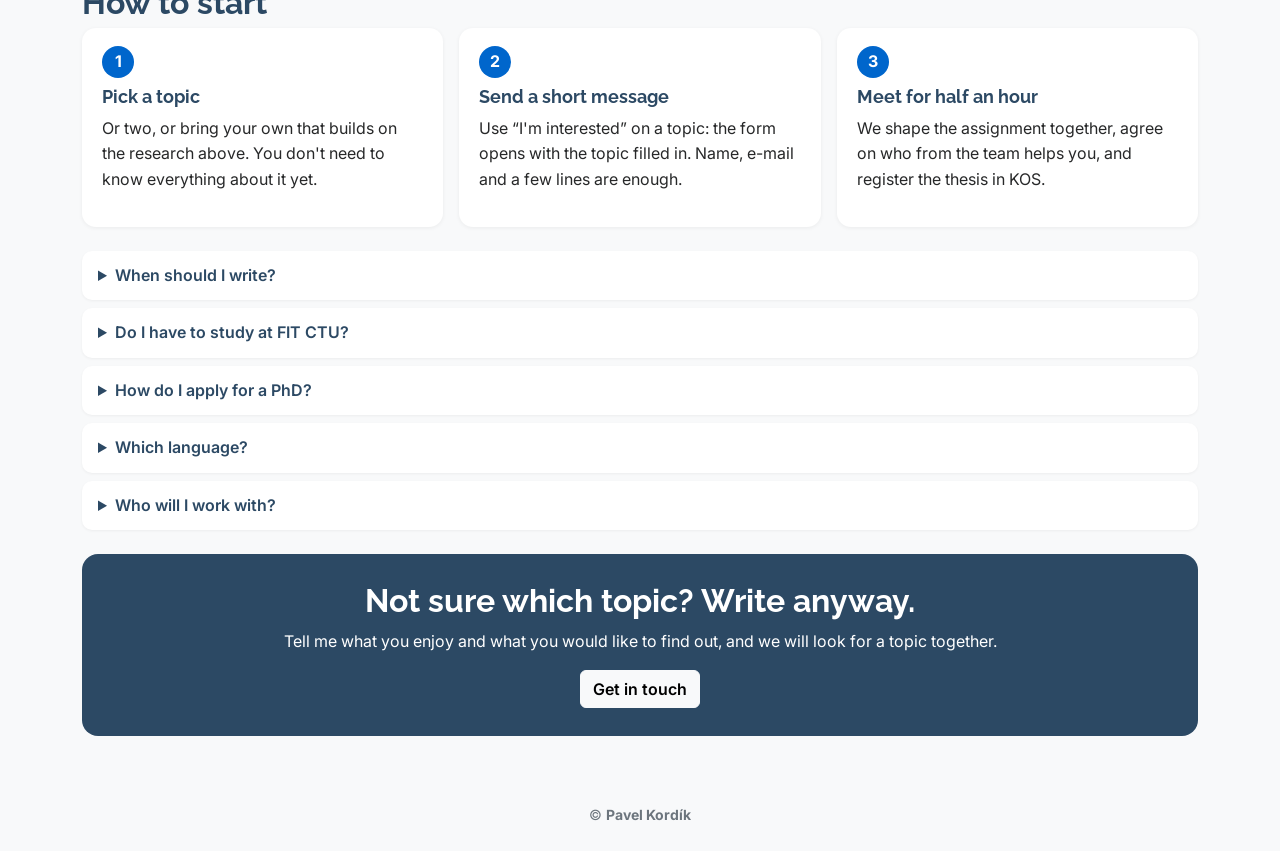
<file: student-topics.html>
<!DOCTYPE html>
<html lang="en">

<head>
  <meta charset="utf-8">
  <meta content="width=device-width, initial-scale=1.0" name="viewport">

  <title>Thesis and PhD topics – Pavel Kordík (FIT CTU)</title>
  <meta name="description" content="Bachelor's, master's and PhD thesis topics with Pavel Kordík at FIT CTU in Prague: recommender systems and search, safe language models and AI agents, AI for climate and science, AI for learning. Your own topic that builds on this research is welcome.">
  <meta name="keywords" content="thesis topics, master thesis, bachelor thesis, PhD, FIT CTU, ČVUT, recommender systems, LLM, AI agents, AI safety, machine learning, Pavel Kordík">
  <link rel="canonical" href="https://kordikp.github.io/student-topics.html">
  <meta property="og:type" content="website">
  <meta property="og:title" content="Thesis and PhD topics with Pavel Kordík (FIT CTU)">
  <meta property="og:description" content="Example topics in recommender systems, safe language models, AI for climate and science and AI for learning, and room for your own topic.">
  <meta property="og:url" content="https://kordikp.github.io/student-topics.html">
  <meta property="og:image" content="https://kordikp.github.io/assets/img/PAVEL-KORDIK-420x420.png">
  <meta name="twitter:card" content="summary">

  <link rel="icon" type="image/png" sizes="96x96" href="assets/favicon/favicon-96x96.png?v=2">
  <link rel="icon" type="image/svg+xml" href="assets/favicon/favicon.svg?v=2">
  <link rel="apple-touch-icon" sizes="180x180" href="assets/favicon/apple-touch-icon.png?v=2">

  <link rel="preconnect" href="https://fonts.googleapis.com">
  <link rel="preconnect" href="https://fonts.gstatic.com" crossorigin>
  <link href="https://fonts.googleapis.com/css?family=Inter:300,400,500,600,700|Raleway:500,600,700&display=swap" rel="stylesheet">
  <link href="https://cdn.jsdelivr.net/npm/bootstrap@5.3.0/dist/css/bootstrap.min.css" rel="stylesheet">
  <link href="https://cdn.jsdelivr.net/npm/bootstrap-icons@1.10.0/font/bootstrap-icons.css" rel="stylesheet">
  <link href="assets/site.css" rel="stylesheet">

  <style>
    body { background: var(--light-bg); }
    .muted { color: #6c757d; }


    .hero-t { padding: 130px 0 40px; }
    .hero-t .kicker { text-transform: uppercase; letter-spacing: .08em; font-size: 13px; color: var(--primary-color); font-weight: 600; }
    .hero-t h1 { font-size: clamp(34px, 6.5vw, 56px); font-weight: 700; color: var(--secondary-color); margin: 6px 0 14px; }
    .hero-t .lead { font-size: 19px; max-width: 780px; color: #3b3b3b; }
    .hero-t .btns { display: flex; flex-wrap: wrap; gap: 10px; margin-top: 22px; }
    .updated { font-size: 13px; color: #6c757d; margin-top: 14px; }

    .proof { display: grid; grid-template-columns: repeat(auto-fit, minmax(240px, 1fr)); gap: 14px; }
    @media (max-width: 575px) {
      .proof { display: flex; overflow-x: auto; scroll-snap-type: x mandatory; gap: 12px; padding-bottom: 8px; margin-right: -12px; }
      .story { flex: 0 0 82%; scroll-snap-align: start; }
    }
    .story { background: #fff; border-radius: 12px; padding: 16px 18px; box-shadow: 0 1px 4px rgba(0,0,0,.06); }
    .story .who { font-weight: 700; font-family: Raleway, sans-serif; color: var(--secondary-color); }
    .story .path { font-size: 14px; color: #3b3b3b; margin-top: 4px; }
    .story .path i { color: var(--primary-color); }

    section { padding: 44px 0; }
    .sec-title { font-size: clamp(24px, 4vw, 32px); font-weight: 700; color: var(--secondary-color); margin-bottom: 6px; }
    .sec-sub { color: #52514e; max-width: 760px; margin-bottom: 24px; }

    .track { margin-top: 34px; }
    .track-head { display: flex; align-items: center; gap: 12px; margin-bottom: 14px; }
    .track-head .ti { width: 44px; height: 44px; border-radius: 12px; background: var(--secondary-color); color: #fff; display: grid; place-items: center; font-size: 20px; flex: none; }
    .track-head h3 { margin: 0; font-size: 22px; font-weight: 700; color: var(--secondary-color); }
    .track-head p { margin: 0; font-size: 14px; color: #6c757d; }
    .topics { display: grid; grid-template-columns: repeat(auto-fill, minmax(320px, 1fr)); gap: 16px; }
    @media (max-width: 400px) { .topics { grid-template-columns: 1fr; } }
    .topic { background: #fff; border-radius: 14px; padding: 18px 20px; box-shadow: 0 1px 6px rgba(0,0,0,.06); display: flex; flex-direction: column; }
    .topic .lv { display: flex; gap: 6px; margin-bottom: 8px; }
    .topic .lv span { font-size: 12px; font-weight: 600; padding: 2px 8px; border-radius: 6px; background: #e6f0fb; color: #0058b0; }
    .topic .lv span.phd { background: var(--secondary-color); color: #fff; }
    .topic h4 { font-size: 19px; font-weight: 700; color: var(--secondary-color); margin: 0 0 8px; }
    .topic .hook { font-size: 15px; margin-bottom: 8px; }
    .topic .do { font-size: 14px; color: #3b3b3b; margin-bottom: 10px; }
    .topic .prior { font-size: 13px; color: #52514e; background: #f4f6f8; border-radius: 8px; padding: 8px 10px; margin-bottom: 12px; }
    .topic .prior b { color: var(--secondary-color); }
    .topic .foot { margin-top: auto; display: flex; flex-wrap: wrap; gap: 8px; align-items: center; }
    .topic .foot a.live { font-size: 13px; text-decoration: none; border: 1px solid #c3c2b7; border-radius: 999px; padding: 3px 10px; color: var(--secondary-color); }
    .topic .foot a.live:hover { border-color: var(--primary-color); color: var(--primary-color); }
    .topic .foot .want { margin-left: auto; font-size: 14px; }
    .topic .measure { font-size: 13.5px; color: #3b3b3b; margin-bottom: 10px; }
    .topic .measure b { color: var(--secondary-color); }
    .own-note { max-width: 780px; margin-top: 18px; padding: 12px 16px; border-left: 4px solid var(--primary-color); background: #fff; border-radius: 10px; font-size: 15.5px; }
    .topic.own { border: 2px dashed #c3c2b7; box-shadow: none; background: transparent; }

    .steps { display: grid; grid-template-columns: repeat(auto-fit, minmax(240px, 1fr)); gap: 16px; }
    .step { background: #fff; border-radius: 14px; padding: 18px 20px; box-shadow: 0 1px 4px rgba(0,0,0,.06); }
    .step .n { width: 32px; height: 32px; border-radius: 50%; background: var(--primary-color); color: #fff; display: grid; place-items: center; font-weight: 700; margin-bottom: 8px; }
    .step h4 { font-size: 18px; font-weight: 700; color: var(--secondary-color); }
    .faq details { background: #fff; border-radius: 10px; padding: 12px 16px; margin-bottom: 8px; box-shadow: 0 1px 3px rgba(0,0,0,.05); }
    .faq summary { font-weight: 600; cursor: pointer; color: var(--secondary-color); }
    .faq p { margin: 8px 0 0; }
    .apply { background: var(--secondary-color); color: #fff; border-radius: 16px; padding: 28px; text-align: center; }
    .apply h2 { color: #fff; font-weight: 700; }
    .apply .btn-light { font-weight: 600; }
  </style>
  <link href="assets/timeline-chart.css" rel="stylesheet">
  <style>
    .tlp-card { background: #fff; border: 1px solid #e3e8ee; border-radius: 12px; padding: 16px 18px 12px; margin-top: 26px; }
    .tlp-card h3 { font-size: 18px; font-weight: 700; color: var(--secondary-color); margin-bottom: 2px; }
    .tlp-card > p { font-size: 14.5px; color: #4b5866; margin-bottom: 10px; }
    .tlp-chart { height: 380px; }
    @media (max-width: 575px) { .tlp-card { padding: 12px 10px; } .tlp-chart { height: 340px; } }
  </style>
</head>

<body>
  <header id="header" class="fixed-top d-flex align-items-center">
    <div class="container d-flex align-items-center justify-content-between">
      <h1 class="logo me-auto"><a href="index.html">Pavel Kordík</a></h1>
      <nav id="navbar" class="navbar">
        <ul>
          <li><a class="nav-link" href="index.html">Home</a></li>
          <li><a class="nav-link" href="index.html#projects">Projects</a></li>
          <li><a class="nav-link" href="index.html#research">Research</a></li>
          <li><a class="nav-link" href="timeline.html">Timeline</a></li>
          <li><a class="nav-link active" href="student-topics.html">Thesis topics</a></li>
          <li><a class="nav-link" href="index.html#publications">Publications</a></li>
          <li><a class="nav-link" href="index.html#contact">Contact</a></li>
        </ul>
        <i class="bi bi-list mobile-nav-toggle"></i>
      </nav>
    </div>
  </header>

  <main>
    <div class="hero-t">
      <div class="container">
        <div class="kicker">Bachelor's · Master's · PhD at FIT CTU</div>
        <h1>Thesis and PhD topics</h1>
        <p class="lead">Topics from my research lines: recommender systems and search, safe language models and AI agents, AI for climate and science, and AI for learning. Every thesis, the bachelor's ones included, should have research potential and a result that can be measured.</p>
        <p class="own-note"><b>The topics below are examples.</b> Your own topic is just as welcome, especially one that builds on this research and takes it further. <a href="index.html?type=thesis&amp;topic=My%20own%20topic#contact">Propose a topic</a></p>
        <div class="btns">
          <a href="#topics" class="btn btn-primary">Browse topics</a>
          <a href="#apply" class="btn btn-outline-primary">How to start</a>
        </div>
        <p class="updated"><i class="bi bi-calendar-check"></i> Updated October 2026 · Supervisor: doc. Ing. Pavel Kordík, Ph.D., Department of Applied Mathematics, FIT CTU in Prague</p>
      </div>
    </div>

    <section style="padding-top:0">
      <div class="container">
        <h2 class="sec-title">From a thesis to a paper</h2>
        <p class="sec-sub">A few students who started with a thesis in the group.</p>
        <div class="proof">
          <div class="story"><div class="who">Čeněk Žid</div><div class="path">Master's thesis on recommending opportunities to students (2022) <i class="bi bi-arrow-right"></i> paper at CISIS 2023 <i class="bi bi-arrow-right"></i> PhD, paper at CIKM 2025</div></div>
          <div class="story"><div class="who">Vojtěch Cahlík</div><div class="path">Master's thesis on neural networks that resize themselves (2022) <i class="bi bi-arrow-right"></i> paper at IEEE CSIT 2022 <i class="bi bi-arrow-right"></i> PhD on explaining language models (xAI 2025)</div></div>
          <div class="story"><div class="who">Vojtěch Vančura</div><div class="path">PhD on scalable recommender models (2025) <i class="bi bi-arrow-right"></i> papers at RecSys 2022 and 2024 and in ACM TORS; the ELSA and beeFormer code is open-sourced by Recombee</div></div>
          <div class="story"><div class="who">Tomáš Řehořek</div><div class="path">PhD on recommendation models (2019) <i class="bi bi-arrow-right"></i> co-founder of Recombee, which he now leads</div></div>
        </div>
        <div class="tlp-card">
          <h3>Theses and papers since 2002</h3>
          <p>Each brick is a defended thesis (light) or a paper (solid), coloured by topic. Hover a brick, or click a year to see what students worked on.</p>
          <div class="tlp-chart" id="tlPreview" aria-label="Research timeline preview"></div>
        </div>
      </div>
    </section>

    <section id="topics" style="padding-top:10px">
      <div class="container">
        <h2 class="sec-title">Topics</h2>
        <p class="sec-sub">Most topics can be scaled to a bachelor's or master's thesis, and some to a PhD. The level badges are a suggestion, not a rule.</p>

        <div class="track" id="track-recsys">
          <div class="track-head"><div class="ti"><i class="bi bi-stars"></i></div><div>
            <h3>Recommender systems &amp; search</h3>
            <p>With the Recombee research team, on production-scale data.</p></div></div>
          <div class="topics">
            <article class="topic">
              <div class="lv"><span>MSc</span><span class="phd">PhD</span></div>
              <h4>Recommender models that read</h4>
              <p class="hook">Clicks tell you what people like, text tells you what things are. Combine both so that a brand-new item gets good recommendations from day one.</p>
              <p class="do">Train shallow autoencoders and sentence encoders on interaction data; test them on public benchmarks and on Recombee-scale catalogues.</p>
              <p class="measure"><b>Measured by:</b> recall and NDCG on cold-start items against ELSA and beeFormer baselines.</p>
              <p class="prior"><b>Builds on:</b> ELSA (RecSys 2022), beeFormer (RecSys 2024), Language Embeddings Meet Shallow Autoencoders (UMAP 2026)</p>
              <div class="foot"><a class="live" href="https://github.com/recombee/beeformer" target="_blank" rel="noopener"><i class="bi bi-github"></i> beeFormer</a><a class="live" href="https://github.com/recombee/elsa" target="_blank" rel="noopener"><i class="bi bi-github"></i> ELSA</a><a class="want btn btn-sm btn-primary" href="index.html?type=thesis&amp;topic=Recommender%20models%20that%20read#contact">I'm interested</a></div>
            </article>
            <article class="topic">
              <div class="lv"><span>BSc</span><span>MSc</span></div>
              <h4>Sparse embeddings and fast retrieval</h4>
              <p class="hook">Dense vectors are accurate but expensive. How sparse can an embedding get before recommendations and search get worse?</p>
              <p class="do">Compress embeddings, build an index and map the trade-off between memory, speed and quality.</p>
              <p class="measure"><b>Measured by:</b> quality versus memory and latency curves on public datasets.</p>
              <p class="prior"><b>Builds on:</b> The Future is Sparse (RecSys 2025), SparseELSA (ACM TORS 2025)</p>
              <div class="foot"><a class="live" href="https://github.com/recombee/SparseELSA" target="_blank" rel="noopener"><i class="bi bi-github"></i> SparseELSA</a><a class="want btn btn-sm btn-primary" href="index.html?type=thesis&amp;topic=Sparse%20embeddings%20and%20fast%20retrieval#contact">I'm interested</a></div>
            </article>
            <article class="topic">
              <div class="lv"><span>MSc</span><span class="phd">PhD</span></div>
              <h4>Simulated users for testing recommenders</h4>
              <p class="hook">Offline metrics often disagree with A/B tests. Can language-model agents that behave like users close that gap?</p>
              <p class="do">Build user simulators, calibrate them on logged behaviour and check whether they rank models the way real traffic does.</p>
              <p class="measure"><b>Measured by:</b> rank correlation between simulated and online results.</p>
              <p class="prior"><b>Builds on:</b> best paper at EvalRS @ KDD 2023 on offline–online evaluation</p>
              <div class="foot"><a class="want btn btn-sm btn-primary" href="index.html?type=thesis&amp;topic=Simulated%20users%20for%20testing%20recommenders#contact">I'm interested</a></div>
            </article>
            <article class="topic">
              <div class="lv"><span>MSc</span><span class="phd">PhD</span></div>
              <h4>Recommendation for AI agents</h4>
              <p class="hook">More and more shopping and searching is done by agents on behalf of people. What should a recommender show to an agent, and how do we keep it honest?</p>
              <p class="do">A PhD line that started in 2026; a master&#x27;s thesis can take one piece of it, such as an agent-facing recommendation API or a benchmark.</p>
              <p class="measure"><b>Measured by:</b> welfare of both sides, communication cost and robustness to manipulation in simulated markets.</p>
              <p class="prior"><b>Builds on:</b> Evaluating the Division of Labour in Strategic Two-Sided Agentic Marketplaces (IJCCI 2026)</p>
              <div class="foot"><a class="want btn btn-sm btn-primary" href="index.html?type=thesis&amp;topic=Recommendation%20for%20AI%20agents#contact">I'm interested</a></div>
            </article>
          </div>
        </div>

        <div class="track" id="track-language">
          <div class="track-head"><div class="ti"><i class="bi bi-shield-check"></i></div><div>
            <h3>Safe and useful language models</h3>
            <p>Guardrails, explanations and safety data for systems people use.</p></div></div>
          <div class="topics">
            <article class="topic">
              <div class="lv"><span>BSc</span><span>MSc</span></div>
              <h4>Guardrails for children&#x27;s AI tutors</h4>
              <p class="hook">Children are not small adults, and general-purpose moderation misses what matters for them. Make the Tiny chatbot used in Czech schools safer.</p>
              <p class="do">Extend a child-centred safety taxonomy, generate test conversations and train small guard models that run cheaply.</p>
              <p class="measure"><b>Measured by:</b> recall and precision on the child-safety benchmark, and cost per conversation.</p>
              <p class="prior"><b>Builds on:</b> Mind the Alignment Gap (WOAH @ EMNLP 2026)</p>
              <div class="foot"><a class="live" href="https://tiny.school/" target="_blank" rel="noopener"><i class="bi bi-chat-dots"></i> Tiny</a><a class="live" href="https://kids-alignment-pechakucha.vercel.app/" target="_blank" rel="noopener"><i class="bi bi-easel"></i> talk</a><a class="want btn btn-sm btn-primary" href="index.html?type=thesis&amp;topic=Guardrails%20for%20children%27s%20AI%20tutors#contact">I'm interested</a></div>
            </article>
            <article class="topic">
              <div class="lv"><span>MSc</span><span class="phd">PhD</span></div>
              <h4>Explanations you can check</h4>
              <p class="hook">A language model can explain its answer convincingly and still be wrong about why it answered. Make explanations grounded in the model&#x27;s actual reasoning.</p>
              <p class="do">Design tasks where the right reasoning is known, fine-tune models and test how faithful their explanations are.</p>
              <p class="measure"><b>Measured by:</b> faithfulness of explanations on tasks with known reasoning.</p>
              <p class="prior"><b>Builds on:</b> Reasoning-Grounded Natural Language Explanations for Language Models (xAI 2025)</p>
              <div class="foot"><a class="want btn btn-sm btn-primary" href="index.html?type=thesis&amp;topic=Explanations%20you%20can%20check#contact">I'm interested</a></div>
            </article>
            <article class="topic">
              <div class="lv"><span>BSc</span><span>MSc</span></div>
              <h4>Safe semantic search</h4>
              <p class="hook">Semantic search finds what you mean, including things a marketplace should not show. Detect harmful and sensitive queries without blocking normal ones.</p>
              <p class="do">Extend the SHIELD dataset to new languages or domains and compare fast retrieval-based classifiers with fine-tuned models.</p>
              <p class="measure"><b>Measured by:</b> detection quality against false blocks of normal queries.</p>
              <p class="prior"><b>Builds on:</b> Mitigating Risks in Marketplace Semantic Search (UMAP 2025)</p>
              <div class="foot"><a class="live" href="https://github.com/flpspacek/SHIELD" target="_blank" rel="noopener"><i class="bi bi-github"></i> SHIELD</a><a class="want btn btn-sm btn-primary" href="index.html?type=thesis&amp;topic=Safe%20semantic%20search#contact">I'm interested</a></div>
            </article>
          </div>
        </div>

        <div class="track" id="track-science">
          <div class="track-head"><div class="ti"><i class="bi bi-globe-europe-africa"></i></div><div>
            <h3>AI for climate, regions and science</h3>
            <p>In the EU projects FOCAL and PoliRuralPlus and with partners such as Meteopress and HZDR.</p></div></div>
          <div class="topics">
            <article class="topic">
              <div class="lv"><span>MSc</span><span class="phd">PhD</span></div>
              <h4>Sharper climate projections and nowcasting</h4>
              <p class="hook">Climate models work on coarse grids, but a town needs to know about its own valley. Downscale projections to 1 km, or predict rain from radar for the next hour.</p>
              <p class="do">Train super-resolution or diffusion models on climate and radar data and validate them against observations.</p>
              <p class="measure"><b>Measured by:</b> error against station and radar observations, with calibrated uncertainty.</p>
              <p class="prior"><b>Builds on:</b> NeurIPS 2025 climate workshop paper; 1st place in Weather4cast 2022</p>
              <div class="foot"><a class="live" href="https://cordis.europa.eu/project/id/101137787" target="_blank" rel="noopener"><i class="bi bi-cloud-sun"></i> FOCAL</a><a class="want btn btn-sm btn-primary" href="index.html?type=thesis&amp;topic=Sharper%20climate%20projections%20and%20nowcasting#contact">I'm interested</a></div>
            </article>
            <article class="topic">
              <div class="lv"><span>BSc</span><span>MSc</span></div>
              <h4>A geo-aware AI assistant for rural planning</h4>
              <p class="hook">Advice that is right in Catalonia can be harmful in Bohemia. Make an assistant that grounds its answers in local maps and data, and knows when to refuse.</p>
              <p class="do">Work with the JackDaw agent and the geo-safety dataset: retrieval over spatial data, evaluation on real questions from the regions.</p>
              <p class="measure"><b>Measured by:</b> share of harmful advice caught and of correct, grounded answers.</p>
              <p class="prior"><b>Builds on:</b> No Safe Words (GeoAI 2026), JackDaw (FedCSIS 2025)</p>
              <div class="foot"><a class="live" href="https://www.poliruralplus.eu" target="_blank" rel="noopener"><i class="bi bi-geo-alt"></i> PoliRuralPlus</a><a class="want btn btn-sm btn-primary" href="index.html?type=thesis&amp;topic=A%20geo-aware%20AI%20assistant%20for%20rural%20planning#contact">I'm interested</a></div>
            </article>
            <article class="topic">
              <div class="lv"><span>MSc</span></div>
              <h4>Recommending models to scientists</h4>
              <p class="hook">Picking the right closure model for a fluid simulation is like picking a film: there are many, and past runs tell you which fit. Treat it as a recommendation problem.</p>
              <p class="do">Apply matrix completion and cold-start recommenders to simulation results, together with researchers from HZDR in Dresden.</p>
              <p class="measure"><b>Measured by:</b> how often the recommended model beats the standard choice.</p>
              <p class="prior"><b>Builds on:</b> AI Thermal Fluids 2025; arXiv 2026</p>
              <div class="foot"><a class="live" href="https://arxiv.org/abs/2604.09112" target="_blank" rel="noopener"><i class="bi bi-file-text"></i> arXiv</a><a class="want btn btn-sm btn-primary" href="index.html?type=thesis&amp;topic=Recommending%20models%20to%20scientists#contact">I'm interested</a></div>
            </article>
          </div>
        </div>

        <div class="track" id="track-learning">
          <div class="track-head"><div class="ti"><i class="bi bi-book"></i></div><div>
            <h3>AI for learning</h3>
            <p>Tools that already have readers and classrooms, studied with real users.</p></div></div>
          <div class="topics">
            <article class="topic">
              <div class="lv"><span>BSc</span><span>MSc</span></div>
              <h4>Interactive slides in school lessons</h4>
              <p class="hook">Lessons for the Tiny classroom assistant are built in SlAIdy and used in Czech schools. What makes interactive slides work in a primary or secondary school classroom, and how should the interface change for teachers and pupils?</p>
              <p class="do">Adapt the user experience for teachers (preparing, presenting, classroom interaction) and run a user study in schools.</p>
              <p class="measure"><b>Measured by:</b> preparation time, pupil engagement or quiz results, compared with ordinary slides.</p>
              <p class="prior"><b>Builds on:</b> SlAIdy; Tiny, with 200+ registered schools</p>
              <div class="foot"><a class="live" href="https://kordikp.github.io/slaidy/" target="_blank" rel="noopener"><i class="bi bi-easel"></i> SlAIdy</a><a class="live" href="https://tiny.school/" target="_blank" rel="noopener"><i class="bi bi-chat-dots"></i> Tiny</a><a class="want btn btn-sm btn-primary" href="index.html?type=thesis&amp;topic=Interactive%20slides%20in%20school%20lessons#contact">I'm interested</a></div>
            </article>
            <article class="topic">
              <div class="lv"><span>BSc</span><span>MSc</span></div>
              <h4>A book that recommends itself</h4>
              <p class="hook">The p-book teaches recommender systems and is personalised by one. Does reading by missions, feeds or a map change what people learn?</p>
              <p class="do">Design and run a controlled study in the live book, or generate new versions of a chapter for a reader and test whether they are correct and helpful.</p>
              <p class="measure"><b>Measured by:</b> what readers learn and how long they stay, by reading mode.</p>
              <p class="prior"><b>Builds on:</b> p-book demo at RecSys 2026</p>
              <div class="foot"><a class="live" href="https://recsys-pbook.vercel.app" target="_blank" rel="noopener"><i class="bi bi-book"></i> p-book</a><a class="want btn btn-sm btn-primary" href="index.html?type=thesis&amp;topic=A%20book%20that%20recommends%20itself#contact">I'm interested</a></div>
            </article>
            <article class="topic">
              <div class="lv"><span>BSc</span><span>MSc</span></div>
              <h4>How reliable are AI-drafted research gaps?</h4>
              <p class="hook">The RecSys Atlas puts 2,200 papers on one map, with open problems drafted by AI from the abstracts. Which of those problems are real?</p>
              <p class="do">Check AI-drafted claims against the papers and against expert judgement, then improve the method or apply it to another field.</p>
              <p class="measure"><b>Measured by:</b> precision of the drafted gaps against expert ratings.</p>
              <p class="prior"><b>Builds on:</b> RecSys Atlas (2026), 20 years of ACM RecSys</p>
              <div class="foot"><a class="live" href="https://kordikp.github.io/atlas/" target="_blank" rel="noopener"><i class="bi bi-map"></i> Atlas</a><a class="want btn btn-sm btn-primary" href="index.html?type=thesis&amp;topic=How%20reliable%20are%20AI-drafted%20research%20gaps%3F#contact">I'm interested</a></div>
            </article>
            <article class="topic">
              <div class="lv"><span>BSc</span><span>MSc</span></div>
              <h4>Matching students with real projects</h4>
              <p class="hook">Companies post projects, students have skills and timetables. A match only works if both sides say yes, at the right moment.</p>
              <p class="do">Work on reciprocal recommendation and outreach timing for the EduMatch platform.</p>
              <p class="measure"><b>Measured by:</b> response and acceptance rates in offline replay and in an online test.</p>
              <p class="prior"><b>Builds on:</b> CISIS 2023, Active Recommendation for Email Outreach Dynamics (CIKM 2025)</p>
              <div class="foot"><a class="live" href="https://edumatch.ai" target="_blank" rel="noopener"><i class="bi bi-people"></i> EduMatch</a><a class="want btn btn-sm btn-primary" href="index.html?type=thesis&amp;topic=Matching%20students%20with%20real%20projects#contact">I'm interested</a></div>
            </article>
            <article class="topic own">
              <h4>Your own topic</h4>
              <p class="hook">A topic of your own is welcome if it builds on the research above and takes it further. Write what you want to find out and how you would measure it.</p>
              <div class="foot"><a class="want btn btn-sm btn-outline-primary" href="index.html?type=thesis&amp;topic=My%20own%20topic#contact">Propose a topic</a></div>
            </article>
          </div>
        </div>
      </div>
    </section>

    <section id="apply">
      <div class="container">
        <h2 class="sec-title">How to start</h2>
        <div class="steps">
          <div class="step"><div class="n">1</div><h4>Pick a topic</h4>
            <p>Or two, or bring your own that builds on the research above. You don't need to know everything about it yet.</p></div>
          <div class="step"><div class="n">2</div><h4>Send a short message</h4>
            <p>Use “I'm interested” on a topic: the form opens with the topic filled in. Name, e-mail and a few lines are enough.</p></div>
          <div class="step"><div class="n">3</div><h4>Meet for half an hour</h4>
            <p>We shape the assignment together, agree on who from the team helps you, and register the thesis in KOS.</p></div>
        </div>

        <div class="faq mt-4">
          <details><summary>When should I write?</summary>
            <p>Ideally one semester before you want to register the thesis, so there is time to try the data and tools. Later works too.</p></details>
          <details><summary>Do I have to study at FIT CTU?</summary>
            <p>Bachelor's and master's theses are mostly for FIT students; students of other faculties can agree on external supervision. For a PhD, see the <a href="https://fit.cvut.cz/en/study-programs/doctoral-study" target="_blank" rel="noopener">doctoral study programme at FIT CTU</a>.</p></details>
          <details><summary>How do I apply for a PhD?</summary>
            <p>Write through the <a href="index.html?type=phd#contact">form on my homepage</a>: which research line interests you, what you have done so far (company, projects, papers) and a link to your CV or LinkedIn. We meet, agree on a topic, and you then apply to the <a href="https://fit.cvut.cz/en/study-programs/doctoral-study" target="_blank" rel="noopener">doctoral programme at FIT CTU</a>.</p></details>
          <details><summary>Which language?</summary>
            <p>We work in English: papers, code, data and meetings with partners. The thesis itself can be in Czech or English; in English it is easier to turn into a paper.</p></details>
          <details><summary>Who will I work with?</summary>
            <p>With me and usually with one of my PhD students or postdocs who knows the topic in detail; on Recombee topics also with its research team.</p></details>
        </div>

        <div class="apply mt-4">
          <h2>Not sure which topic? Write anyway.</h2>
          <p>Tell me what you enjoy and what you would like to find out, and we will look for a topic together.</p>
          <a class="btn btn-light" href="index.html?type=thesis#contact">Get in touch</a>
        </div>
      </div>
    </section>
  </main>

  <footer id="footer" class="footer">
    <div class="container"><div class="copyright">&copy; <strong><span>Pavel Kordík</span></strong></div></div>
  </footer>

  <script src="assets/timeline-chart.js"></script>
  <script>
    (function () {
      const el = document.getElementById('tlPreview');
      if (!el || !('IntersectionObserver' in window)) return;
      const io = new IntersectionObserver(async entries => {
        if (!entries.some(e => e.isIntersecting)) return;
        io.disconnect();
        try {
          const data = await fetch('data/timeline.json').then(r => r.json());
          TimelineChart.mount(el, data, { mini: true, intro: true, onNavigate: p => { location.href = 'timeline.html?' + new URLSearchParams(p); } });
        } catch (e) {
          el.innerHTML = '<p><a href="timeline.html">Open the research timeline</a></p>';
        }
      }, { rootMargin: '0px 0px -15% 0px' });
      io.observe(el);
    })();
    document.querySelector('.mobile-nav-toggle').addEventListener('click', function () {
      document.querySelector('#navbar').classList.toggle('navbar-mobile'); this.classList.toggle('bi-list'); this.classList.toggle('bi-x');
    });
  </script>
</body>

</html>
</file>
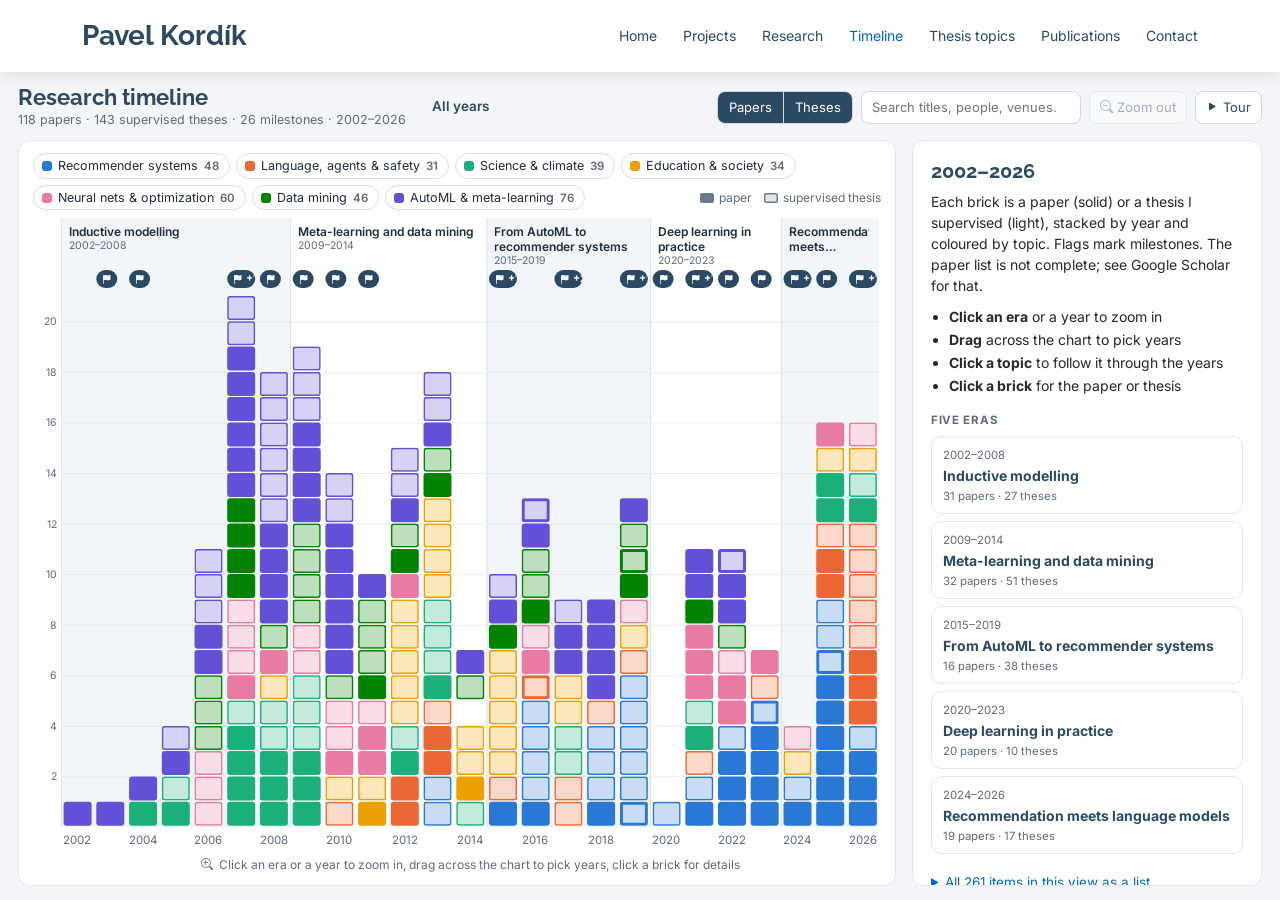
<file: timeline.html>
<!DOCTYPE html>
<html lang="en">

<head>
  <meta charset="utf-8">
  <meta content="width=device-width, initial-scale=1.0" name="viewport">

  <title>Research Timeline – Pavel Kordík</title>
  <meta name="description" content="Research by Pavel Kordík since 2002 in one zoomable chart: papers and the bachelor's, master's and doctoral theses he supervised, coloured by topic, with milestones.">
  <link rel="canonical" href="https://kordikp.github.io/timeline.html">
  <meta property="og:type" content="website">
  <meta property="og:title" content="Research Timeline – Pavel Kordík">
  <meta property="og:description" content="Papers and supervised theses since 2002 in one zoomable chart, coloured by topic.">
  <meta property="og:url" content="https://kordikp.github.io/timeline.html">
  <meta property="og:image" content="https://kordikp.github.io/assets/img/PAVEL-KORDIK-420x420.png">
  <meta name="twitter:card" content="summary">

  <link rel="icon" type="image/png" sizes="96x96" href="assets/favicon/favicon-96x96.png?v=2">
  <link rel="icon" type="image/svg+xml" href="assets/favicon/favicon.svg?v=2">
  <link rel="apple-touch-icon" sizes="180x180" href="assets/favicon/apple-touch-icon.png?v=2">

  <link rel="preconnect" href="https://fonts.googleapis.com">
  <link rel="preconnect" href="https://fonts.gstatic.com" crossorigin>
  <link href="https://fonts.googleapis.com/css?family=Inter:300,400,500,600,700|Raleway:500,600,700&display=swap" rel="stylesheet">
  <link href="https://cdn.jsdelivr.net/npm/bootstrap@5.3.0/dist/css/bootstrap.min.css" rel="stylesheet">
  <link href="https://cdn.jsdelivr.net/npm/bootstrap-icons@1.10.0/font/bootstrap-icons.css" rel="stylesheet">
  <link href="assets/site.css" rel="stylesheet">
  <link href="assets/timeline-chart.css" rel="stylesheet">

  <style>
    body { background: #f3f5f8; }
    .tl-app {
      margin: var(--hdr, 64px) auto 0; max-width: 1680px;
      height: calc(100vh - var(--hdr, 64px)); height: calc(100dvh - var(--hdr, 64px));
      display: grid; grid-template-columns: minmax(0, 1fr) 350px; grid-template-rows: auto minmax(0, 1fr);
      gap: 10px 16px; padding: 12px 18px 14px;
    }
    .tl-top { grid-column: 1 / -1; display: flex; align-items: center; flex-wrap: wrap; gap: 8px 20px; }
    .tl-title h1 { font-size: 22px; font-weight: 700; color: var(--secondary-color); margin: 0; }
    .tl-sub { margin: 0; font-size: 12.5px; color: #5f6b7a; }
    .tl-crumbs { flex: 1; min-width: 220px; display: flex; align-items: center; flex-wrap: wrap; gap: 2px; font-size: 13.5px; }
    .tl-crumbs button { border: 0; background: none; color: var(--primary-color); padding: 2px 6px; border-radius: 6px; }
    .tl-crumbs button:hover { background: #e6f0fb; }
    .tl-crumbs .sep { color: #9aa5b1; font-size: 12px; }
    .tl-crumbs .cur { font-weight: 600; color: var(--secondary-color); padding: 2px 6px; }
    .tl-crumbs .bc-theme { display: inline-flex; align-items: center; gap: 6px; margin-left: 10px; padding: 1px 2px 1px 10px; border-radius: 999px; background: #fff; border: 1.5px solid var(--c); font-size: 12.5px; color: var(--text-color); }
    .tl-crumbs .bc-theme i { width: 9px; height: 9px; border-radius: 2px; background: var(--c); }
    .tl-crumbs .bc-theme button { padding: 0 6px; color: #5f6b7a; }
    .tl-tools { display: flex; align-items: center; flex-wrap: wrap; gap: 8px; }
    .seg { display: inline-flex; border: 1px solid #cfd8e3; border-radius: 8px; overflow: hidden; background: #fff; }
    .seg button { border: 0; background: none; padding: 5px 11px; font-size: 13px; color: var(--secondary-color); }
    .seg button + button { border-left: 1px solid #cfd8e3; }
    .seg button[aria-pressed="true"] { background: var(--secondary-color); color: #fff; }
    .tl-tools input { width: 220px; border: 1px solid #cfd8e3; border-radius: 8px; padding: 5px 10px; font-size: 13px; }
    .tl-btn { border: 1px solid #cfd8e3; background: #fff; border-radius: 8px; padding: 5px 10px; font-size: 13px; color: var(--secondary-color); white-space: nowrap; text-decoration: none; }
    .tl-btn:hover:not(:disabled) { border-color: var(--primary-color); color: var(--primary-color); }
    .tl-btn:disabled { opacity: .4; }
    .tl-main { background: #fff; border: 1px solid #e3e8ee; border-radius: 12px; padding: 12px 14px 6px; display: flex; flex-direction: column; min-height: 0; }
    .tl-chart { flex: 1; min-height: 0; }
    .tl-side { background: #fff; border: 1px solid #e3e8ee; border-radius: 12px; padding: 16px 18px; overflow-y: auto; min-height: 0; font-size: 14px; line-height: 1.5; }

    .tl-side h2 { font-size: 20px; font-weight: 700; color: var(--secondary-color); margin: 2px 0 8px; }
    .tl-side h3 { font-family: 'Inter', sans-serif; font-size: 11.5px; font-weight: 700; text-transform: uppercase; letter-spacing: .06em; color: #5f6b7a; margin: 18px 0 8px; }
    .tl-side p { margin-bottom: 10px; }
    .ps-k { font-size: 11.5px; font-weight: 600; text-transform: uppercase; letter-spacing: .05em; color: #5f6b7a; }
    .ps-how { padding-left: 18px; margin: 0 0 4px; }
    .ps-how li { margin-bottom: 2px; }
    .ps-era { display: block; width: 100%; text-align: left; border: 1px solid #e3e8ee; background: #fff; border-radius: 10px; padding: 8px 11px; margin-bottom: 7px; font-size: 13px; color: var(--text-color); }
    .ps-era:hover { border-color: var(--primary-color); }
    .ps-era b { display: block; color: var(--secondary-color); font-size: 14px; }
    .ps-era small { color: #5f6b7a; }
    .ps-stats { display: grid; grid-template-columns: 1fr 1fr; gap: 8px; margin: 12px 0 4px; }
    .ps-stats div { background: #f5f7fa; border-radius: 10px; padding: 8px 10px; }
    .ps-stats b { display: block; font-size: 22px; line-height: 1.1; color: var(--secondary-color); }
    .ps-stats span { font-size: 12.5px; color: #5f6b7a; }
    .ps-stats small { display: block; font-size: 11.5px; color: #5f6b7a; }
    .ps-mix button { display: grid; grid-template-columns: 1fr auto; gap: 1px 8px; width: 100%; border: 0; background: none; padding: 3px 0 5px; text-align: left; font-size: 13px; color: var(--text-color); }
    .ps-mix button:hover .mx-l { color: var(--primary-color); }
    .ps-mix .mx-l { display: flex; align-items: center; gap: 7px; }
    .ps-mix .mx-l i { width: 10px; height: 10px; border-radius: 3px; background: var(--c); flex: none; }
    .ps-mix .mx-n { color: #5f6b7a; font-size: 12px; }
    .ps-mix .mx-bar { grid-column: 1 / -1; height: 4px; border-radius: 2px; background: #edf1f5; overflow: hidden; }
    .ps-mix .mx-bar span { display: block; height: 100%; background: var(--c); border-radius: 2px; }
    .ps-ms { list-style: none; padding: 0; margin: 0; }
    .ps-ms li { margin-bottom: 7px; font-size: 13px; }
    .ps-ms li b { color: var(--secondary-color); }
    .ps-ms .yr { display: inline-block; min-width: 38px; font-weight: 700; color: #5f6b7a; }
    .ps-nav { display: flex; justify-content: space-between; gap: 8px; margin-top: 14px; }
    .ps-nav button { flex: 1; min-width: 0; border: 1px solid #e3e8ee; background: #fff; border-radius: 8px; padding: 6px 8px; font-size: 12.5px; color: var(--secondary-color); text-align: left; overflow: hidden; text-overflow: ellipsis; white-space: nowrap; }
    .ps-nav button:last-child { text-align: right; }
    .ps-nav button:hover { border-color: var(--primary-color); }
    .ps-theme { border-left: 4px solid var(--c); padding: 2px 0 2px 12px; margin-bottom: 16px; }
    .ps-theme h2 { margin-bottom: 4px; }
    .ps-link { border: 0; background: none; padding: 0; color: var(--primary-color); font-size: 13px; text-align: left; }
    .ps-link:hover { text-decoration: underline; }
    .ps-cta { margin-top: 18px; background: var(--secondary-color); color: #fff; border-radius: 10px; padding: 12px 14px; font-size: 13.5px; }
    .ps-cta a { color: #fff; font-weight: 600; }
    .ps-src { margin-top: 14px; font-size: 11.5px; color: #6c757d; }
    .ps-list { margin-top: 18px; }
    .ps-list summary { cursor: pointer; color: var(--primary-color); font-size: 13.5px; }
    .ps-list h4 { font-family: 'Inter', sans-serif; font-size: 12px; font-weight: 700; color: #5f6b7a; margin: 12px 0 4px; }
    .ps-li { display: grid; grid-template-columns: 10px 1fr; gap: 8px; width: 100%; border: 0; background: none; text-align: left; padding: 4px 0; font-size: 13px; color: var(--text-color); }
    .ps-li i { width: 10px; height: 10px; border-radius: 3px; margin-top: 5px; background: var(--c); }
    .ps-li.th i { background: var(--t); box-shadow: inset 0 0 0 1.5px var(--c); }
    .ps-li small { display: block; color: #6c757d; font-size: 11.5px; }
    .ps-li:hover span { color: var(--primary-color); }
    .pi { border-left: 4px solid var(--c); padding-left: 12px; margin-bottom: 6px; }
    .pi-k { display: flex; justify-content: space-between; align-items: center; font-size: 11.5px; font-weight: 600; text-transform: uppercase; letter-spacing: .05em; color: #5f6b7a; }
    .pi-x { border: 0; background: none; font-size: 22px; line-height: 1; color: #5f6b7a; padding: 0 2px; }
    .pi h2 { font-size: 18px; line-height: 1.3; }
    .pi-cs { color: #5f6b7a; font-style: italic; font-size: 13px; }
    .pi-who { font-weight: 500; margin-bottom: 4px !important; }
    .pi-venue { color: #5f6b7a; font-size: 13px; }
    .pi-th { display: flex; flex-wrap: wrap; gap: 6px; margin: 6px 0 10px; }
    .pi-th button { display: inline-flex; align-items: center; gap: 6px; border: 1px solid #d5dde6; background: #fff; border-radius: 999px; padding: 2px 10px 2px 8px; font-size: 12px; color: var(--text-color); }
    .pi-th button i { width: 9px; height: 9px; border-radius: 2px; background: var(--c); }
    .pi-links { display: flex; flex-wrap: wrap; gap: 8px; }
    .pi-links a { font-size: 13px; text-decoration: none; border: 1px solid #c9d6e3; border-radius: 999px; padding: 3px 12px; color: var(--secondary-color); }
    .pi-links a:hover { border-color: var(--primary-color); color: var(--primary-color); }
    .pi-nav { display: flex; align-items: center; justify-content: space-between; gap: 8px; margin: 14px 0 4px; font-size: 12.5px; color: #5f6b7a; }
    .pi-nav button { border: 1px solid #e3e8ee; background: #fff; border-radius: 8px; padding: 3px 12px; color: var(--secondary-color); }
    .ps-sep { border: 0; border-top: 1px solid #e9edf2; margin: 16px 0 12px; opacity: 1; }

    .tl-cap { display: none; }
    body.tour #header, body.tour .tl-top, body.tour .tl-side, body.tour .tlc-hint, body.tour .tlc-tip { display: none !important; }
    body.tour .tl-app { margin-top: 0; height: 100vh; grid-template-columns: 1fr; grid-template-rows: 1fr; padding: 26px 30px 18px; }
    body.tour .tl-main { border: 0; padding: 0; }
    body.tour .tl-cap { display: block; min-height: 138px; margin-bottom: 6px; opacity: 0; transform: translateY(6px); transition: opacity .35s, transform .35s; }
    body.tour .tl-cap.on { opacity: 1; transform: none; }
    .tl-cap .yrs { font-size: 15px; font-weight: 700; letter-spacing: .08em; text-transform: uppercase; color: var(--primary-color); }
    .tl-cap h3 { font-size: 34px; font-weight: 700; color: var(--secondary-color); margin: 2px 0 4px; }
    .tl-cap p { font-size: 17px; color: #3d4a59; max-width: 1000px; margin: 0; display: -webkit-box; -webkit-line-clamp: 3; -webkit-box-orient: vertical; overflow: hidden; }

    @media (max-width: 991px) {
      .tl-app { display: block; height: auto; padding: 10px 12px 24px; }
      .tl-top { margin-bottom: 10px; }
      .tl-main { height: max(460px, 70vh); padding: 10px 8px 4px; }
      .tl-side { margin-top: 12px; }
      .tl-tools { width: 100%; }
      .tl-tools input { flex: 1; width: auto; min-width: 120px; }
    }
  </style>
</head>

<body>
  <header id="header" class="fixed-top d-flex align-items-center">
    <div class="container d-flex align-items-center justify-content-between">
      <h1 class="logo me-auto"><a href="index.html">Pavel Kordík</a></h1>
      <nav id="navbar" class="navbar">
        <ul>
          <li><a class="nav-link" href="index.html">Home</a></li>
          <li><a class="nav-link" href="index.html#projects">Projects</a></li>
          <li><a class="nav-link" href="index.html#research">Research</a></li>
          <li><a class="nav-link active" href="timeline.html">Timeline</a></li>
          <li><a class="nav-link" href="student-topics.html">Thesis topics</a></li>
          <li><a class="nav-link" href="index.html#publications">Publications</a></li>
          <li><a class="nav-link" href="index.html#contact">Contact</a></li>
        </ul>
        <i class="bi bi-list mobile-nav-toggle"></i>
      </nav>
    </div>
  </header>

  <main class="tl-app">
    <div class="tl-top">
      <div class="tl-title">
        <h1>Research timeline</h1>
        <p class="tl-sub" id="sub"></p>
      </div>
      <nav class="tl-crumbs" id="crumbs" aria-label="Zoom level"></nav>
      <div class="tl-tools">
        <div class="seg" role="group" aria-label="Show">
          <button type="button" id="tyPaper" aria-pressed="true">Papers</button>
          <button type="button" id="tyThesis" aria-pressed="true">Theses</button>
        </div>
        <input id="q" type="search" placeholder="Search titles, people, venues…" aria-label="Search">
        <button type="button" class="tl-btn" id="zoomOut" title="Zoom out (Esc)"><i class="bi bi-zoom-out"></i> Zoom out</button>
        <a class="tl-btn" id="tourBtn" href="timeline.html?tour" title="Animated tour, made for screen recording"><i class="bi bi-play-fill"></i> Tour</a>
      </div>
    </div>
    <section class="tl-main" aria-label="Chart">
      <div class="tl-cap" id="cap" aria-live="polite"></div>
      <div class="tl-chart" id="chart"></div>
    </section>
    <aside class="tl-side" id="side" aria-live="polite"></aside>
  </main>

  <script src="assets/timeline-chart.js"></script>
  <script>
  (async function () {
    const $ = s => document.querySelector(s);
    const hdr = $('#header');
    const setHdr = () => document.documentElement.style.setProperty('--hdr', hdr.offsetHeight + 'px');
    setHdr(); addEventListener('resize', setHdr);
    $('.mobile-nav-toggle').addEventListener('click', function () { $('#navbar').classList.toggle('navbar-mobile'); this.classList.toggle('bi-list'); this.classList.toggle('bi-x'); });

    const params = new URLSearchParams(location.search);
    let tour = params.has('tour');
    if (tour) document.body.classList.add('tour');

    const D = TimelineChart.prepare(await fetch('data/timeline.json').then(r => r.json()));
    const { esc, fold, kindLabel } = TimelineChart;
    const papers = D.items.filter(i => i.type === 'paper'), theses = D.items.filter(i => i.type === 'thesis');
    $('#sub').textContent = `${papers.length} papers · ${theses.length} supervised theses · ${D.milestones.length} milestones · ${D.minY}–${D.maxY}`;

    // Initial state from the URL
    const init = {};
    const yr = k => /^\d{4}$/.test(params.get(k) || '') ? +params.get(k) : null;
    if (yr('from') || yr('to')) { init.from = yr('from') || yr('to'); init.to = yr('to') || init.from; }
    if (params.get('type') === 'paper') init.show = { paper: true, thesis: false };
    if (params.get('type') === 'thesis') init.show = { paper: false, thesis: true };
    if (D.byId[params.get('theme')]) init.theme = params.get('theme');
    if (params.get('q')) { init.q = params.get('q'); $('#q').value = init.q; }
    const it0 = D.byKey[params.get('item')];
    if (it0) { init.from = init.to = it0.y; init.sel = it0.id; }

    let listOpen = false;
    const chart = TimelineChart.mount($('#chart'), D, { state: init, intro: !tour, onChange: update });
    update();

    /* ---------- side panel ---------- */
    function isFull(s) { return s.from === D.minY && s.to === D.maxY; }
    function range(s) { return s.from === s.to ? String(s.from) : `${s.from}–${s.to}`; }
    function inView(s) { return D.items.filter(i => i.y >= s.from && i.y <= s.to && s.show[i.type] && (!s.theme || i.themes.includes(s.theme))); }
    function plural(n, a, b) { return `${n} ${n === 1 ? a : b}`; }

    function stats(list) {
      const p = list.filter(i => i.type === 'paper').length, t = list.filter(i => i.type === 'thesis');
      const by = k => t.filter(i => i.kind === k).length;
      const parts = [['MSc', 'MSc'], ['BSc', 'BSc'], ['PhD', 'Ph.D.']].filter(([k]) => by(k)).map(([k, l]) => `${by(k)} ${l}`).join(' · ');
      return `<div class="ps-stats"><div><b>${p}</b><span>${p === 1 ? 'paper' : 'papers'}</span></div><div><b>${t.length}</b><span>supervised ${t.length === 1 ? 'thesis' : 'theses'}</span>${parts ? `<small>${parts}</small>` : ''}</div></div>`;
    }
    function mix(list) {
      const rows = D.themes.map(t => [t, list.filter(i => i.themes.includes(t.id)).length]).filter(r => r[1]).sort((a, b) => b[1] - a[1]);
      if (!rows.length) return '';
      const mx = rows[0][1];
      return `<h3>Topics</h3><div class="ps-mix">${rows.map(([t, n]) => `<button type="button" data-act="theme" data-theme="${t.id}" style="--c:${t.color}" title="Follow ${esc(t.label)} through the years"><span class="mx-l"><i></i>${esc(t.label)}</span><span class="mx-n">${n}</span><span class="mx-bar"><span style="width:${(n / mx * 100).toFixed(0)}%"></span></span></button>`).join('')}</div>`;
    }
    function milestones(s) {
      const ms = D.milestones.filter(m => m.y >= s.from && m.y <= s.to).sort((a, b) => a.y - b.y);
      if (!ms.length) return '';
      return `<h3>Milestones</h3><ul class="ps-ms">${ms.map(m => `<li><span class="yr">${m.y}</span><b>${esc(m.title)}</b>${m.text ? `<br><span>${esc(m.text)}</span>` : ''}</li>`).join('')}</ul>`;
    }
    function list(s, items) {
      const q = fold(s.q.trim());
      const shown = q ? items.filter(i => i.hay.includes(q)) : items;
      if (!shown.length) return q ? '<p class="ps-src">Nothing matches the search in this view.</p>' : '';
      const years = [...new Set(shown.map(i => i.y))].sort((a, b) => b - a);
      const label = q ? plural(shown.length, 'match', 'matches') + ' in this view' : `All ${shown.length} items in this view as a list`;
      return `<details class="ps-list" ${listOpen || q ? 'open' : ''}><summary>${label}</summary>${years.map(y => `<h4>${y}</h4>` + shown.filter(i => i.y === y).reverse().map(i => {
        const t = s.theme ? D.byId[s.theme] : D.themes[i.t0];
        return `<button type="button" class="ps-li${i.type === 'thesis' ? ' th' : ''}" data-act="sel" data-id="${i.id}" style="--c:${t.color};--t:${t.tint}"><i></i><span>${esc(i.title)}<small>${esc(kindLabel(i))}${i.type === 'paper' ? '' : ' · ' + esc(i.student || '')}</small></span></button>`;
      }).join('')).join('')}</details>`;
    }
    function sameYear(it) { return chart.visibleItems().filter(i => i.y === it.y).reverse(); }
    function itemCard(s, it) {
      const t = D.byId[it.themes[0]];
      const same = sameYear(it), k = same.findIndex(i => i.id === it.id);
      const links = [];
      if (it.doi) links.push(`<a href="https://doi.org/${esc(it.doi)}" target="_blank" rel="noopener">DOI</a>`);
      if (it.url) links.push(`<a href="${esc(it.url)}" target="_blank" rel="noopener">${it.type === 'thesis' ? 'Full text in DSpace' : 'Open'}</a>`);
      const who = it.type === 'paper' ? it.authors : (it.student || '') + (it.role === 'co-supervisor' ? ' (I was co-supervisor)' : '');
      return `<div class="pi" style="--c:${t.color}">
        <div class="pi-k"><span>${it.y} · ${esc(kindLabel(it))}</span><button type="button" class="pi-x" data-act="close" aria-label="Close">&times;</button></div>
        <h2>${esc(it.title)}</h2>
        ${it.title_cs && it.title_cs !== it.title ? `<p class="pi-cs" lang="cs">${esc(it.title_cs)}</p>` : ''}
        ${who ? `<p class="pi-who">${esc(who)}</p>` : ''}
        ${it.type === 'paper' && it.venue ? `<p class="pi-venue">${esc(it.venue)}</p>` : ''}
        <div class="pi-th">${it.themes.map(id => `<button type="button" data-act="theme" data-theme="${id}" style="--c:${D.byId[id].color}"><i></i>${esc(D.byId[id].short)}</button>`).join('')}</div>
        ${links.length ? `<div class="pi-links">${links.join('')}</div>` : ''}
        ${same.length > 1 ? `<div class="pi-nav"><button type="button" data-act="prev" aria-label="Previous">&larr;</button><span>${k + 1} of ${same.length} in ${it.y}</span><button type="button" data-act="next" aria-label="Next">&rarr;</button></div>` : ''}
      </div><hr class="ps-sep">`;
    }
    function eraBlock(s, e) {
      const i = D.eras.indexOf(e), prev = D.eras[i - 1], next = D.eras[i + 1];
      return `<div class="ps-k">${e.from}–${e.to} · era ${i + 1} of ${D.eras.length}</div><h2>${esc(e.title)}</h2><p>${esc(e.text)}</p>` +
        `<div class="ps-nav">${prev ? `<button type="button" data-act="zoom" data-from="${prev.from}" data-to="${prev.to}">&larr; ${esc(prev.title)}</button>` : '<span></span>'}${next ? `<button type="button" data-act="zoom" data-from="${next.from}" data-to="${next.to}">${esc(next.title)} &rarr;</button>` : '<span></span>'}</div>`;
    }
    function rangeBlock(s) {
      const e = chart.eraOf(s.from, s.to);
      let h = `<div class="ps-k">${s.from === s.to ? 'Year' : 'Years'}</div><h2>${range(s)}</h2>`;
      if (e) h += `<p>Era: <button type="button" class="ps-link" data-act="zoom" data-from="${e.from}" data-to="${e.to}">${esc(e.title)} (${e.from}–${e.to})</button></p>`;
      if (s.from === s.to) h += `<div class="ps-nav">${s.from > D.minY ? `<button type="button" data-act="zoom" data-from="${s.from - 1}" data-to="${s.from - 1}">&larr; ${s.from - 1}</button>` : '<span></span>'}${s.from < D.maxY ? `<button type="button" data-act="zoom" data-from="${s.from + 1}" data-to="${s.from + 1}">${s.from + 1} &rarr;</button>` : '<span></span>'}</div>`;
      return h;
    }
    function overview() {
      return `<h2>${D.minY}–${D.maxY}</h2>
        <p>Each brick is a paper (solid) or a thesis I supervised (light), stacked by year and coloured by topic. Flags mark milestones. The paper list is not complete; see Google Scholar for that.</p>
        <ul class="ps-how"><li><b>Click an era</b> or a year to zoom in</li><li><b>Drag</b> across the chart to pick years</li><li><b>Click a topic</b> to follow it through the years</li><li><b>Click a brick</b> for the paper or thesis</li></ul>
        <h3>Five eras</h3>${D.eras.map(e => {
          const its = D.items.filter(i => i.y >= e.from && i.y <= e.to);
          const p = its.filter(i => i.type === 'paper').length;
          return `<button type="button" class="ps-era" data-act="zoom" data-from="${e.from}" data-to="${e.to}"><small>${e.from}–${e.to}</small><b>${esc(e.title)}</b><small>${plural(p, 'paper', 'papers')} · ${plural(its.length - p, 'thesis', 'theses')}</small></button>`;
        }).join('')}`;
    }
    function panel(s) {
      const items = inView(s), full = isFull(s);
      const e = chart.eraOf(s.from, s.to);
      let h = '';
      if (s.sel && D.byKey[s.sel]) h += itemCard(s, D.byKey[s.sel]);
      if (s.theme) {
        const t = D.byId[s.theme];
        h += `<div class="ps-theme" style="--c:${t.color}"><div class="ps-k">Topic</div><h2>${esc(t.label)}</h2><p>${esc(t.text || '')}</p><button type="button" class="ps-link" data-act="theme" data-theme="">Show all topics</button></div>`;
      }
      if (full) h += s.theme ? '' : overview();
      else if (e && e.from === s.from && e.to === s.to) h += eraBlock(s, e);
      else h += rangeBlock(s);
      if (!full || s.theme) h += stats(items);
      if (!s.theme && !full) h += mix(items);
      if (!full) h += milestones(s);
      h += list(s, items);
      if (full && !s.theme) h += `<div class="ps-cta">Looking for a thesis? <a href="student-topics.html">Current topics &rarr;</a></div>
        <p class="ps-src">Papers from the CTU publication database (V3S) and OpenAlex; theses from the CTU study system, with links to the CTU digital library (DSpace). Topics are assigned from titles. Updated ${esc(D.generated)}.</p>`;
      const side = $('#side'), top = side.scrollTop;
      side.innerHTML = h;
      side.scrollTop = s.sel ? 0 : top;
      const det = side.querySelector('.ps-list');
      if (det) det.addEventListener('toggle', () => { listOpen = det.open; });
    }

    function crumbs(s) {
      const parts = [], e = chart.eraOf(s.from, s.to);
      if (isFull(s)) parts.push('<span class="cur">All years</span>');
      else {
        parts.push(`<button type="button" data-act="zoom" data-from="${D.minY}" data-to="${D.maxY}">All years</button>`);
        if (e && (e.from !== s.from || e.to !== s.to)) parts.push(`<span class="sep">›</span><button type="button" data-act="zoom" data-from="${e.from}" data-to="${e.to}">${esc(e.title)}</button>`);
        parts.push(`<span class="sep">›</span><span class="cur">${range(s)}${e && e.from === s.from && e.to === s.to ? ' · ' + esc(e.title) : ''}</span>`);
      }
      if (s.theme) { const t = D.byId[s.theme]; parts.push(`<span class="bc-theme" style="--c:${t.color}"><i></i>${esc(t.short)}<button type="button" data-act="theme" data-theme="" aria-label="Show all topics">&times;</button></span>`); }
      $('#crumbs').innerHTML = parts.join('');
    }

    function syncUrl(s) {
      if (tour) return;
      const p = new URLSearchParams();
      if (!isFull(s)) { p.set('from', s.from); p.set('to', s.to); }
      if (s.theme) p.set('theme', s.theme);
      if (s.show.paper !== s.show.thesis) p.set('type', s.show.paper ? 'paper' : 'thesis');
      if (s.q.trim()) p.set('q', s.q.trim());
      if (s.sel) p.set('item', s.sel);
      const qs = p.toString();
      history.replaceState(null, '', qs ? '?' + qs : location.pathname);
    }

    function update() {
      const s = chart.state;
      $('#tyPaper').setAttribute('aria-pressed', s.show.paper);
      $('#tyThesis').setAttribute('aria-pressed', s.show.thesis);
      $('#zoomOut').disabled = isFull(s);
      crumbs(s); panel(s); syncUrl(s);
    }

    /* ---------- interactions ---------- */
    function step(d) {
      const s = chart.state; if (!s.sel) return;
      const same = sameYear(D.byKey[s.sel]), k = same.findIndex(i => i.id === s.sel);
      chart.set({ sel: same[(k + d + same.length) % same.length].id });
    }
    document.addEventListener('click', e => {
      const b = e.target.closest('[data-act]');
      if (!b || !b.closest('#side, #crumbs')) return;
      const a = b.dataset.act;
      if (a === 'zoom') chart.set({ from: +b.dataset.from, to: +b.dataset.to });
      else if (a === 'theme') chart.set({ theme: b.dataset.theme || null });
      else if (a === 'sel') { const it = D.byKey[b.dataset.id]; chart.set({ from: it.y, to: it.y, sel: it.id }); }
      else if (a === 'close') chart.set({ sel: null });
      else if (a === 'prev') step(-1);
      else if (a === 'next') step(1);
    });
    function toggleType(k) {
      const show = Object.assign({}, chart.state.show, { [k]: !chart.state.show[k] });
      if (!show.paper && !show.thesis) show[k === 'paper' ? 'thesis' : 'paper'] = true;
      chart.set({ show });
    }
    $('#tyPaper').addEventListener('click', () => toggleType('paper'));
    $('#tyThesis').addEventListener('click', () => toggleType('thesis'));
    let qt; $('#q').addEventListener('input', e => { clearTimeout(qt); qt = setTimeout(() => chart.set({ q: e.target.value }), 150); });
    $('#zoomOut').addEventListener('click', () => chart.zoomOut());
    addEventListener('keydown', e => {
      if (e.target.matches('input, textarea')) return;
      const s = chart.state;
      if (e.key === 'Escape') { if (s.sel) chart.set({ sel: null }); else if (s.theme && isFull(s)) chart.set({ theme: null }); else chart.zoomOut(); }
      else if (s.sel && (e.key === 'ArrowUp' || e.key === 'ArrowLeft')) { e.preventDefault(); step(-1); }
      else if (s.sel && (e.key === 'ArrowDown' || e.key === 'ArrowRight')) { e.preventDefault(); step(1); }
    });

    /* ---------- tour for screen recording: timeline.html?tour ---------- */
    // The tour hides the panel and the toolbar; any click or key press ends it and brings them back.
    if (tour) {
      const wait = ms => new Promise(r => setTimeout(r, ms));
      const cap = $('#cap');
      const endTour = e => {
        if (!tour) return;
        tour = false;
        removeEventListener('pointerdown', endTour, true); removeEventListener('keydown', endTour, true);
        // The layout changes under the pointer, so act on the brick that was pressed and swallow the click.
        const hit = e.target.closest && e.target.closest('#chart');
        if (hit) addEventListener('click', ev => { ev.stopPropagation(); ev.preventDefault(); }, { capture: true, once: true });
        const b = hit && e.target.closest('.tlc-b');
        document.body.classList.remove('tour'); cap.classList.remove('on');
        setHdr();
        if (b) chart.set({ sel: b.dataset.id }); else update();
      };
      addEventListener('pointerdown', endTour, true); addEventListener('keydown', endTour, true);
      const say = async (yrs, h, p) => {
        cap.classList.remove('on'); await wait(300);
        cap.innerHTML = `<div class="yrs">${esc(yrs)}</div><h3>${esc(h)}</h3>${p ? `<p>${esc(p)}</p>` : ''}`;
        cap.classList.add('on');
      };
      const steps = async () => {
        await say(`${D.minY} – today`, 'Research timeline', `${papers.length} papers · ${theses.length} supervised theses · ${D.milestones.length} milestones`);
        chart.intro(45); await wait(4300);
        for (const e of D.eras) {
          if (!tour) return;
          chart.set({ from: e.from, to: e.to });
          await say(`${e.from} – ${e.to === D.maxY ? 'today' : e.to}`, e.title, e.text);
          await wait(5600);
        }
        if (!tour) return;
        chart.set({ from: D.minY, to: D.maxY });
        for (const id of ['recsys', 'language']) {
          const t = D.byId[id]; if (!t || !tour) continue;
          chart.set({ theme: id }); await say('Topic', t.label, t.text); await wait(4600);
        }
        if (!tour) return;
        chart.set({ theme: null });
        const ag = D.items.find(i => /agentic marketplaces/i.test(i.title));
        if (ag) {
          chart.set({ from: ag.y, to: ag.y }); await say(String(ag.y), 'AI agents on both sides of a marketplace', `${ag.authors} · ${ag.venue}`);
          await wait(900); if (!tour) return; chart.set({ sel: ag.id }); await wait(5000); if (!tour) return; chart.set({ sel: null });
        }
        chart.set({ from: D.minY, to: D.maxY });
        await say('kordikp.github.io/timeline.html', `Research timeline ${D.minY}–${D.maxY}`, `Click any brick for the paper or thesis. Thesis topics: kordikp.github.io/student-topics.html`);
      };
      await steps();
    }
  })();
  </script>
</body>

</html>
</file>
<file: assets/timeline-chart.css>
/* Research timeline chart: one brick per paper or supervised thesis, stacked by year, coloured by topic.
   Used full-size on timeline.html and as a preview on index.html and student-topics.html. */
.tlc {
  --tlc-ink: #1f2d3d;
  --tlc-muted: #5f6b7a;
  --tlc-grid: #e6ebf0;
  --tlc-band: #f2f5f9;
  --tlc-accent: #0066cc;
  --tlc-ease: cubic-bezier(.22, .75, .2, 1);
  --tlc-dur: .75s;
  position: relative;
  display: flex;
  flex-direction: column;
  min-height: 0;
  font-family: 'Inter', sans-serif;
  color: var(--tlc-ink);
}
.tlc.noanim * { transition: none !important; }

.tlc-legend { display: flex; flex-wrap: wrap; gap: 6px; padding-bottom: 8px; }
.tlc-chip {
  display: inline-flex; align-items: center; gap: 6px;
  border: 1px solid #d5dde6; background: #fff; border-radius: 999px;
  padding: 3px 10px 3px 8px; font-size: 12.5px; line-height: 1.4; color: var(--tlc-ink); cursor: pointer;
  transition: opacity .3s, border-color .2s, box-shadow .2s;
}
.tlc-chip i { width: 10px; height: 10px; border-radius: 3px; background: var(--c); flex: none; }
.tlc-chip b { font-weight: 600; color: var(--tlc-muted); font-size: 11.5px; }
.tlc-chip:hover { border-color: var(--tlc-ink); }
.tlc-chip[aria-pressed="true"] { border-color: var(--tlc-ink); box-shadow: inset 0 0 0 1px var(--tlc-ink); }
.tlc-chip.off { opacity: .4; }
.tlc-types { display: inline-flex; align-items: center; gap: 12px; margin-left: auto; font-size: 12px; color: var(--tlc-muted); }
.tlc-types span { display: inline-flex; align-items: center; gap: 5px; }
.tlc-types i { width: 14px; height: 10px; border-radius: 2px; background: #6b7a8c; }
.tlc-types i.th { background: #e1e5ea; box-shadow: inset 0 0 0 1.5px #6b7a8c; }

.tlc-stage { position: relative; flex: 1; min-height: 220px; user-select: none; -webkit-user-select: none; touch-action: pan-y; }
.tlc-clip { position: absolute; overflow: hidden; }
.tlc-bands, .tlc-grids, .tlc-flags, .tlc-bricks { position: absolute; inset: 0; }

.tlc-band {
  position: absolute; top: 0; bottom: 0; left: 0; border-left: 1px solid #dde3ea;
  transition: transform var(--tlc-dur) var(--tlc-ease), width var(--tlc-dur) var(--tlc-ease);
}
.tlc-band.alt { background: var(--tlc-band); }
.tlc-era {
  position: absolute; top: 3px; left: 0; padding: 3px 7px; border: 0; border-radius: 6px; background: none;
  text-align: left; color: var(--tlc-ink); font-size: 12px; line-height: 1.25; cursor: pointer; overflow: hidden;
  transition: transform var(--tlc-dur) var(--tlc-ease), width var(--tlc-dur) var(--tlc-ease), opacity .3s, background-color .2s;
}
.tlc-era b { display: -webkit-box; -webkit-line-clamp: 2; -webkit-box-orient: vertical; overflow: hidden; font-weight: 600; }
.tlc-era span { display: block; font-size: 10.5px; color: var(--tlc-muted); white-space: nowrap; }
.tlc-era:hover, .tlc-era:focus-visible { background: #fff; box-shadow: 0 1px 4px rgba(0, 0, 0, .1); outline: none; }
.tlc-band.cur .tlc-era b { color: var(--tlc-accent); }
.tlc-band.narrow .tlc-era { opacity: 0; pointer-events: none; }

.tlc-grid { position: absolute; left: 0; right: 0; top: 0; border-top: 1px solid var(--tlc-grid); transition: transform var(--tlc-dur) var(--tlc-ease), opacity .4s; }
.tlc-gls { position: absolute; left: 0; top: 0; }
.tlc-gl { position: absolute; right: 4px; top: 0; font-size: 10.5px; color: var(--tlc-muted); transition: transform var(--tlc-dur) var(--tlc-ease), opacity .4s; }

.tlc-flag {
  position: absolute; left: 0; top: 0; height: 18px; display: inline-flex; align-items: center; gap: 4px;
  padding: 0 6px; border-radius: 999px; background: #2c4964; color: #fff; font-size: 10.5px; line-height: 1;
  white-space: nowrap; overflow: hidden; cursor: pointer;
  transition: transform var(--tlc-dur) var(--tlc-ease), max-width var(--tlc-dur) var(--tlc-ease), opacity .3s;
}
.tlc-flag i { font-size: 9px; }
.tlc-flag em { font-style: normal; display: none; overflow: hidden; text-overflow: ellipsis; }
.tlc.lbl .tlc-flag em { display: inline; }
.tlc-flag:hover { background: #0066cc; }
.tlc.tight .tlc-flag { width: 9px; height: 9px; padding: 0; margin-top: 4px; }
.tlc.tight .tlc-flag > * { display: none; }
.tlc-band.slim .tlc-era span { display: none; }
.tlc-hint .short { display: none; }

.tlc-b {
  position: absolute; left: 0; top: 0; display: flex; flex-direction: column; justify-content: center;
  border-radius: 3px; background: var(--c); color: var(--tlc-ink); cursor: pointer; overflow: hidden;
  font-size: 12px; line-height: 1.3;
  transition: transform var(--tlc-dur) var(--tlc-ease), width var(--tlc-dur) var(--tlc-ease), height var(--tlc-dur) var(--tlc-ease),
              opacity .45s, background-color .45s, box-shadow .45s, padding .45s;
}
.tlc-b.th { background: var(--t1); box-shadow: inset 0 0 0 1.5px var(--c); }
.tlc-b.phd { box-shadow: inset 0 0 0 3px var(--c); }
.tlc-b.out { opacity: 0; pointer-events: none; }
.tlc-b.dim { opacity: .13; }
.tlc-b:hover { outline: 2px solid rgba(17, 24, 39, .6); outline-offset: -1px; z-index: 3; }
.tlc-b.sel { outline: 2.5px solid #111827; outline-offset: 0; z-index: 4; }
.tlc-b .l1, .tlc-b .l2 { display: block; white-space: nowrap; overflow: hidden; text-overflow: ellipsis; opacity: 0; transition: opacity .35s; }
.tlc-b .l2 { font-size: 11px; color: var(--tlc-muted); display: none; }
.tlc-b .tag { font-size: 9.5px; font-weight: 700; letter-spacing: .04em; text-transform: uppercase; color: var(--tlc-muted); margin-right: 6px; }
.tlc-b .who { color: var(--tlc-muted); }
.tlc.lbl .tlc-b { background: var(--tp); box-shadow: inset 4px 0 0 var(--c); padding: 0 8px 0 12px; }
.tlc.lbl .tlc-b.th { background: var(--tt); box-shadow: inset 4px 0 0 var(--c), inset 0 0 0 1px var(--t1); }
.tlc.lbl .tlc-b .l1 { opacity: 1; transition-delay: .3s; }
.tlc.lbl2 .tlc-b .l2 { display: block; opacity: 1; transition-delay: .3s; }
.tlc.lbl2 .tlc-b .who, .tlc.wrap .tlc-b .who { display: none; }
.tlc.wrap .tlc-b .l1 { white-space: normal; display: -webkit-box; -webkit-line-clamp: 2; -webkit-box-orient: vertical; line-height: 1.25; }

.tlc-brush { position: absolute; top: 0; bottom: 0; display: none; background: rgba(0, 102, 204, .1); border-left: 1px solid #0066cc; border-right: 1px solid #0066cc; pointer-events: none; }

.tlc-axis { position: absolute; overflow: hidden; }
.tlc-yr {
  position: absolute; left: 0; top: 0; height: 100%; border: 0; background: none; padding: 3px 0 0; font-size: 11.5px;
  color: var(--tlc-muted); text-align: center; white-space: nowrap; cursor: pointer;
  transition: transform var(--tlc-dur) var(--tlc-ease), width var(--tlc-dur) var(--tlc-ease), opacity .3s;
}
.tlc-yr:hover, .tlc-yr:focus-visible { color: var(--tlc-accent); outline: none; text-decoration: underline; }
.tlc-yr.hide { opacity: 0; pointer-events: none; }
.tlc-yr.cur { color: var(--tlc-ink); font-weight: 700; }

.tlc-mm { position: absolute; cursor: crosshair; }
.tlc-mmbars, .tlc-mmw { transition: opacity .4s; }
.tlc-mmb { position: absolute; bottom: 3px; background: #c5cfda; border-radius: 1px; }
.tlc-mmw {
  position: absolute; top: 0; bottom: 0; left: 0; border: 1.5px solid #0066cc; border-radius: 4px; background: rgba(0, 102, 204, .07);
  transition: transform var(--tlc-dur) var(--tlc-ease), width var(--tlc-dur) var(--tlc-ease), opacity .4s;
}
.tlc-hint { position: absolute; inset: 0; display: flex; align-items: center; justify-content: center; gap: 6px; font-size: 12px; color: var(--tlc-muted); pointer-events: none; transition: opacity .4s; }
.tlc-mm:not(.zoomed) .tlc-mmbars, .tlc-mm:not(.zoomed) .tlc-mmw { opacity: 0; }
.tlc-mm.zoomed .tlc-hint { opacity: 0; }

.tlc-tip {
  position: fixed; left: 0; top: 0; z-index: 1000; max-width: 340px; padding: 10px 12px; border-radius: 10px;
  background: #fff; border: 1px solid #dfe5ec; box-shadow: 0 8px 28px rgba(16, 24, 40, .16);
  font-size: 13px; line-height: 1.4; color: var(--tlc-ink); pointer-events: none; opacity: 0; transition: opacity .15s;
}
.tlc-tip.on { opacity: 1; }
.tlc-tip .tt-k { font-size: 11px; font-weight: 600; text-transform: uppercase; letter-spacing: .04em; color: var(--tlc-muted); }
.tlc-tip .tt-t { font-weight: 600; margin: 2px 0 3px; }
.tlc-tip .tt-w, .tlc-tip .tt-v { color: var(--tlc-muted); font-size: 12.5px; }
.tlc-tip .tt-ths { margin-top: 6px; display: flex; flex-wrap: wrap; gap: 8px; font-size: 11.5px; }
.tlc-tip .tt-ths i { display: inline-block; width: 9px; height: 9px; border-radius: 2px; margin-right: 4px; }
.tlc-tip ul { margin: 4px 0 0; padding-left: 16px; }
.tlc-tip .tt-hint { margin-top: 6px; font-size: 11.5px; color: var(--tlc-accent); }

.tlc-mini .tlc-legend { gap: 5px; }
.tlc-mini .tlc-chip { font-size: 12px; padding: 2px 9px 2px 7px; }
@media (max-width: 600px) {
  .tlc-types { display: none; }
  .tlc-hint .long { display: none; }
  .tlc-hint .short { display: inline; }
  .tlc-hint { font-size: 11px; }
  .tlc-legend { flex-wrap: nowrap; overflow-x: auto; scrollbar-width: none; }
  .tlc-chip { flex: none; }
  .tlc-era { font-size: 10.5px; padding: 2px 4px; }
  .tlc-era span { font-size: 9.5px; }
}
</file>
<file: assets/site.css>
/* Shared header, navigation and footer for timeline.html and student-topics.html (index.html keeps its own copy inline). */
:root {
  --primary-color: #0066cc;
  --secondary-color: #2c4964;
  --text-color: #272829;
  --light-bg: #f8f9fa;
}

body { font-family: 'Inter', sans-serif; color: var(--text-color); line-height: 1.6; }
h1, h2, h3, h4, h5, h6 { font-family: 'Raleway', sans-serif; }
html { scroll-behavior: smooth; }

#header { background: rgba(255, 255, 255, 0.95); box-shadow: 0 2px 15px rgba(0, 0, 0, 0.1); z-index: 997; padding: 15px 0; }
#header .logo { font-size: 28px; margin: 0; line-height: 1; font-weight: 700; font-family: 'Raleway', sans-serif; }
#header .logo a { color: var(--secondary-color); text-decoration: none; }

.navbar { padding: 0; }
.navbar ul { margin: 0; padding: 0; display: flex; list-style: none; align-items: center; }
.navbar li { position: relative; }
.navbar a, .navbar a:focus { display: flex; align-items: center; padding: 10px 0 10px 26px; font-size: 14px; color: var(--secondary-color); white-space: nowrap; transition: 0.3s; text-decoration: none; }
.navbar a:hover, .navbar .active, .navbar li:hover > a { color: var(--primary-color); }

.mobile-nav-toggle { color: var(--secondary-color); font-size: 28px; cursor: pointer; display: none; line-height: 0; }
.mobile-nav-toggle.bi-x { color: #fff; }
@media (max-width: 991px) {
  .mobile-nav-toggle { display: block; }
  .navbar ul { display: none; }
}
.navbar-mobile { position: fixed; overflow: hidden; inset: 0; background: rgba(0, 0, 0, 0.9); z-index: 999; }
.navbar-mobile .mobile-nav-toggle { position: absolute; top: 15px; right: 15px; }
.navbar-mobile ul { display: block; position: absolute; top: 55px; right: 15px; bottom: 15px; left: 15px; padding: 10px 0; background: #fff; overflow-y: auto; }
.navbar-mobile a, .navbar-mobile a:focus { padding: 10px 20px; font-size: 15px; color: var(--secondary-color); }

.footer { padding: 24px 0; font-size: 14px; color: #6c757d; text-align: center; }
</file>
